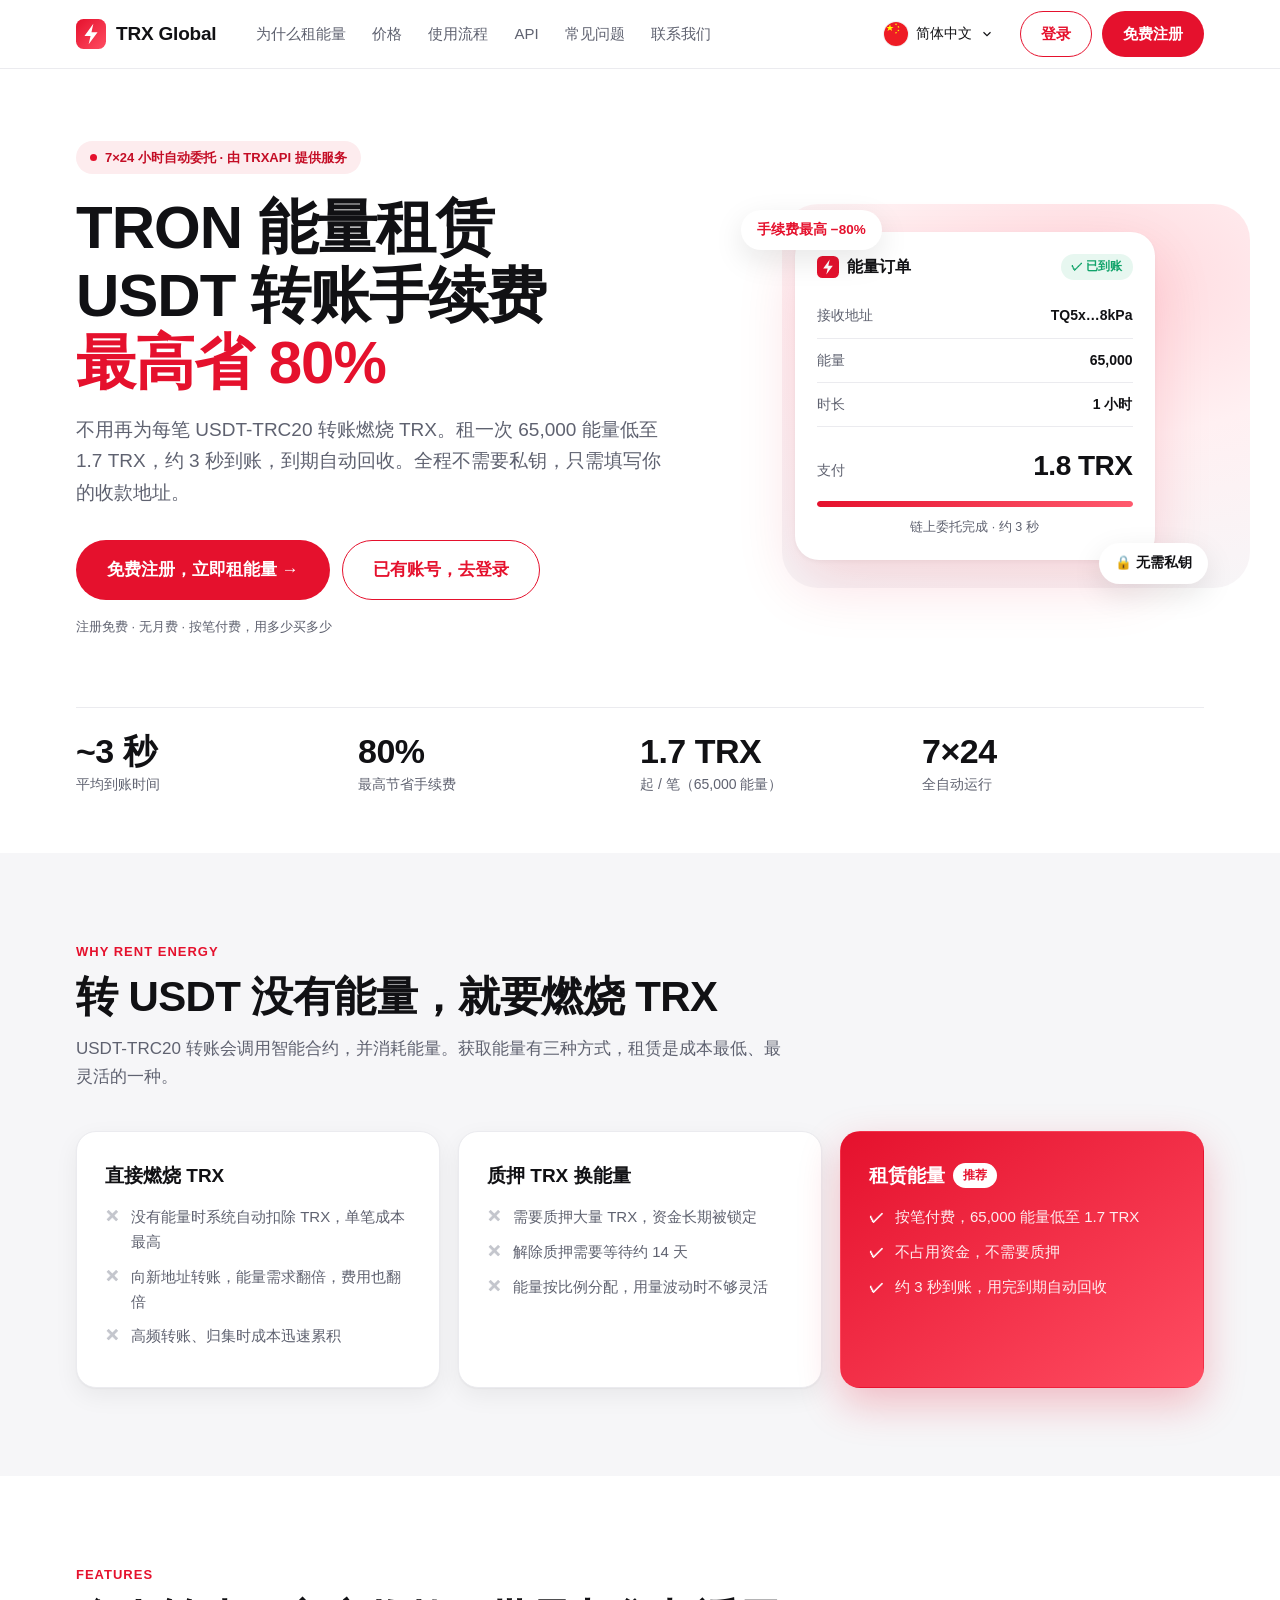
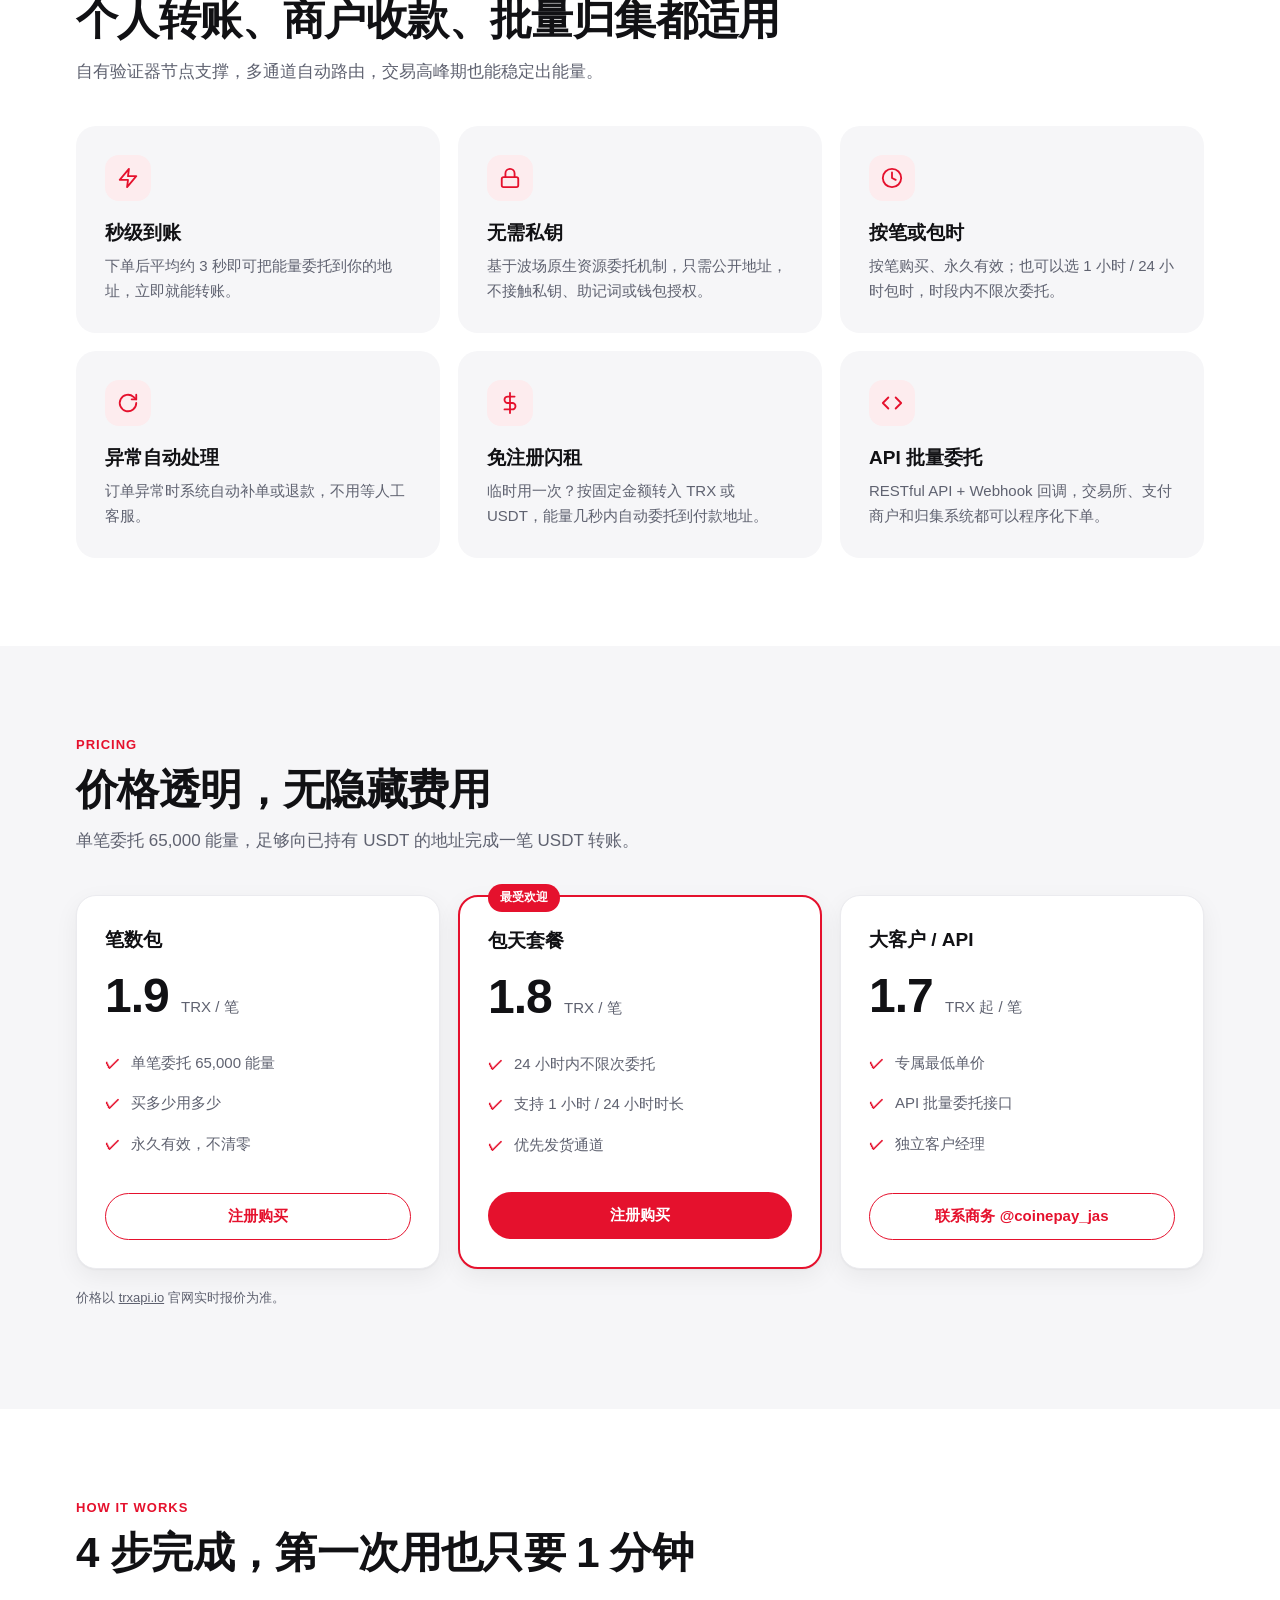
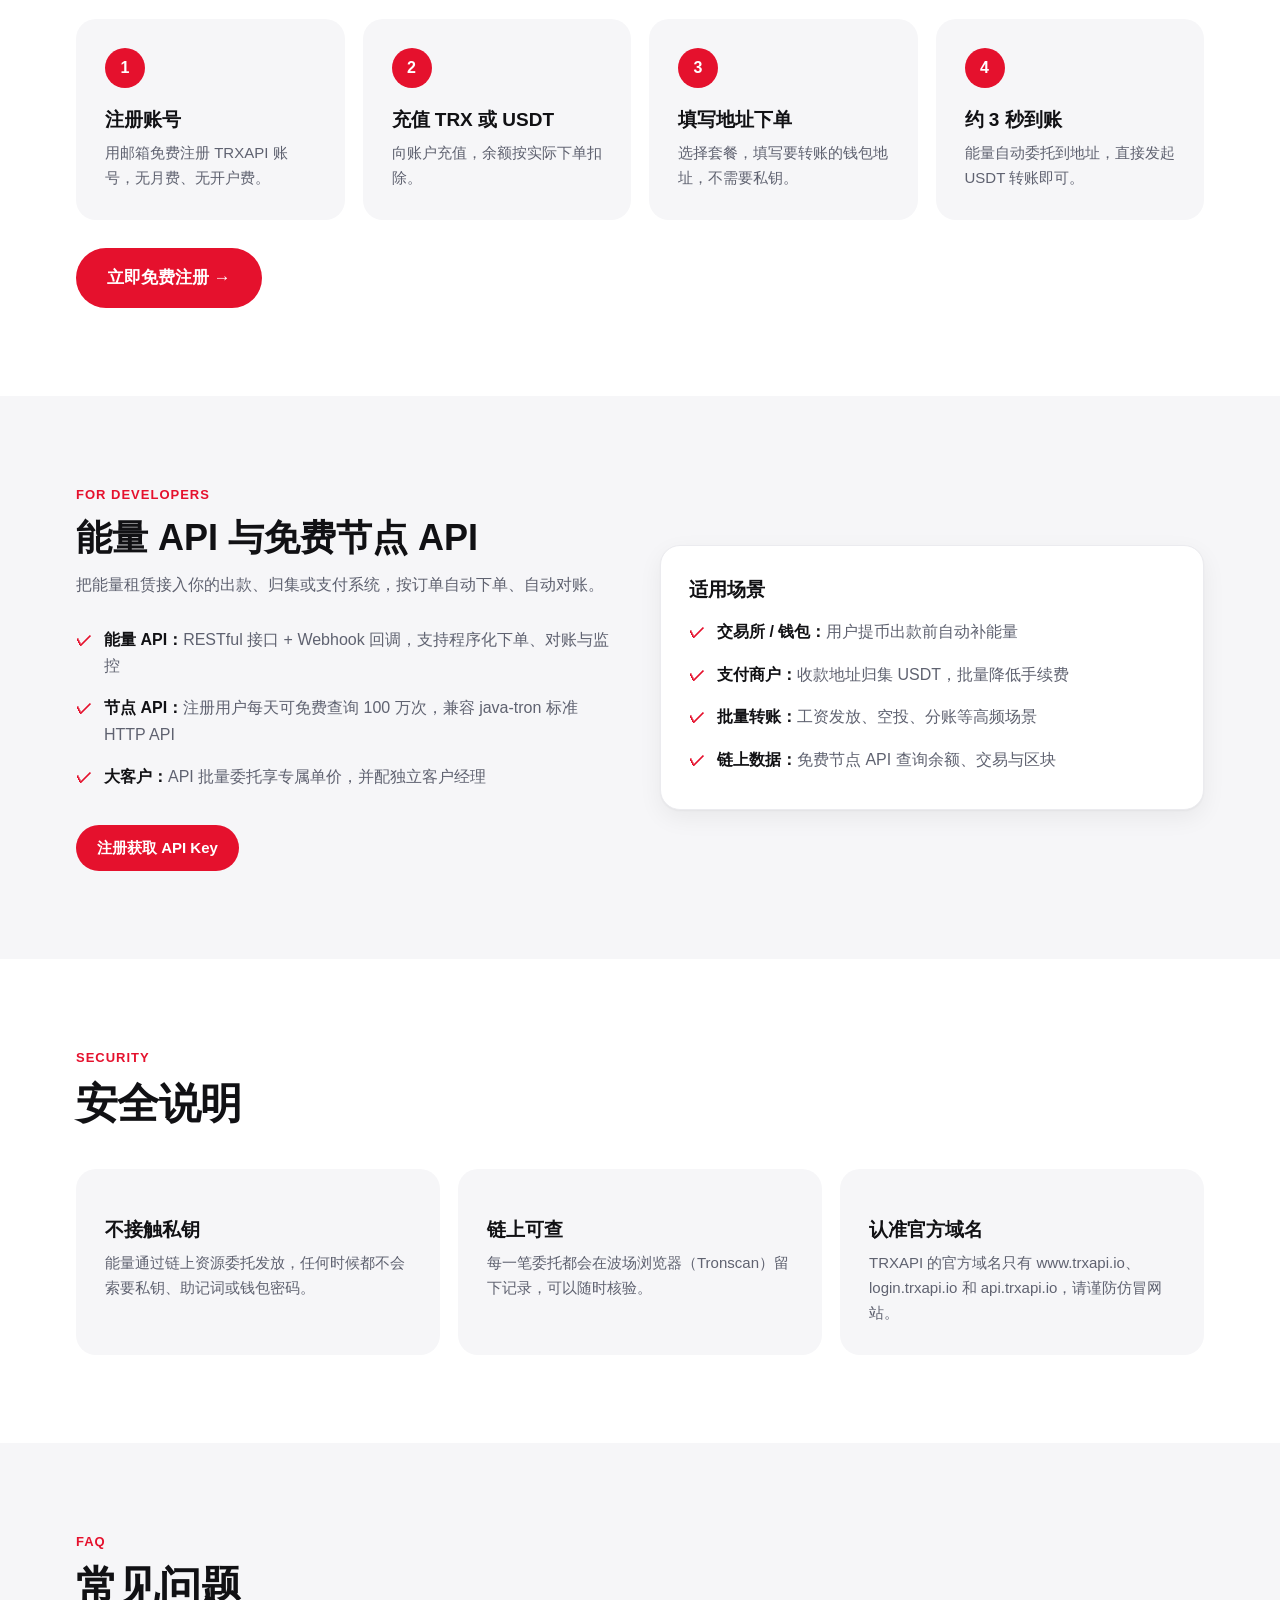
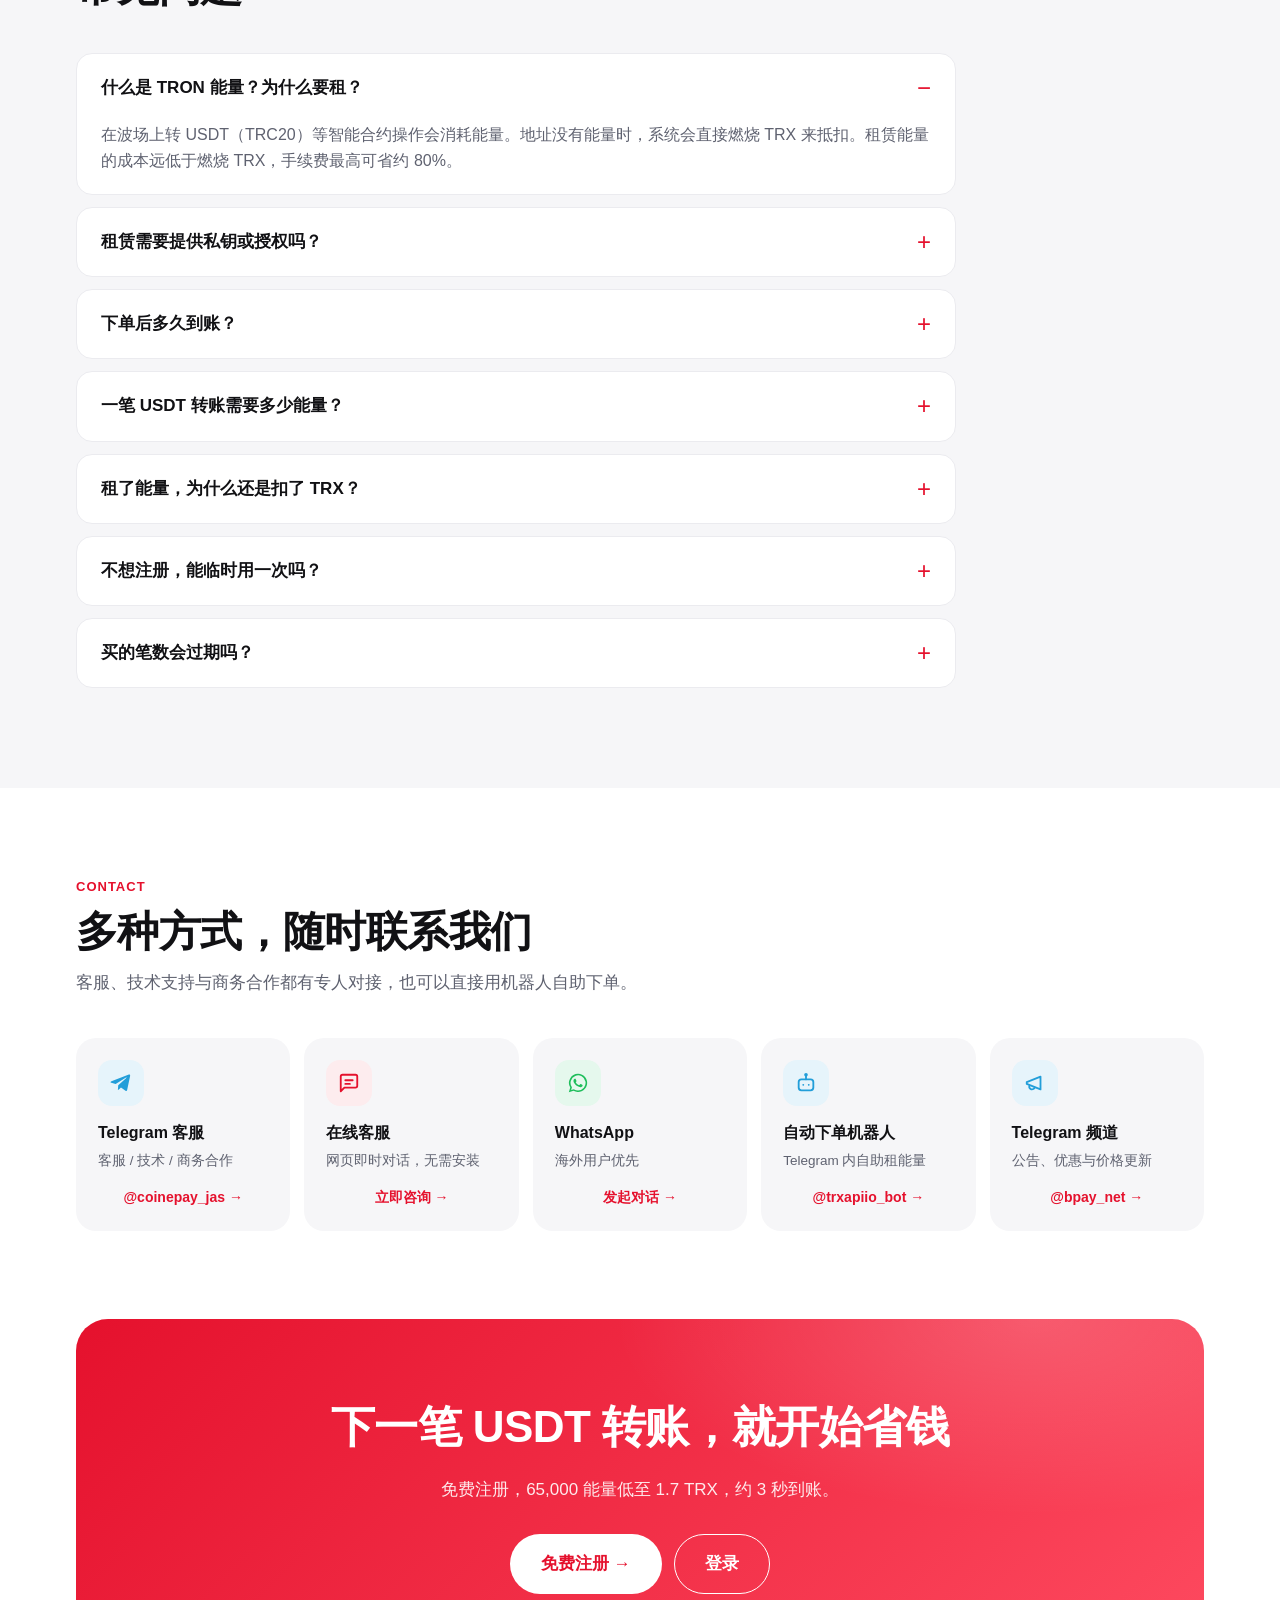
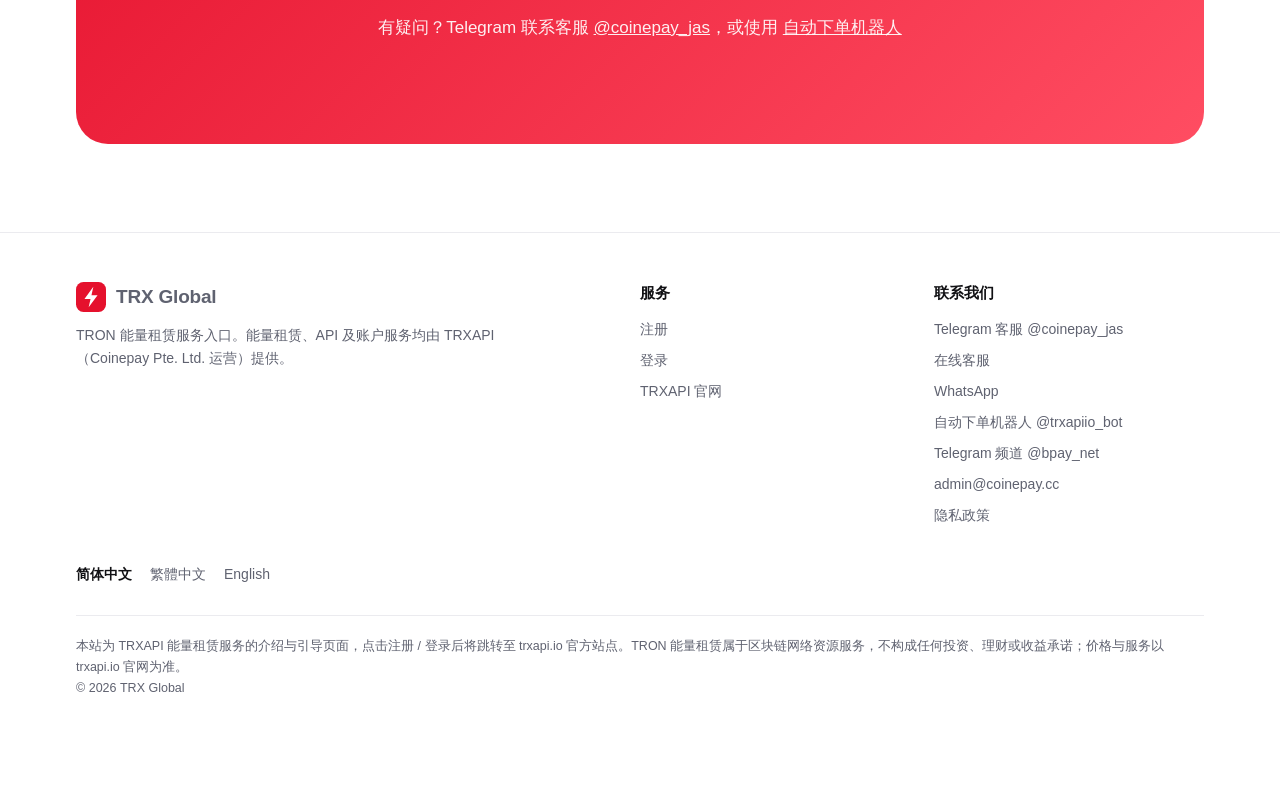
<file: index.html>
<!doctype html>
<html lang="zh-CN">
<head>
<!-- gtag -->
<!-- Google tag (gtag.js) -->
<script async src="https://www.googletagmanager.com/gtag/js?id=AW-18481729310"></script>
<script>
  window.dataLayer = window.dataLayer || [];
  function gtag(){dataLayer.push(arguments);}
  gtag('js', new Date());

  gtag('config', 'AW-18481729310');
</script>
<!-- /gtag -->
<meta charset="utf-8">
<meta name="viewport" content="width=device-width, initial-scale=1">
<title>TRON 能量租赁 · USDT 转账手续费最高省 80% | TRX Global</title>
<meta name="description" content="TRON（波场）能量租赁，65,000 能量低至 1.7 TRX/笔，约 3 秒到账，USDT-TRC20 转账手续费最高省 80%。无需私钥，支持免注册闪租与 API 批量委托。">
<meta name="keywords" content="TRON能量租赁,波场能量,TRX能量,能量租赁,USDT手续费,TRC20手续费,波场手续费,能量API">
<link rel="canonical" href="https://trxglobal.github.io/">
<link rel="alternate" hreflang="zh-CN" href="https://trxglobal.github.io/">
<link rel="alternate" hreflang="zh-Hant" href="https://trxglobal.github.io/zh-hant/">
<link rel="alternate" hreflang="en" href="https://trxglobal.github.io/en/">
<link rel="alternate" hreflang="x-default" href="https://trxglobal.github.io/en/">
<link rel="icon" href="/favicon.svg" type="image/svg+xml">
<meta name="theme-color" content="#ffffff">
<meta property="og:type" content="website">
<meta property="og:title" content="TRON 能量租赁 · USDT 转账手续费最高省 80%">
<meta property="og:description" content="65,000 能量低至 1.7 TRX/笔，约 3 秒到账，无需私钥。">
<meta property="og:url" content="https://trxglobal.github.io/">
<meta property="og:locale" content="zh_CN">
<!-- css --><style>
/* TRX Global 落地页样式：白底 + 红色品牌色，胶囊按钮、大圆角卡片；无外部依赖，保证广告落地页首屏速度 */
:root {
  --bg: #ffffff;
  --bg-2: #f6f6f8;
  --card: #ffffff;
  --line: #ebebef;
  --text: #111114;
  --muted: #5f6270;
  --accent: #e5112d;
  --accent-d: #c40d25;
  --accent-soft: #fdecee;
  --ok: #10a36a;
  --ok-soft: #e7f7f0;
  --bad: #d7263d;
  --shadow: 0 1px 2px rgba(17, 17, 20, .04), 0 8px 24px rgba(17, 17, 20, .06);
  --radius: 20px;
  --max: 1160px;
}
* { box-sizing: border-box; }
html { scroll-behavior: smooth; -webkit-text-size-adjust: 100%; }
body {
  margin: 0;
  background: var(--bg);
  color: var(--text);
  font: 16px/1.65 -apple-system, BlinkMacSystemFont, "Segoe UI", "PingFang SC", "PingFang TC", "Hiragino Sans GB", "Microsoft YaHei", "Microsoft JhengHei", "Noto Sans SC", Roboto, sans-serif;
  -webkit-font-smoothing: antialiased;
}
a { color: inherit; }
img, svg { display: block; }
.wrap { max-width: var(--max); margin: 0 auto; padding: 0 16px; }

/* 顶栏 */
.nav {
  position: sticky; top: 0; z-index: 10;
  background: rgba(255, 255, 255, .9);
  backdrop-filter: saturate(180%) blur(12px);
  -webkit-backdrop-filter: saturate(180%) blur(12px);
  border-bottom: 1px solid var(--line);
}
.nav .wrap { display: flex; align-items: center; gap: 20px; height: 68px; }
.brand { display: flex; align-items: center; gap: 10px; font-weight: 800; text-decoration: none; font-size: 19px; white-space: nowrap; letter-spacing: -.2px; }
.brand svg { width: 30px; height: 30px; }
.nav-links { display: flex; gap: 26px; margin-left: 20px; }
.nav-links a { text-decoration: none; color: var(--muted); font-size: 15px; font-weight: 500; }
.nav-links a:hover { color: var(--text); }
.nav-cta { margin-left: auto; display: flex; gap: 10px; align-items: center; }

/* 语言切换：还原 PhotonPay —— 圆形国旗 + 当前语言，悬停展开，按地区分组列出可选语言 */
.lsw { position: relative; }
.lsw-btn {
  display: flex; align-items: center; height: 44px; padding: 0 16px; border: 0; border-radius: 12px;
  background: transparent; color: var(--text); font: inherit; font-size: 14px; font-weight: 500; cursor: pointer;
  transition: background .2s;
}
.lsw.open .lsw-btn { background: rgba(229, 17, 45, .08); }
.lsw .flag { width: 24px; height: 24px; border-radius: 50%; object-fit: cover; flex: none; box-shadow: 0 0 0 1px rgba(0, 0, 0, .06); }
.lsw-btn .flag { margin-right: 8px; }
.lsw-btn .lbl { margin-right: 8px; white-space: nowrap; }
.lsw-btn svg.c { width: 14px; height: 14px; transition: transform .2s; }
.lsw.open svg.c { transform: rotate(180deg); }
/* 面板与按钮之间留 10px 透明区，鼠标移过去时不会断开悬停 */
.lsw-pop {
  position: absolute; top: 100%; left: 50%; padding-top: 10px; z-index: 30;
  visibility: hidden; opacity: 0; transform: translate(-50%, 4px); transition: opacity .2s, transform .2s, visibility .2s;
}
.lsw.open .lsw-pop { visibility: visible; opacity: 1; transform: translate(-50%, 0); }
/* 有鼠标的设备悬停即展开（同 PhotonPay）；触屏设备靠点击切换 .open */
@media (hover: hover) {
  .lsw:hover .lsw-btn { background: rgba(229, 17, 45, .08); }
  .lsw:hover svg.c { transform: rotate(180deg); }
  .lsw:hover .lsw-pop { visibility: visible; opacity: 1; transform: translate(-50%, 0); }
}
.lsw-pop ul {
  position: relative; width: 276px; margin: 0; padding: 24px; list-style: none;
  display: flex; flex-direction: column; gap: 16px;
  background: #fff; border: 1px solid #ebeef5; border-radius: 12px; box-shadow: 0 0 12px rgba(0, 0, 0, .12);
}
.lsw-pop ul::before {
  content: ""; position: absolute; top: -6px; left: calc(50% - 5px); width: 10px; height: 10px;
  background: #fff; border-left: 1px solid #ebeef5; border-top: 1px solid #ebeef5; transform: rotate(45deg);
}
.lsw-pop li {
  display: flex; align-items: center; min-height: 52px; padding: 4px 0 4px 8px; border-radius: 12px;
  cursor: pointer; transition: background .2s;
}
.lsw-pop li:hover { background: rgba(0, 0, 0, .04); }
.lsw-pop li .flag { margin-right: 8px; }
.lsw-pop .rn { padding-left: 8px; font-size: 14px; font-weight: 500; line-height: 22px; color: var(--text); }
.lsw-pop .rl { display: flex; align-items: center; white-space: nowrap; }
.lsw-pop .rl a {
  padding: 0 8px; font-size: 12px; font-weight: 500; line-height: 18px; text-decoration: none;
  color: rgba(17, 17, 20, .55); transition: color .2s;
}
.lsw-pop .rl a:hover { color: var(--text); }
.lsw-pop .rl a.on { color: var(--accent); }
.lsw-pop .rl i { width: 1px; height: 8px; background: rgba(0, 0, 0, .15); }

/* 按钮：胶囊形 */
.btn {
  display: inline-flex; align-items: center; justify-content: center; gap: 8px;
  padding: 10px 20px; border-radius: 999px; font-weight: 600; font-size: 15px;
  text-decoration: none; border: 1.5px solid transparent; cursor: pointer;
  transition: background .15s ease, border-color .15s ease, transform .15s ease;
  white-space: nowrap;
}
.btn:hover { transform: translateY(-1px); }
.btn-primary { background: var(--accent); color: #fff; }
.btn-primary:hover { background: var(--accent-d); }
.btn-ghost { border-color: var(--accent); color: var(--accent); background: #fff; }
.btn-ghost:hover { background: var(--accent-soft); }
.btn-lg { padding: 15px 30px; font-size: 17px; }

/* 首屏 */
.hero { padding: 72px 0 56px; overflow: hidden; }
.hero-grid { display: grid; grid-template-columns: 1.15fr .85fr; gap: 48px; align-items: center; }
.badge {
  display: inline-flex; align-items: center; gap: 8px; padding: 6px 14px; border-radius: 999px;
  background: var(--accent-soft); color: var(--accent-d); font-size: 13px; font-weight: 600;
}
.badge i { width: 7px; height: 7px; border-radius: 50%; background: var(--accent); }
.hero h1 { font-size: clamp(34px, 5.2vw, 60px); line-height: 1.12; margin: 20px 0 18px; letter-spacing: -1px; font-weight: 800; }
.hero h1 em { font-style: normal; color: var(--accent); }
.hero p.lead { color: var(--muted); font-size: clamp(16px, 1.8vw, 19px); max-width: 600px; margin: 0 0 32px; }
.hero-cta { display: flex; flex-wrap: wrap; gap: 12px; }
.hero-note { color: var(--muted); font-size: 13px; margin-top: 16px; }

/* 首屏插图：能量订单卡片 */
.hero-art { position: relative; padding: 28px 8px; }
.hero-art::before {
  content: ""; position: absolute; inset: 0 -10% 0 8%; border-radius: 36px;
  background: radial-gradient(120% 90% at 70% 20%, #ffd9de 0%, #fff0f2 45%, #f6f6f8 100%);
}
.mock {
  position: relative; max-width: 360px; margin: 0 auto; background: #fff; border-radius: 24px; padding: 22px;
  box-shadow: 0 2px 4px rgba(17, 17, 20, .04), 0 24px 60px rgba(229, 17, 45, .14);
}
.mock-top { display: flex; align-items: center; gap: 8px; font-weight: 700; margin-bottom: 14px; }
.mock-top .ok { margin-left: auto; font-size: 12px; font-weight: 700; color: var(--ok); background: var(--ok-soft); padding: 3px 10px; border-radius: 999px; }
.mock-top svg { width: 22px; height: 22px; }
.mock-row { display: flex; justify-content: space-between; padding: 10px 0; border-bottom: 1px solid var(--line); font-size: 14px; }
.mock-row span { color: var(--muted); }
.mock-row b { font-weight: 600; font-variant-numeric: tabular-nums; }
.mock-price { display: flex; justify-content: space-between; align-items: baseline; padding: 16px 0 12px; }
.mock-price span { color: var(--muted); font-size: 14px; }
.mock-price b { font-size: 28px; font-weight: 800; letter-spacing: -.5px; }
.mock-bar { height: 6px; border-radius: 999px; background: var(--bg-2); overflow: hidden; }
.mock-bar i { display: block; height: 100%; width: 100%; border-radius: inherit; background: linear-gradient(90deg, var(--accent), #ff5a6e); }
.mock-foot { margin-top: 10px; font-size: 12.5px; color: var(--muted); text-align: center; }
.chip {
  position: absolute; background: #fff; border-radius: 999px; padding: 9px 16px; font-size: 13.5px; font-weight: 700;
  box-shadow: 0 10px 30px rgba(17, 17, 20, .1); white-space: nowrap;
}
.chip-a { top: 6px; left: -4px; color: var(--accent); }
.chip-b { bottom: 4px; right: -4px; }

.stats { display: grid; grid-template-columns: repeat(4, 1fr); gap: 0; margin-top: 56px; border-top: 1px solid var(--line); }
.stat { padding: 24px 20px 0 0; }
.stat b { display: block; font-size: 34px; line-height: 1.15; font-weight: 800; letter-spacing: -.5px; }
.stat span { color: var(--muted); font-size: 14px; }

/* 通用区块 */
section { padding: 88px 0; }
section.alt { background: var(--bg-2); }
.sec-head { max-width: 720px; margin-bottom: 40px; }
.sec-head h2 { font-size: clamp(28px, 3.6vw, 42px); line-height: 1.2; margin: 0 0 12px; font-weight: 800; letter-spacing: -.6px; }
.sec-head p { color: var(--muted); margin: 0; font-size: 17px; }
.kicker { color: var(--accent); font-weight: 700; font-size: 13px; letter-spacing: 1px; text-transform: uppercase; margin-bottom: 10px; }

.grid { display: grid; gap: 18px; }
.g3 { grid-template-columns: repeat(3, 1fr); }
.g2 { grid-template-columns: repeat(2, 1fr); }
.card { background: var(--card); border: 1px solid var(--line); border-radius: var(--radius); padding: 28px; box-shadow: var(--shadow); }
section:not(.alt) .card { box-shadow: none; background: var(--bg-2); border-color: transparent; }
.card h3 { margin: 16px 0 6px; font-size: 19px; font-weight: 700; }
.card p { margin: 0; color: var(--muted); font-size: 15px; }
.ico { width: 46px; height: 46px; border-radius: 14px; display: grid; place-items: center; background: var(--accent-soft); color: var(--accent); }
.ico svg { width: 22px; height: 22px; }

/* 对比 */
.compare .card h3 { margin-top: 0; display: flex; align-items: center; gap: 8px; }
.compare ul { list-style: none; padding: 0; margin: 14px 0 0; }
.compare li { position: relative; padding-left: 26px; color: var(--muted); font-size: 15px; margin: 10px 0; }
.compare li::before { position: absolute; left: 0; top: 0; font-weight: 700; }
.compare .bad li::before { content: "✕"; color: #c4c6cd; }
.compare .good { background: linear-gradient(145deg, var(--accent), #ff4d62); color: #fff; border-color: transparent; box-shadow: 0 16px 40px rgba(229, 17, 45, .25); }
.compare .good li { color: rgba(255, 255, 255, .92); }
.compare .good li::before { content: "✓"; color: #fff; }
.compare .good .tag { background: #fff; color: var(--accent); }
.tag { display: inline-block; font-size: 12px; font-weight: 700; padding: 3px 10px; border-radius: 999px; background: var(--accent); color: #fff; }

/* 价格 */
.price { display: flex; flex-direction: column; }
.price.hot { border: 2px solid var(--accent); position: relative; }
.price .ribbon { position: absolute; top: -13px; left: 28px; background: var(--accent); color: #fff; font-size: 12px; font-weight: 700; padding: 4px 12px; border-radius: 999px; }
.price h3 { margin: 0; }
.price .amt { font-size: 48px; font-weight: 800; margin: 14px 0 2px; line-height: 1.1; letter-spacing: -1px; }
.price .amt small { font-size: 15px; color: var(--muted); font-weight: 500; letter-spacing: 0; }
.price ul { list-style: none; padding: 0; margin: 18px 0 26px; flex: 1; }
.price li { padding: 8px 0 8px 26px; position: relative; color: var(--muted); font-size: 15px; }
.price li::before { content: "✓"; position: absolute; left: 0; color: var(--accent); font-weight: 700; }
.price .btn { width: 100%; }
.fine { color: var(--muted); font-size: 13px; margin-top: 18px; }

/* 步骤 */
.steps { counter-reset: s; grid-template-columns: repeat(4, 1fr); }
.step::before {
  counter-increment: s; content: counter(s);
  display: grid; place-items: center; width: 40px; height: 40px; border-radius: 50%;
  background: var(--accent); color: #fff; font-weight: 800;
}

/* 开发者 */
.checks { list-style: none; padding: 0; margin: 0 0 26px; }
.checks li { padding: 8px 0 8px 28px; position: relative; color: var(--muted); }
.checks li::before { content: "✓"; position: absolute; left: 0; color: var(--accent); font-weight: 700; }
.checks b { color: var(--text); }

/* FAQ */
.faq { max-width: 880px; }
.faq details { background: #fff; border: 1px solid var(--line); border-radius: 16px; margin-bottom: 12px; }
.faq summary { cursor: pointer; list-style: none; padding: 20px 56px 20px 24px; font-weight: 600; font-size: 17px; position: relative; }
.faq summary::-webkit-details-marker { display: none; }
.faq summary::after { content: "+"; position: absolute; right: 24px; top: 50%; transform: translateY(-50%); color: var(--accent); font-size: 24px; font-weight: 400; }
.faq details[open] summary::after { content: "−"; }
.faq details p { margin: 0; padding: 0 24px 20px; color: var(--muted); }

/* 底部 CTA：红色块收尾 */
.final { text-align: center; }
.final .box {
  border-radius: 32px; padding: 72px 24px; color: #fff;
  background: radial-gradient(600px 280px at 85% 0%, rgba(255, 255, 255, .18), transparent 70%), linear-gradient(135deg, var(--accent), #ff4d62);
}
.final h2 { font-size: clamp(28px, 4vw, 44px); margin: 0 0 12px; font-weight: 800; letter-spacing: -.6px; }
.final p { color: rgba(255, 255, 255, .9); margin: 0 0 30px; font-size: 17px; }
.final .hero-cta { justify-content: center; }
.final .btn-primary { background: #fff; color: var(--accent); }
.final .btn-primary:hover { background: #fff5f6; }
.final .btn-ghost { border-color: #fff; color: #fff; background: transparent; }
.final .btn-ghost:hover { background: rgba(255, 255, 255, .14); }
.final .hero-note, .final .hero-note a { color: rgba(255, 255, 255, .92) !important; }

/* 页脚 */
footer { border-top: 1px solid var(--line); padding: 48px 0 96px; color: var(--muted); font-size: 14px; }
footer .cols { display: grid; grid-template-columns: 2fr 1fr 1fr; gap: 24px; }
footer h4 { color: var(--text); margin: 0 0 12px; font-size: 15px; }
footer ul { list-style: none; padding: 0; margin: 0; }
footer li { margin: 8px 0; }
footer a { text-decoration: none; }
footer a:hover { color: var(--text); }
footer .legal { margin-top: 28px; padding-top: 20px; border-top: 1px solid var(--line); font-size: 12.5px; line-height: 1.7; }
.flangs { display: flex; flex-wrap: wrap; gap: 6px 18px; margin-top: 28px; }
.flangs a[aria-current] { color: var(--text); font-weight: 600; }

/* 移动端底部常驻按钮 */
.mbar { display: none; }

/* 文档页（隐私政策） */
.doc { max-width: 820px; padding: 56px 16px 40px; }
.doc h1 { font-size: 36px; margin: 0 0 8px; font-weight: 800; letter-spacing: -.5px; }
.doc h2 { font-size: 20px; margin: 32px 0 8px; }
.doc p, .doc li { color: var(--muted); }
.doc a { color: var(--accent); }

@media (max-width: 960px) {
  .hero-grid { grid-template-columns: 1fr; gap: 32px; }
  .hero-art { max-width: 460px; }
  .g3, .steps { grid-template-columns: 1fr 1fr; }
  .stats { grid-template-columns: 1fr 1fr; }
  .nav-links { display: none; }
}
@media (max-width: 640px) {
  .g3, .g2, .steps { grid-template-columns: 1fr; }
  .hero { padding: 40px 0 32px; }
  section { padding: 60px 0; }
  .nav .btn-ghost { display: none; }
  .nav-cta { gap: 4px; }
  .lsw-btn { padding: 0 10px; }
  .lsw-btn .lbl { display: none; }
  .lsw-pop, .lsw.open .lsw-pop, .lsw:hover .lsw-pop { position: fixed; top: 68px; left: 16px; right: 16px; padding-top: 6px; transform: none; }
  .lsw-pop ul { width: auto; }
  .lsw-pop ul::before { display: none; }
  .hero-cta .btn { flex: 1 1 100%; }
  .hero-art::before { inset: 0 -16px; border-radius: 24px; }
  .chip-a { left: 4px; }
  .chip-b { right: 4px; }
  .stats { margin-top: 36px; }
  .final .box { border-radius: 24px; padding: 52px 20px; }
  footer .cols { grid-template-columns: 1fr; }
  .mbar {
    display: flex; gap: 10px; position: fixed; left: 0; right: 0; bottom: 0; z-index: 20;
    padding: 10px 16px calc(10px + env(safe-area-inset-bottom));
    background: rgba(255, 255, 255, .96); border-top: 1px solid var(--line);
  }
  .mbar .btn { flex: 1; }
}
@media (prefers-reduced-motion: reduce) {
  html { scroll-behavior: auto; }
  .btn { transition: none; }
}

/* 联系方式 */
.contacts { display: grid; grid-template-columns: repeat(5, 1fr); gap: 14px; }
.contact {
  display: flex; flex-direction: column; gap: 4px; padding: 22px; border-radius: var(--radius);
  background: var(--bg-2); text-decoration: none; transition: background .15s ease, transform .15s ease, box-shadow .15s ease;
}
.contact:hover { background: #fff; box-shadow: var(--shadow); transform: translateY(-2px); }
.contact .ico { margin-bottom: 10px; }
.contact.tg .ico { background: #e6f4fb; color: #229ed9; }
.contact.wa .ico { background: #e5f8ed; color: #1ebe5b; }
.contact b { font-size: 16px; }
.contact span:not(.ico) { color: var(--muted); font-size: 13.5px; flex: 1; }
.contact em { font-style: normal; font-weight: 600; font-size: 14px; color: var(--accent); margin-top: 10px; word-break: break-all; }
.hero h1 em { white-space: nowrap; }
@media (max-width: 1100px) { .contacts { grid-template-columns: repeat(3, 1fr); } }
@media (max-width: 640px) { .contacts { grid-template-columns: 1fr 1fr; } }

/* 窄屏适配：网格子项允许收缩，长按钮文字可换行，避免撑出横向滚动 */
.grid > * { min-width: 0; }
.price .btn, .contact em { white-space: normal; text-align: center; }
@media (max-width: 640px) {
  .price .amt { font-size: 40px; }
  .card { padding: 22px; }
}
/* 小屏手机（iPhone SE / 小尺寸安卓）：底部常驻栏已有注册按钮，顶栏只保留 logo 与语言切换 */
@media (max-width: 380px) {
  .nav .btn-primary { display: none; }
  .brand { font-size: 17px; gap: 8px; }
  .brand svg { width: 26px; height: 26px; }
  .hero h1 { font-size: 30px; }
  .stat b { font-size: 28px; }
  .contacts { grid-template-columns: 1fr; }
}
</style><!-- /css -->
<script type="application/ld+json">
{
  "@context": "https://schema.org",
  "@type": "FAQPage",
  "mainEntity": [
    {"@type": "Question", "name": "什么是 TRON 能量？为什么要租？", "acceptedAnswer": {"@type": "Answer", "text": "在波场上转 USDT（TRC20）等智能合约操作会消耗能量。地址没有能量时，系统会直接燃烧 TRX 来抵扣。租赁能量的成本远低于燃烧 TRX，手续费最高可省约 80%。"}},
    {"@type": "Question", "name": "租赁需要提供私钥或授权吗？", "acceptedAnswer": {"@type": "Answer", "text": "不需要。能量通过波场原生的资源委托机制发送到你的地址，只需提供公开的收款地址，全程不涉及私钥、助记词或钱包授权。"}},
    {"@type": "Question", "name": "下单后多久到账？", "acceptedAnswer": {"@type": "Answer", "text": "系统 7×24 小时全自动处理，平均约 3 秒完成委托，异常订单会自动补单或退款。"}},
    {"@type": "Question", "name": "一笔 USDT 转账需要多少能量？", "acceptedAnswer": {"@type": "Answer", "text": "向已持有 USDT 的地址转账约需 65,000 能量；向从未持有 USDT 的新地址转账约需 130,000 能量，即两笔的量。"}}
  ]
}
</script>
</head>
<body>

<header class="nav">
  <div class="wrap">
    <a class="brand" href="/" aria-label="TRX Global 首页">
      <svg viewBox="0 0 32 32" aria-hidden="true"><defs><linearGradient id="lg" x1="0" y1="0" x2="1" y2="1"><stop offset="0" stop-color="#e5112d"/><stop offset="1" stop-color="#ff4d62"/></linearGradient></defs><rect width="32" height="32" rx="8" fill="url(#lg)"/><path d="M18.5 5 9 18h6.5L13.5 27 23 14h-6.5z" fill="#fff"/></svg>
      TRX Global
    </a>
    <nav class="nav-links" aria-label="页面导航">
      <a href="#why">为什么租能量</a>
      <a href="#pricing">价格</a>
      <a href="#how">使用流程</a>
      <a href="#api">API</a>
      <a href="#faq">常见问题</a>
      <a href="#contact">联系我们</a>
    </nav>
    <div class="nav-cta">
      <!-- lsw --><div class="lsw" data-lang="zh-CN"><button class="lsw-btn" type="button" aria-haspopup="true" aria-expanded="false" aria-label="切换语言"><img class="flag" src="/assets/flags/cn.svg" alt="" width="24" height="24"><span class="lbl">简体中文</span><svg class="c" viewBox="0 0 24 24" fill="none" stroke="currentColor" stroke-width="2" aria-hidden="true"><path d="m6 9 6 6 6-6"/></svg></button><div class="lsw-pop"><ul><li data-region="hk"><img class="flag" src="/assets/flags/hk.svg" alt="" width="24" height="24"><div><div class="rn">Hong Kong SAR</div><div class="rl"><a href="/en/" hreflang="en" lang="en" data-region="hk">English</a><i></i><a href="/" hreflang="zh-CN" lang="zh-CN" data-region="hk">简体中文</a><i></i><a href="/zh-hant/" hreflang="zh-Hant" lang="zh-Hant" data-region="hk">繁體中文</a></div></div></li><li data-region="us"><img class="flag" src="/assets/flags/us.svg" alt="" width="24" height="24"><div><div class="rn">United States</div><div class="rl"><a href="/en/" hreflang="en" lang="en" data-region="us">English</a></div></div></li><li data-region="cn"><img class="flag" src="/assets/flags/cn.svg" alt="" width="24" height="24"><div><div class="rn">Chinese Mainland</div><div class="rl"><a href="/" hreflang="zh-CN" lang="zh-CN" data-region="cn" class="on" aria-current="page">简体中文</a></div></div></li></ul></div></div><!-- /lsw -->
      <a class="btn btn-ghost" href="https://login.trxapi.io/login" data-out="login">登录</a>
      <a class="btn btn-primary" href="https://login.trxapi.io/register" data-out="register">免费注册</a>
    </div>
  </div>
</header>

<main>
  <section class="hero">
    <div class="wrap">
      <div class="hero-grid">
        <div>
        <span class="badge"><i></i>7×24 小时自动委托 · 由 TRXAPI 提供服务</span>
        <h1>TRON 能量租赁<br>USDT 转账手续费<em>最高省 80%</em></h1>
        <p class="lead">不用再为每笔 USDT-TRC20 转账燃烧 TRX。租一次 65,000 能量低至 1.7 TRX，约 3 秒到账，到期自动回收。全程不需要私钥，只需填写你的收款地址。</p>
        <div class="hero-cta">
          <a class="btn btn-primary btn-lg" href="https://login.trxapi.io/register" data-out="register">免费注册，立即租能量 →</a>
          <a class="btn btn-ghost btn-lg" href="https://login.trxapi.io/login" data-out="login">已有账号，去登录</a>
        </div>
        <p class="hero-note">注册免费 · 无月费 · 按笔付费，用多少买多少</p>
        </div>
      <div class="hero-art" aria-hidden="true">
        <div class="mock">
          <div class="mock-top"><svg viewBox="0 0 32 32"><rect width="32" height="32" rx="8" fill="#e5112d"/><path d="M18.5 5 9 18h6.5L13.5 27 23 14h-6.5z" fill="#fff"/></svg>能量订单<span class="ok">✓ 已到账</span></div>
          <div class="mock-row"><span>接收地址</span><b>TQ5x…8kPa</b></div>
          <div class="mock-row"><span>能量</span><b>65,000</b></div>
          <div class="mock-row"><span>时长</span><b>1 小时</b></div>
          <div class="mock-price"><span>支付</span><b>1.8 TRX</b></div>
          <div class="mock-bar"><i></i></div>
          <div class="mock-foot">链上委托完成 · 约 3 秒</div>
        </div>
        <div class="chip chip-a">手续费最高 −80%</div>
        <div class="chip chip-b">🔒 无需私钥</div>
      </div>
      </div>
      <div class="stats">
        <div class="stat"><b>~3 秒</b><span>平均到账时间</span></div>
        <div class="stat"><b>80%</b><span>最高节省手续费</span></div>
        <div class="stat"><b>1.7 TRX</b><span>起 / 笔（65,000 能量）</span></div>
        <div class="stat"><b>7×24</b><span>全自动运行</span></div>
      </div>
    </div>
  </section>

  <section id="why" class="alt">
    <div class="wrap">
      <div class="sec-head">
        <div class="kicker">Why rent energy</div>
        <h2>转 USDT 没有能量，就要燃烧 TRX</h2>
        <p>USDT-TRC20 转账会调用智能合约，并消耗能量。获取能量有三种方式，租赁是成本最低、最灵活的一种。</p>
      </div>
      <div class="grid g3 compare">
        <div class="card bad">
          <h3>直接燃烧 TRX</h3>
          <ul>
            <li>没有能量时系统自动扣除 TRX，单笔成本最高</li>
            <li>向新地址转账，能量需求翻倍，费用也翻倍</li>
            <li>高频转账、归集时成本迅速累积</li>
          </ul>
        </div>
        <div class="card bad">
          <h3>质押 TRX 换能量</h3>
          <ul>
            <li>需要质押大量 TRX，资金长期被锁定</li>
            <li>解除质押需要等待约 14 天</li>
            <li>能量按比例分配，用量波动时不够灵活</li>
          </ul>
        </div>
        <div class="card good">
          <h3>租赁能量 <span class="tag">推荐</span></h3>
          <ul>
            <li>按笔付费，65,000 能量低至 1.7 TRX</li>
            <li>不占用资金，不需要质押</li>
            <li>约 3 秒到账，用完到期自动回收</li>
          </ul>
        </div>
      </div>
    </div>
  </section>

  <section id="features">
    <div class="wrap">
      <div class="sec-head">
        <div class="kicker">Features</div>
        <h2>个人转账、商户收款、批量归集都适用</h2>
        <p>自有验证器节点支撑，多通道自动路由，交易高峰期也能稳定出能量。</p>
      </div>
      <div class="grid g3">
        <div class="card">
          <div class="ico"><svg viewBox="0 0 24 24" fill="none" stroke="currentColor" stroke-width="2" stroke-linecap="round" stroke-linejoin="round"><path d="M13 2 3 14h9l-1 8 10-12h-9l1-8z"/></svg></div>
          <h3>秒级到账</h3>
          <p>下单后平均约 3 秒即可把能量委托到你的地址，立即就能转账。</p>
        </div>
        <div class="card">
          <div class="ico"><svg viewBox="0 0 24 24" fill="none" stroke="currentColor" stroke-width="2" stroke-linecap="round" stroke-linejoin="round"><rect x="3" y="11" width="18" height="11" rx="2"/><path d="M7 11V7a5 5 0 0 1 10 0v4"/></svg></div>
          <h3>无需私钥</h3>
          <p>基于波场原生资源委托机制，只需公开地址，不接触私钥、助记词或钱包授权。</p>
        </div>
        <div class="card">
          <div class="ico"><svg viewBox="0 0 24 24" fill="none" stroke="currentColor" stroke-width="2" stroke-linecap="round" stroke-linejoin="round"><circle cx="12" cy="12" r="10"/><path d="M12 6v6l4 2"/></svg></div>
          <h3>按笔或包时</h3>
          <p>按笔购买、永久有效；也可以选 1 小时 / 24 小时包时，时段内不限次委托。</p>
        </div>
        <div class="card">
          <div class="ico"><svg viewBox="0 0 24 24" fill="none" stroke="currentColor" stroke-width="2" stroke-linecap="round" stroke-linejoin="round"><path d="M21 12a9 9 0 1 1-3-6.7L21 8"/><path d="M21 3v5h-5"/></svg></div>
          <h3>异常自动处理</h3>
          <p>订单异常时系统自动补单或退款，不用等人工客服。</p>
        </div>
        <div class="card">
          <div class="ico"><svg viewBox="0 0 24 24" fill="none" stroke="currentColor" stroke-width="2" stroke-linecap="round" stroke-linejoin="round"><path d="M12 1v22"/><path d="M17 5H9.5a3.5 3.5 0 0 0 0 7h5a3.5 3.5 0 0 1 0 7H6"/></svg></div>
          <h3>免注册闪租</h3>
          <p>临时用一次？按固定金额转入 TRX 或 USDT，能量几秒内自动委托到付款地址。</p>
        </div>
        <div class="card">
          <div class="ico"><svg viewBox="0 0 24 24" fill="none" stroke="currentColor" stroke-width="2" stroke-linecap="round" stroke-linejoin="round"><path d="m16 18 6-6-6-6"/><path d="m8 6-6 6 6 6"/></svg></div>
          <h3>API 批量委托</h3>
          <p>RESTful API + Webhook 回调，交易所、支付商户和归集系统都可以程序化下单。</p>
        </div>
      </div>
    </div>
  </section>

  <section id="pricing" class="alt">
    <div class="wrap">
      <div class="sec-head">
        <div class="kicker">Pricing</div>
        <h2>价格透明，无隐藏费用</h2>
        <p>单笔委托 65,000 能量，足够向已持有 USDT 的地址完成一笔 USDT 转账。</p>
      </div>
      <div class="grid g3">
        <div class="card price">
          <h3>笔数包</h3>
          <div class="amt">1.9 <small>TRX / 笔</small></div>
          <ul>
            <li>单笔委托 65,000 能量</li>
            <li>买多少用多少</li>
            <li>永久有效，不清零</li>
          </ul>
          <a class="btn btn-ghost" href="https://login.trxapi.io/register" data-out="register">注册购买</a>
        </div>
        <div class="card price hot">
          <span class="ribbon">最受欢迎</span>
          <h3>包天套餐</h3>
          <div class="amt">1.8 <small>TRX / 笔</small></div>
          <ul>
            <li>24 小时内不限次委托</li>
            <li>支持 1 小时 / 24 小时时长</li>
            <li>优先发货通道</li>
          </ul>
          <a class="btn btn-primary" href="https://login.trxapi.io/register" data-out="register">注册购买</a>
        </div>
        <div class="card price">
          <h3>大客户 / API</h3>
          <div class="amt">1.7 <small>TRX 起 / 笔</small></div>
          <ul>
            <li>专属最低单价</li>
            <li>API 批量委托接口</li>
            <li>独立客户经理</li>
          </ul>
          <a class="btn btn-ghost" href="https://t.me/coinepay_jas" rel="noopener" target="_blank">联系商务 @coinepay_jas</a>
        </div>
      </div>
      <p class="fine">价格以 <a href="https://www.trxapi.io/" data-out="home">trxapi.io</a> 官网实时报价为准。</p>
    </div>
  </section>

  <section id="how">
    <div class="wrap">
      <div class="sec-head">
        <div class="kicker">How it works</div>
        <h2>4 步完成，第一次用也只要 1 分钟</h2>
      </div>
      <div class="grid steps">
        <div class="card step">
          <h3>注册账号</h3>
          <p>用邮箱免费注册 TRXAPI 账号，无月费、无开户费。</p>
        </div>
        <div class="card step">
          <h3>充值 TRX 或 USDT</h3>
          <p>向账户充值，余额按实际下单扣除。</p>
        </div>
        <div class="card step">
          <h3>填写地址下单</h3>
          <p>选择套餐，填写要转账的钱包地址，不需要私钥。</p>
        </div>
        <div class="card step">
          <h3>约 3 秒到账</h3>
          <p>能量自动委托到地址，直接发起 USDT 转账即可。</p>
        </div>
      </div>
      <div class="hero-cta" style="margin-top:28px">
        <a class="btn btn-primary btn-lg" href="https://login.trxapi.io/register" data-out="register">立即免费注册 →</a>
      </div>
    </div>
  </section>

  <section id="api" class="alt">
    <div class="wrap grid g2" style="align-items:center;gap:40px">
      <div>
        <div class="kicker">For developers</div>
        <h2 style="font-size:clamp(26px,3.4vw,36px);line-height:1.25;margin:0 0 12px">能量 API 与免费节点 API</h2>
        <p style="color:var(--muted);margin:0 0 20px">把能量租赁接入你的出款、归集或支付系统，按订单自动下单、自动对账。</p>
        <ul class="checks">
          <li><b>能量 API：</b>RESTful 接口 + Webhook 回调，支持程序化下单、对账与监控</li>
          <li><b>节点 API：</b>注册用户每天可免费查询 100 万次，兼容 java-tron 标准 HTTP API</li>
          <li><b>大客户：</b>API 批量委托享专属单价，并配独立客户经理</li>
        </ul>
        <a class="btn btn-primary" href="https://login.trxapi.io/register" data-out="register">注册获取 API Key</a>
      </div>
      <div class="card">
        <h3 style="margin-top:0">适用场景</h3>
        <ul class="checks" style="margin:0">
          <li><b>交易所 / 钱包：</b>用户提币出款前自动补能量</li>
          <li><b>支付商户：</b>收款地址归集 USDT，批量降低手续费</li>
          <li><b>批量转账：</b>工资发放、空投、分账等高频场景</li>
          <li><b>链上数据：</b>免费节点 API 查询余额、交易与区块</li>
        </ul>
      </div>
    </div>
  </section>

  <section id="security">
    <div class="wrap">
      <div class="sec-head">
        <div class="kicker">Security</div>
        <h2>安全说明</h2>
      </div>
      <div class="grid g3">
        <div class="card">
          <h3>不接触私钥</h3>
          <p>能量通过链上资源委托发放，任何时候都不会索要私钥、助记词或钱包密码。</p>
        </div>
        <div class="card">
          <h3>链上可查</h3>
          <p>每一笔委托都会在波场浏览器（Tronscan）留下记录，可以随时核验。</p>
        </div>
        <div class="card">
          <h3>认准官方域名</h3>
          <p>TRXAPI 的官方域名只有 www.trxapi.io、login.trxapi.io 和 api.trxapi.io，请谨防仿冒网站。</p>
        </div>
      </div>
    </div>
  </section>

  <section id="faq" class="alt">
    <div class="wrap">
      <div class="sec-head">
        <div class="kicker">FAQ</div>
        <h2>常见问题</h2>
      </div>
      <div class="faq">
        <details open>
          <summary>什么是 TRON 能量？为什么要租？</summary>
          <p>在波场上转 USDT（TRC20）等智能合约操作会消耗能量。地址没有能量时，系统会直接燃烧 TRX 来抵扣。租赁能量的成本远低于燃烧 TRX，手续费最高可省约 80%。</p>
        </details>
        <details>
          <summary>租赁需要提供私钥或授权吗？</summary>
          <p>不需要。能量通过波场原生的资源委托机制发送到你的地址，只需提供公开的收款地址，全程不涉及私钥、助记词或钱包授权。</p>
        </details>
        <details>
          <summary>下单后多久到账？</summary>
          <p>系统 7×24 小时全自动处理，平均约 3 秒完成委托，异常订单会自动补单或退款。</p>
        </details>
        <details>
          <summary>一笔 USDT 转账需要多少能量？</summary>
          <p>向已持有 USDT 的地址转账约需 65,000 能量（1 笔）；向从未持有 USDT 的新地址转账约需 130,000 能量，即两笔的量。</p>
        </details>
        <details>
          <summary>租了能量，为什么还是扣了 TRX？</summary>
          <p>常见原因有两个：一是收款地址从未持有 USDT，所需能量翻倍，一笔不够；二是带宽不足，每个地址每天有免费带宽，用完后转账会少量燃烧 TRX 支付带宽费用。</p>
        </details>
        <details>
          <summary>不想注册，能临时用一次吗？</summary>
          <p>可以使用免注册闪租：按固定金额转入 TRX 或 USDT（TRC20），能量会在几秒内自动委托到你的付款地址。注册账号后可享受更低单价和订单记录。</p>
        </details>
        <details>
          <summary>买的笔数会过期吗？</summary>
          <p>笔数包永久有效、不清零；包时套餐在所选时长（1 小时或 24 小时）内不限次委托。</p>
        </details>
      </div>
    </div>
  </section>

  <section id="contact">
    <div class="wrap">
      <div class="sec-head">
        <div class="kicker">Contact</div>
        <h2>多种方式，随时联系我们</h2>
        <p>客服、技术支持与商务合作都有专人对接，也可以直接用机器人自助下单。</p>
      </div>
      <div class="contacts">
        <a class="contact tg" href="https://t.me/coinepay_jas" rel="noopener" target="_blank" data-contact="tg">
          <span class="ico"><svg viewBox="0 0 24 24" fill="currentColor"><path d="M21.94 4.3 18.7 19.6c-.24 1.08-.88 1.35-1.78.84l-4.93-3.63-2.38 2.29c-.26.26-.49.49-1 .49l.36-5.02 9.13-8.25c.4-.35-.09-.55-.61-.2L6.2 13.2l-4.86-1.52c-1.06-.33-1.08-1.06.22-1.57L20.55 2.8c.88-.32 1.65.2 1.39 1.5z"/></svg></span>
          <b>Telegram 客服</b>
          <span>客服 / 技术 / 商务合作</span>
          <em>@coinepay_jas →</em>
        </a>
        <a class="contact chat" href="https://chat.ssrchat.com/service/grpect" rel="noopener" target="_blank" data-contact="chat">
          <span class="ico"><svg viewBox="0 0 24 24" fill="none" stroke="currentColor" stroke-width="2" stroke-linecap="round" stroke-linejoin="round"><path d="M21 15a2 2 0 0 1-2 2H7l-4 4V5a2 2 0 0 1 2-2h14a2 2 0 0 1 2 2z"/><path d="M8 9h8M8 13h5"/></svg></span>
          <b>在线客服</b>
          <span>网页即时对话，无需安装</span>
          <em>立即咨询 →</em>
        </a>
        <a class="contact wa" href="https://wa.me/message/2I3GXEELDVMHP1" rel="noopener" target="_blank" data-contact="wa">
          <span class="ico"><svg viewBox="0 0 24 24" fill="currentColor"><path d="M12.04 2a9.9 9.9 0 0 0-8.5 14.98L2 22l5.16-1.5A9.9 9.9 0 1 0 12.04 2zm0 18.1a8.2 8.2 0 0 1-4.18-1.14l-.3-.18-3.06.89.9-2.98-.2-.31a8.2 8.2 0 1 1 6.84 3.72zm4.5-6.14c-.25-.12-1.46-.72-1.69-.8-.23-.08-.39-.12-.55.12-.17.25-.64.8-.78.97-.14.16-.29.18-.53.06-.25-.12-1.04-.38-1.98-1.22-.73-.65-1.23-1.46-1.37-1.7-.14-.25-.02-.38.11-.5.11-.11.25-.29.37-.43.12-.15.16-.25.25-.41.08-.17.04-.31-.02-.43-.06-.13-.55-1.33-.76-1.82-.2-.48-.4-.41-.55-.42h-.47a.9.9 0 0 0-.65.3c-.23.25-.86.84-.86 2.04s.88 2.37 1 2.53c.12.17 1.73 2.64 4.2 3.7.58.25 1.04.4 1.4.52.59.19 1.12.16 1.54.1.47-.07 1.46-.6 1.66-1.17.2-.58.2-1.07.15-1.17-.07-.1-.23-.16-.47-.28z"/></svg></span>
          <b>WhatsApp</b>
          <span>海外用户优先</span>
          <em>发起对话 →</em>
        </a>
        <a class="contact tg" href="https://t.me/trxapiio_bot" rel="noopener" target="_blank" data-contact="bot">
          <span class="ico"><svg viewBox="0 0 24 24" fill="none" stroke="currentColor" stroke-width="2" stroke-linecap="round" stroke-linejoin="round"><rect x="4" y="8" width="16" height="12" rx="3"/><path d="M12 8V4M9 14h.01M15 14h.01"/><circle cx="12" cy="3" r="1"/></svg></span>
          <b>自动下单机器人</b>
          <span>Telegram 内自助租能量</span>
          <em>@trxapiio_bot →</em>
        </a>
        <a class="contact tg" href="https://t.me/bpay_net" rel="noopener" target="_blank" data-contact="ch">
          <span class="ico"><svg viewBox="0 0 24 24" fill="none" stroke="currentColor" stroke-width="2" stroke-linecap="round" stroke-linejoin="round"><path d="m3 11 15-6v14L3 13z"/><path d="M11.6 16.8a3 3 0 1 1-5.8-1.6"/></svg></span>
          <b>Telegram 频道</b>
          <span>公告、优惠与价格更新</span>
          <em>@bpay_net →</em>
        </a>
      </div>
    </div>
  </section>

  <section class="final" style="padding-top:0">
    <div class="wrap">
      <div class="box">
        <h2>下一笔 USDT 转账，就开始省钱</h2>
        <p>免费注册，65,000 能量低至 1.7 TRX，约 3 秒到账。</p>
        <div class="hero-cta">
          <a class="btn btn-primary btn-lg" href="https://login.trxapi.io/register" data-out="register">免费注册 →</a>
          <a class="btn btn-ghost btn-lg" href="https://login.trxapi.io/login" data-out="login">登录</a>
        </div>
        <p class="hero-note" style="color:#9fa1ab;margin-top:20px">有疑问？Telegram 联系客服 <a href="https://t.me/coinepay_jas" rel="noopener" target="_blank" style="color:#fff">@coinepay_jas</a>，或使用 <a href="https://t.me/trxapiio_bot" rel="noopener" target="_blank" style="color:#fff">自动下单机器人</a></p>
      </div>
    </div>
  </section>
</main>

<footer>
  <div class="wrap">
    <div class="cols">
      <div>
        <a class="brand" href="/"><svg viewBox="0 0 32 32" aria-hidden="true"><rect width="32" height="32" rx="8" fill="#e5112d"/><path d="M18.5 5 9 18h6.5L13.5 27 23 14h-6.5z" fill="#fff"/></svg>TRX Global</a>
        <p style="margin:12px 0 0;max-width:420px">TRON 能量租赁服务入口。能量租赁、API 及账户服务均由 TRXAPI（Coinepay Pte. Ltd. 运营）提供。</p>
      </div>
      <div>
        <h4>服务</h4>
        <ul>
          <li><a href="https://login.trxapi.io/register" data-out="register">注册</a></li>
          <li><a href="https://login.trxapi.io/login" data-out="login">登录</a></li>
          <li><a href="https://www.trxapi.io/" data-out="home">TRXAPI 官网</a></li>
        </ul>
      </div>
      <div>
        <h4>联系我们</h4>
        <ul>
          <li><a href="https://t.me/coinepay_jas" rel="noopener" target="_blank">Telegram 客服 @coinepay_jas</a></li>
          <li><a href="https://chat.ssrchat.com/service/grpect" rel="noopener" target="_blank">在线客服</a></li>
          <li><a href="https://wa.me/message/2I3GXEELDVMHP1" rel="noopener" target="_blank">WhatsApp</a></li>
          <li><a href="https://t.me/trxapiio_bot" rel="noopener" target="_blank">自动下单机器人 @trxapiio_bot</a></li>
          <li><a href="https://t.me/bpay_net" rel="noopener" target="_blank">Telegram 频道 @bpay_net</a></li>
          <li><a href="mailto:admin@coinepay.cc">admin@coinepay.cc</a></li>
          <li><a href="/privacy.html">隐私政策</a></li>
        </ul>
      </div>
    </div>
    <div class="flangs"><a href="/" hreflang="zh-CN" lang="zh-CN" aria-current="page">简体中文</a><a href="/zh-hant/" hreflang="zh-Hant" lang="zh-Hant">繁體中文</a><a href="/en/" hreflang="en" lang="en">English</a></div>
    <div class="legal">
      本站为 TRXAPI 能量租赁服务的介绍与引导页面，点击注册 / 登录后将跳转至 trxapi.io 官方站点。TRON 能量租赁属于区块链网络资源服务，不构成任何投资、理财或收益承诺；价格与服务以 trxapi.io 官网为准。<br>
      © 2026 TRX Global
    </div>
  </div>
</footer>

<div class="mbar">
  <a class="btn btn-ghost" href="https://login.trxapi.io/login" data-out="login">登录</a>
  <a class="btn btn-primary" href="https://login.trxapi.io/register" data-out="register">免费注册</a>
</div>

<!-- js --><script>
/*
 * 落地页脚本：
 * 1. 把广告带来的 gclid / utm_* 等参数透传到 trxapi.io 的外链上，方便在目标站做来源归因；
 * 2. 点击注册 / 登录 / 联系渠道时上报 Google Ads 转化（需在下方 CONFIG 填入转化标签）。
 * gtag.js 由 scripts/build.py 写在每个页面 <head> 最前面（ID 见 build.py 的 GTAG_ID），这里只负责上报事件。
 */
(function () {
  var CONFIG = {
    // Google Ads 转化 ID，须与 build.py 的 GTAG_ID 一致
    adsId: "AW-18481729310",
    // 转化标签，在 Google Ads「目标 → 转化」里创建后获得，形如 "AbCdEfGhIjKlMn"
    registerLabel: "",
    loginLabel: "",
    // 点击任一联系渠道（Telegram / WhatsApp / 在线客服等）的转化标签，可留空
    contactLabel: ""
  };

  // 语言切换：点击按钮展开（触屏设备）；点击页面其他位置或按 Esc 收起
  var lsw = document.querySelector(".lsw");
  if (lsw) {
    var btn = lsw.querySelector(".lsw-btn");
    var setOpen = function (open) {
      lsw.classList.toggle("open", open);
      btn.setAttribute("aria-expanded", open ? "true" : "false");
    };
    btn.addEventListener("click", function () { setOpen(!lsw.classList.contains("open")); });
    document.addEventListener("click", function (e) { if (!lsw.contains(e.target)) setOpen(false); });
    document.addEventListener("keydown", function (e) { if (e.key === "Escape") setOpen(false); });

    // 同一语言可能属于多个地区（如 English 对应香港 / 美国 / 英国 / 加拿大），
    // 记住访客选的地区，下次打开时按钮显示对应国旗，并高亮该地区下的当前语言
    var REGION_KEY = "trxg_region";
    var pageLang = lsw.getAttribute("data-lang");
    lsw.addEventListener("click", function (e) {
      var link = e.target.closest("a[data-region]");
      var row = e.target.closest("li[data-region]");
      if (!link && row) link = row.querySelector("a[data-region]"); // 点整行等同于点该地区第一个语言
      if (!link) return;
      try { localStorage.setItem(REGION_KEY, link.getAttribute("data-region")); } catch (err) {}
      if (link !== e.target) location.href = link.href;
    });
    var saved = null;
    try { saved = localStorage.getItem(REGION_KEY); } catch (err) {}
    var match = saved && lsw.querySelector('a[data-region="' + saved + '"][lang="' + pageLang + '"]');
    if (match) {
      var cur = lsw.querySelector(".rl a.on");
      if (cur) { cur.classList.remove("on"); cur.removeAttribute("aria-current"); }
      match.classList.add("on");
      match.setAttribute("aria-current", "page");
      btn.querySelector(".flag").src = "/assets/flags/" + saved + ".svg";
    }
  }

  var PASS_KEYS = ["gclid", "gbraid", "wbraid", "utm_source", "utm_medium", "utm_campaign", "utm_term", "utm_content"];
  var STORE_KEY = "trxg_attr";

  // 读取本次落地参数；没有则沿用本次会话里第一次落地时记下的参数
  var params = {};
  var qs = new URLSearchParams(location.search);
  PASS_KEYS.forEach(function (k) { if (qs.get(k)) params[k] = qs.get(k); });
  try {
    if (Object.keys(params).length) sessionStorage.setItem(STORE_KEY, JSON.stringify(params));
    else params = JSON.parse(sessionStorage.getItem(STORE_KEY) || "{}");
  } catch (e) { /* 隐私模式下 sessionStorage 可能不可用，忽略即可 */ }

  // 未投放广告的自然流量也打上来源，便于在 trxapi.io 后台区分
  if (!params.utm_source) {
    params.utm_source = "trxglobal";
    params.utm_medium = params.gclid ? "cpc" : "referral";
  }

  document.querySelectorAll("a[data-out]").forEach(function (a) {
    var url = new URL(a.href);
    Object.keys(params).forEach(function (k) {
      if (!url.searchParams.has(k)) url.searchParams.set(k, params[k]);
    });
    a.href = url.toString();
  });

  if (!CONFIG.adsId || typeof window.gtag !== "function") return;

  document.addEventListener("click", function (e) {
    var c = e.target.closest && e.target.closest("a[data-contact]");
    if (c) {
      // 联系渠道都在新标签页打开，直接上报即可，不影响跳转
      if (CONFIG.contactLabel) gtag("event", "conversion", { send_to: CONFIG.adsId + "/" + CONFIG.contactLabel });
      return;
    }
    var a = e.target.closest && e.target.closest("a[data-out]");
    if (!a) return;
    var label = a.dataset.out === "register" ? CONFIG.registerLabel : CONFIG.loginLabel;
    if (!label) return;
    // 新标签页打开时不阻塞跳转；同页跳转则等上报完成（最多 800ms）
    var href = a.href;
    var sameTab = a.target !== "_blank" && !e.metaKey && !e.ctrlKey;
    var done = false;
    var go = function () { if (!done) { done = true; if (sameTab) location.href = href; } };
    if (sameTab) e.preventDefault();
    gtag("event", "conversion", { send_to: CONFIG.adsId + "/" + label, event_callback: go });
    if (sameTab) setTimeout(go, 800);
  });
})();
</script><!-- /js -->
</body>
</html>
</file>
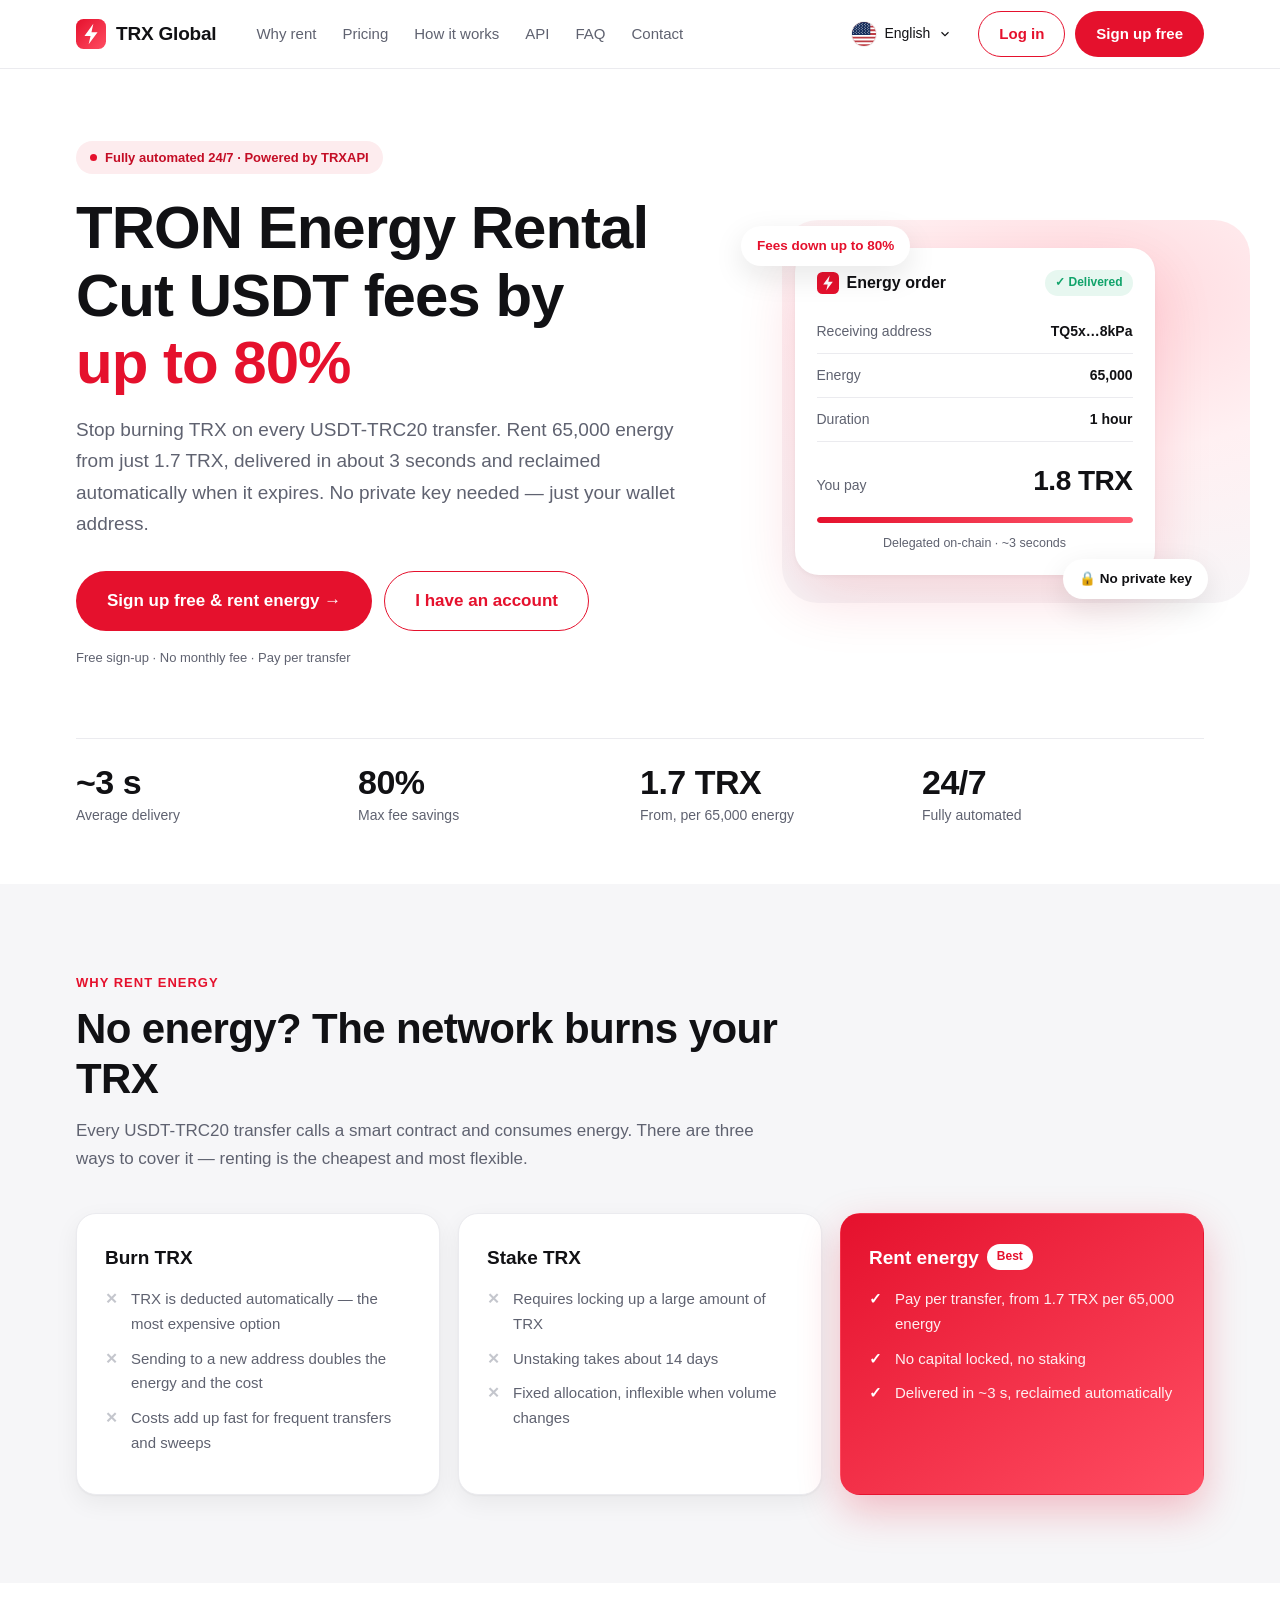
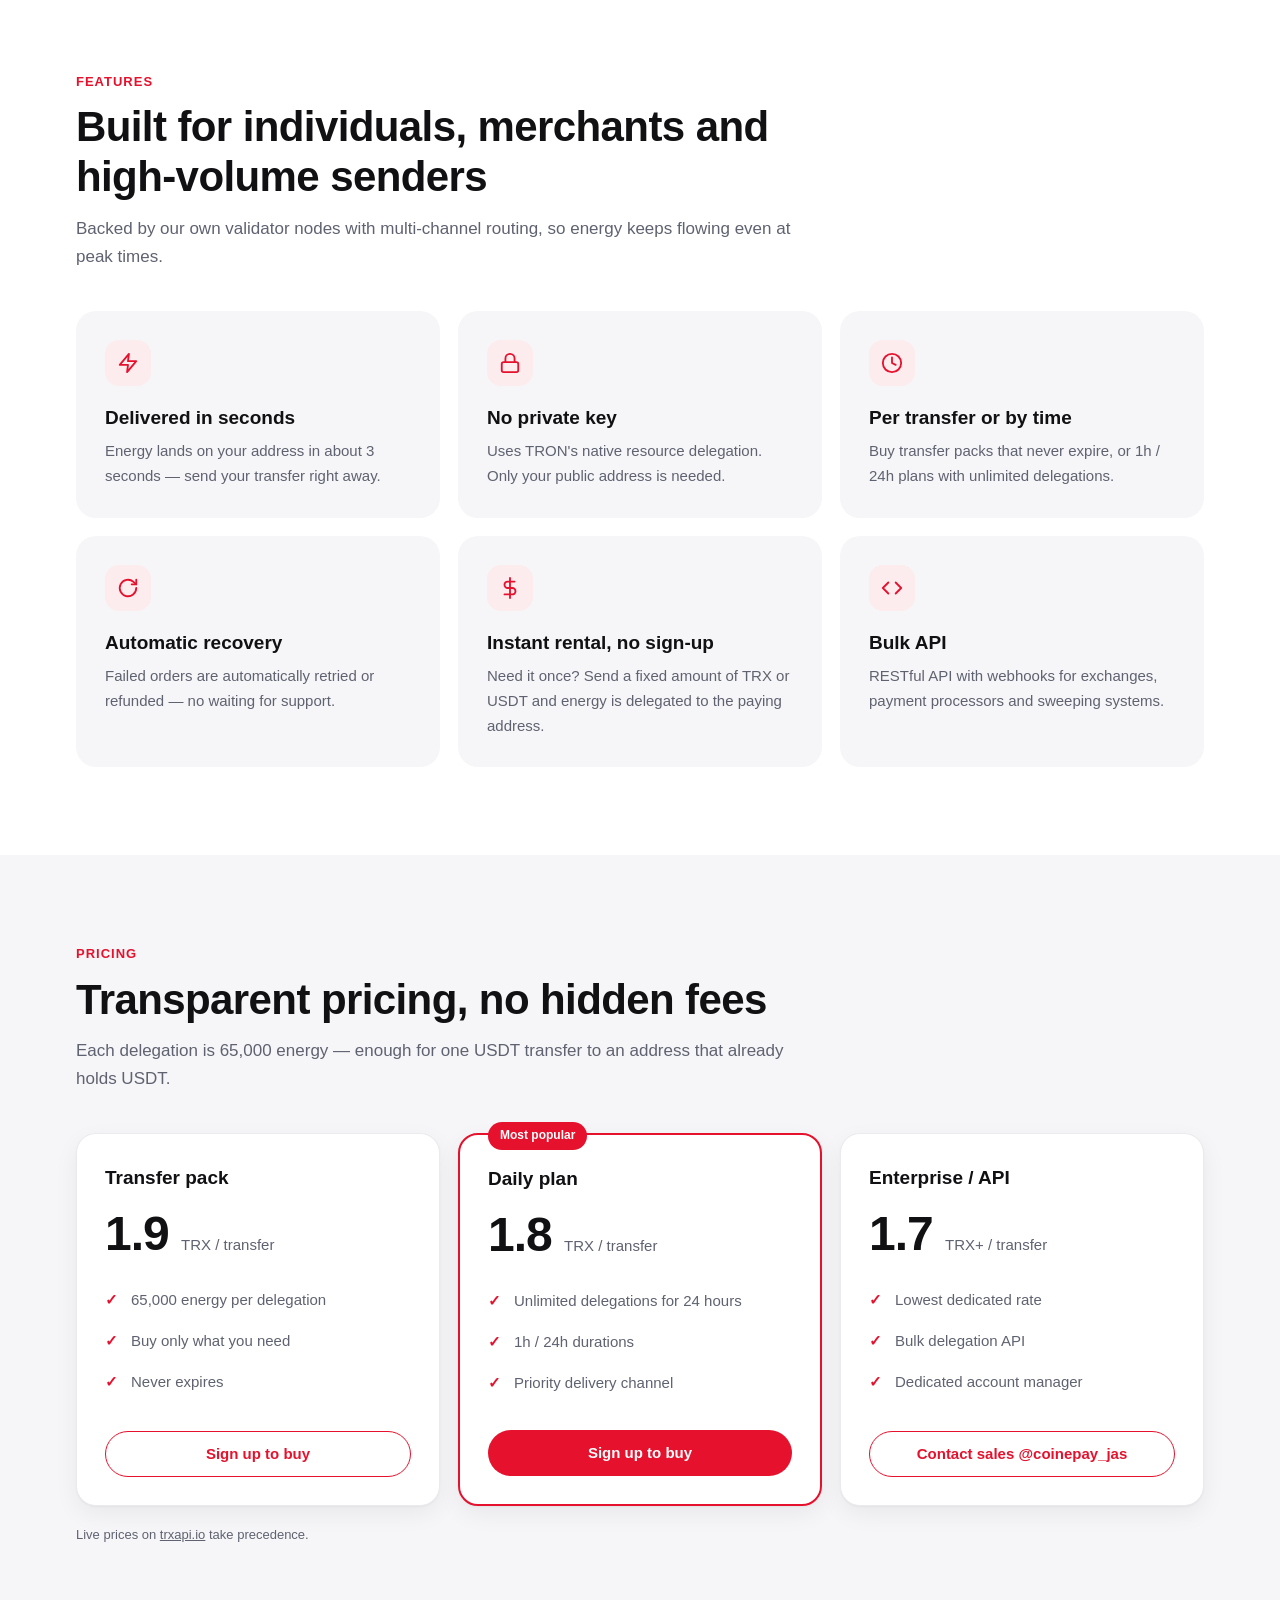
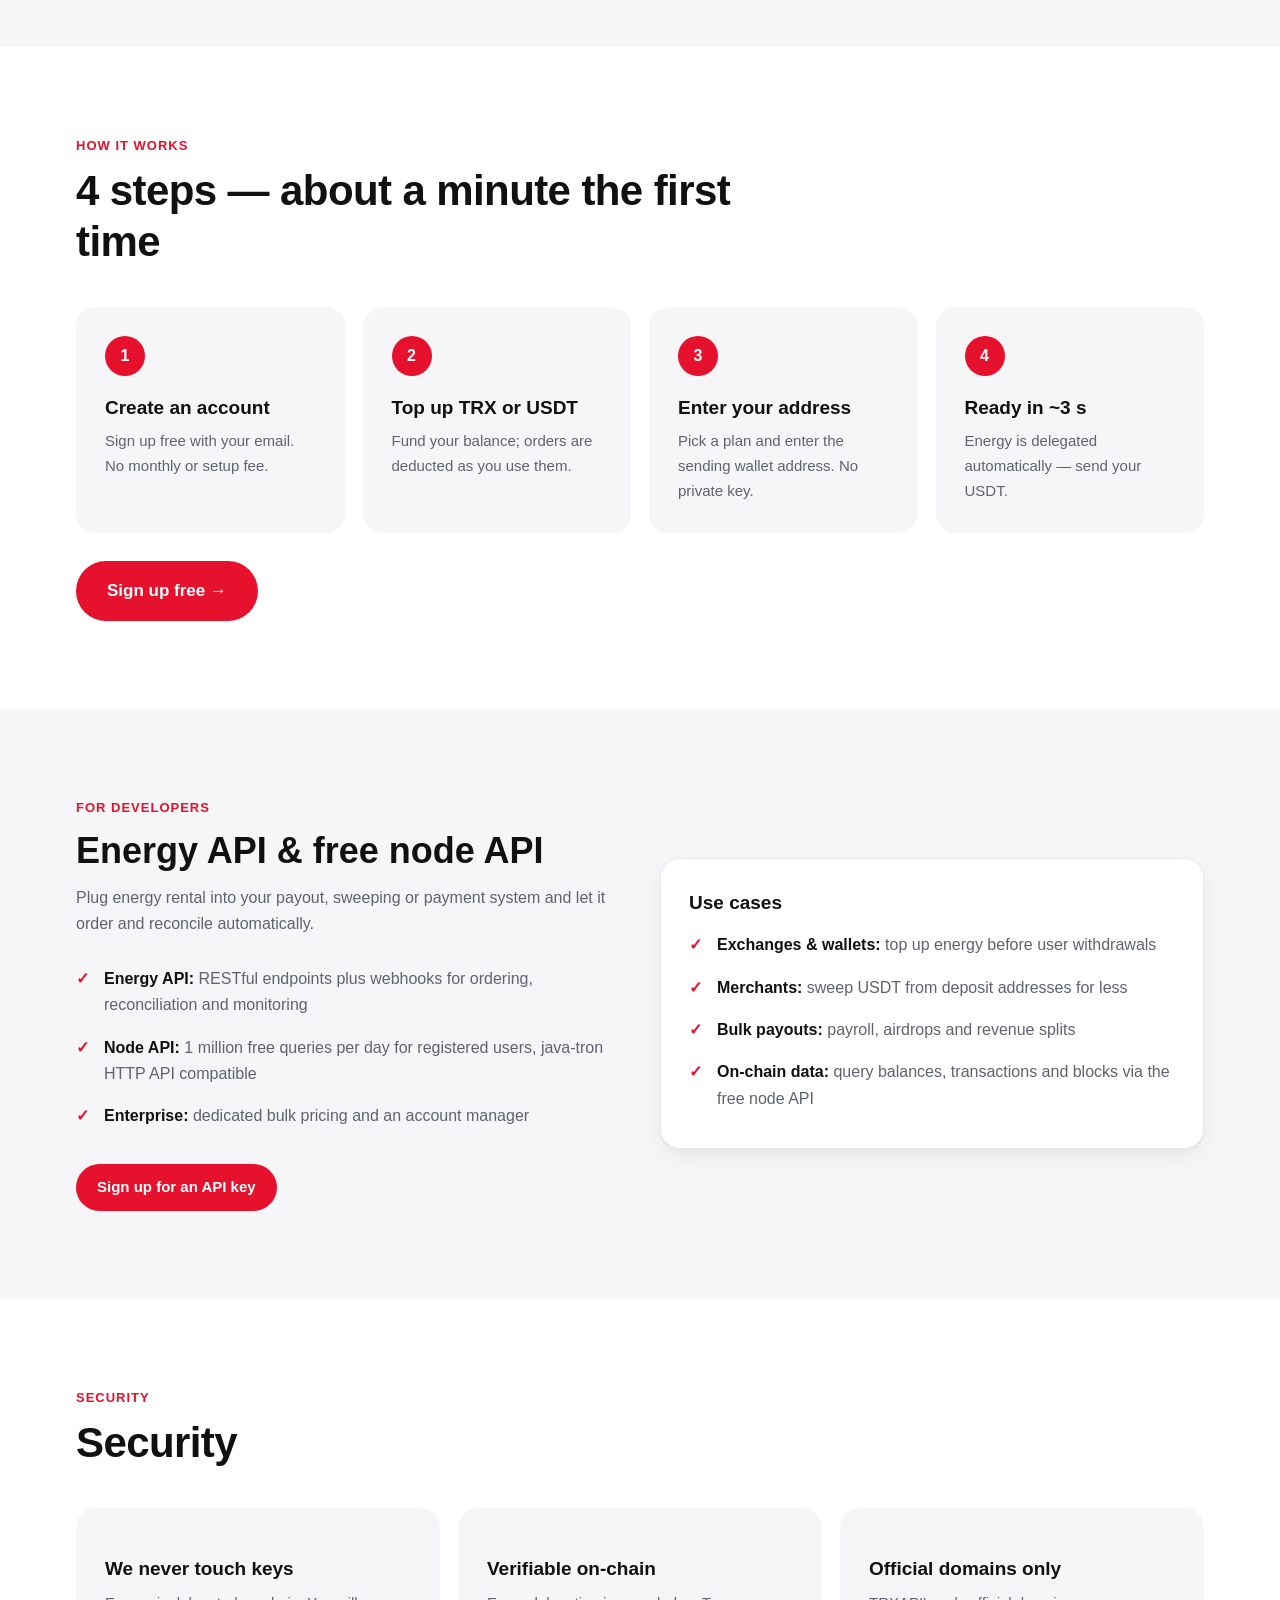
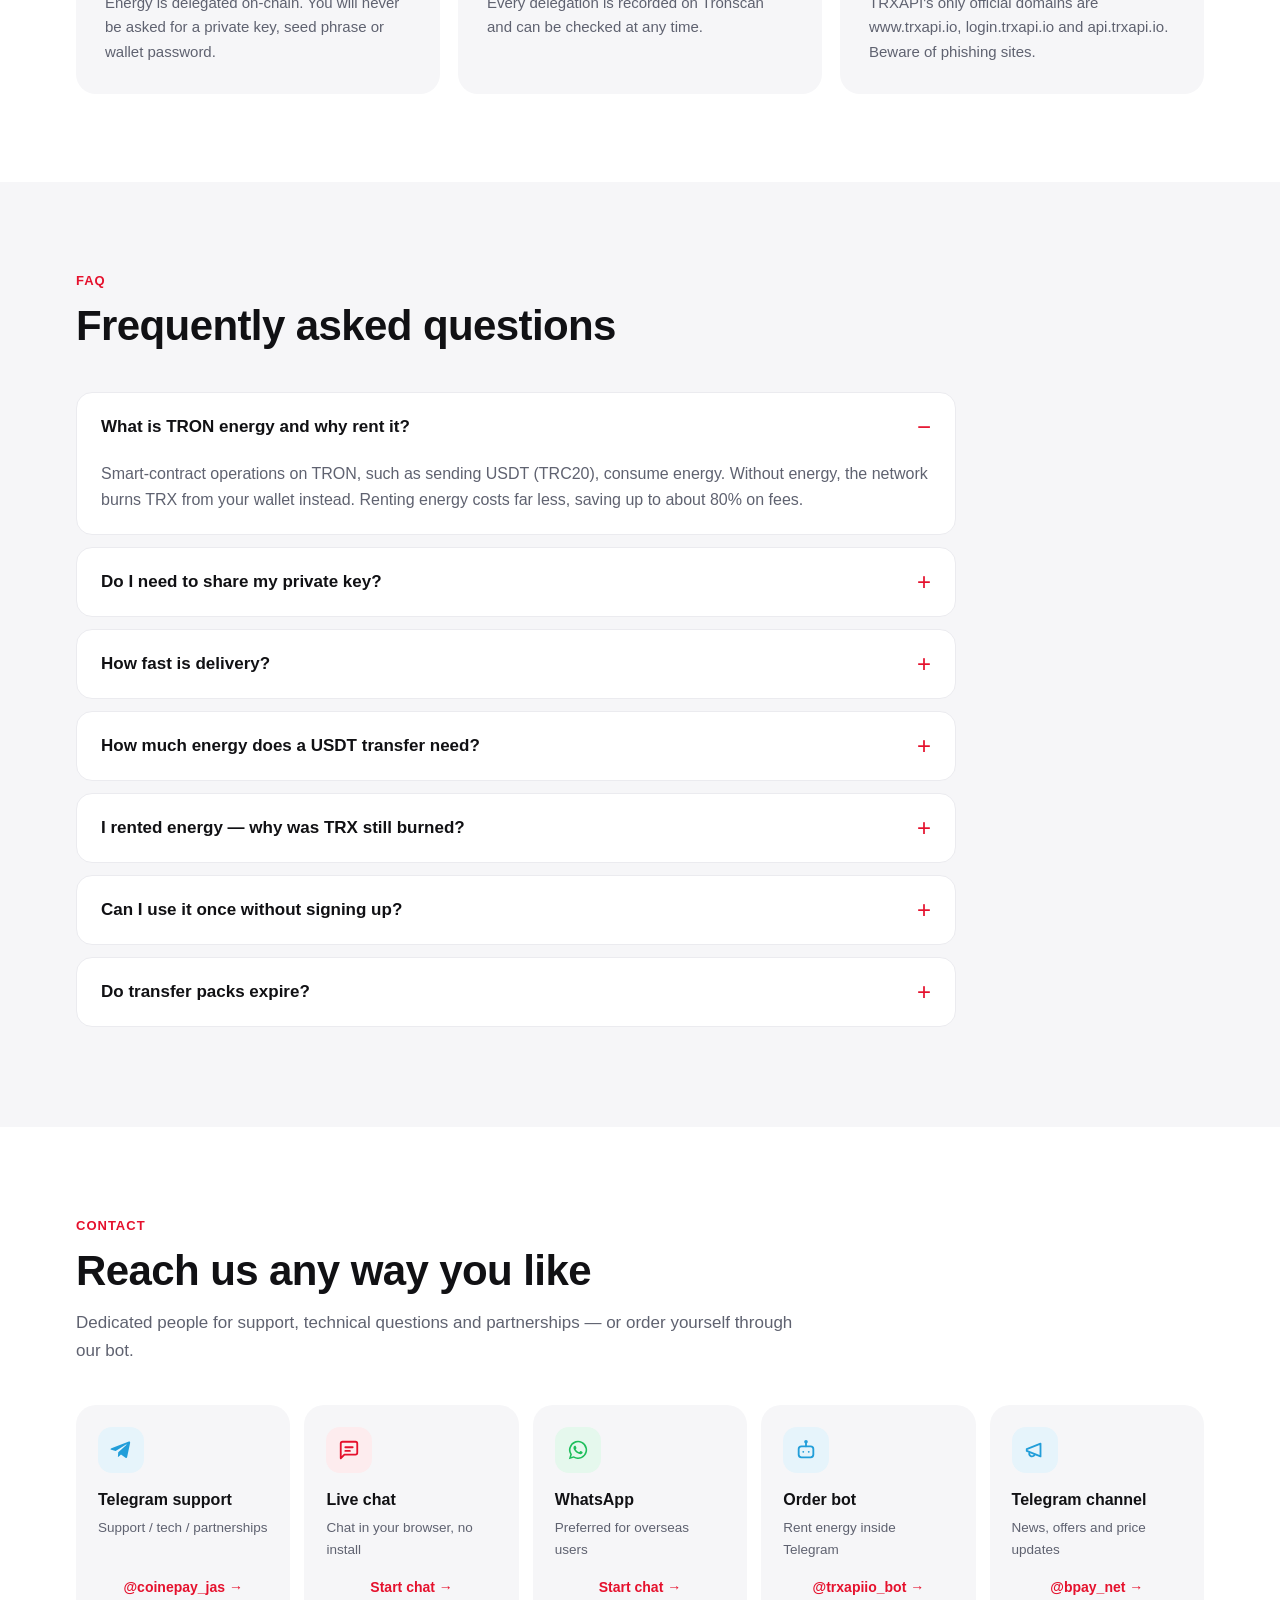
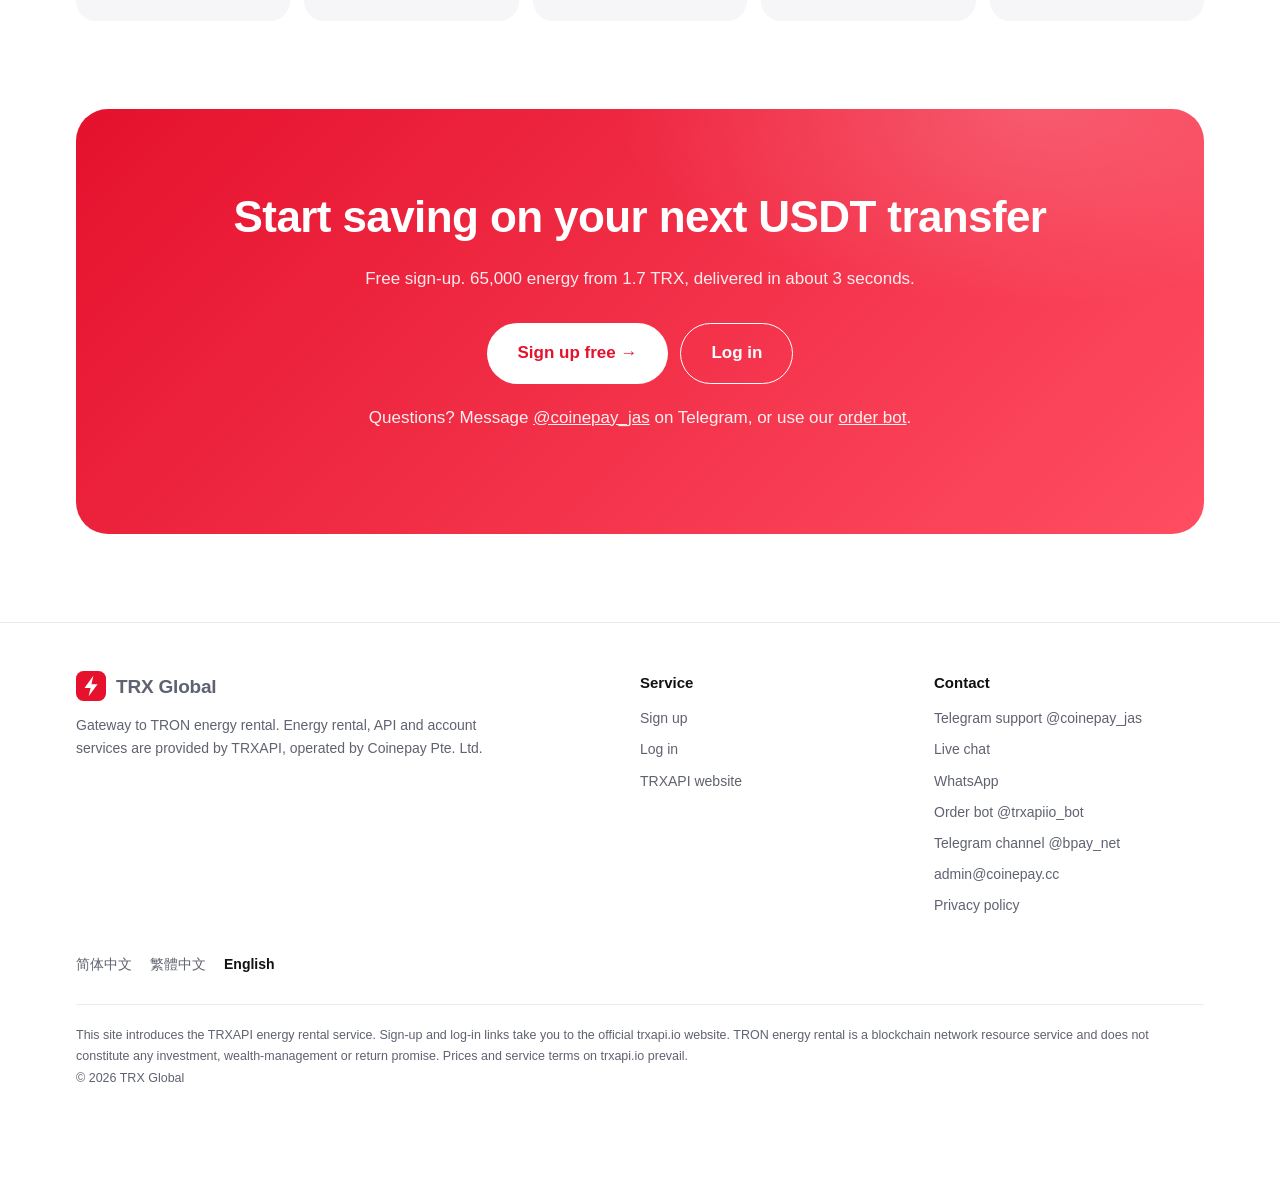
<file: en/index.html>
<!doctype html>
<html lang="en">
<head>
<!-- gtag -->
<!-- Google tag (gtag.js) -->
<script async src="https://www.googletagmanager.com/gtag/js?id=AW-18481729310"></script>
<script>
  window.dataLayer = window.dataLayer || [];
  function gtag(){dataLayer.push(arguments);}
  gtag('js', new Date());

  gtag('config', 'AW-18481729310');
</script>
<!-- /gtag -->
<meta charset="utf-8">
<meta name="viewport" content="width=device-width, initial-scale=1">
<title>TRON Energy Rental · Cut USDT-TRC20 Fees by up to 80% | TRX Global</title>
<meta name="description" content="Rent TRON energy from 1.7 TRX per 65,000 energy. Delivered in ~3 seconds, no private key required. Save up to 80% on USDT-TRC20 transfer fees. Instant rental and API available.">
<link rel="canonical" href="https://trxglobal.github.io/en/">
<link rel="alternate" hreflang="zh-CN" href="https://trxglobal.github.io/">
<link rel="alternate" hreflang="zh-Hant" href="https://trxglobal.github.io/zh-hant/">
<link rel="alternate" hreflang="en" href="https://trxglobal.github.io/en/">
<link rel="alternate" hreflang="x-default" href="https://trxglobal.github.io/en/">
<link rel="icon" href="/favicon.svg" type="image/svg+xml">
<meta name="theme-color" content="#ffffff">
<meta property="og:type" content="website">
<meta property="og:title" content="TRON Energy Rental · Cut USDT-TRC20 Fees by up to 80%">
<meta property="og:description" content="65,000 energy from 1.7 TRX, delivered in ~3 seconds. No private key required.">
<meta property="og:url" content="https://trxglobal.github.io/en/">
<meta property="og:locale" content="en_US">
<!-- css --><style>
/* TRX Global 落地页样式：白底 + 红色品牌色，胶囊按钮、大圆角卡片；无外部依赖，保证广告落地页首屏速度 */
:root {
  --bg: #ffffff;
  --bg-2: #f6f6f8;
  --card: #ffffff;
  --line: #ebebef;
  --text: #111114;
  --muted: #5f6270;
  --accent: #e5112d;
  --accent-d: #c40d25;
  --accent-soft: #fdecee;
  --ok: #10a36a;
  --ok-soft: #e7f7f0;
  --bad: #d7263d;
  --shadow: 0 1px 2px rgba(17, 17, 20, .04), 0 8px 24px rgba(17, 17, 20, .06);
  --radius: 20px;
  --max: 1160px;
}
* { box-sizing: border-box; }
html { scroll-behavior: smooth; -webkit-text-size-adjust: 100%; }
body {
  margin: 0;
  background: var(--bg);
  color: var(--text);
  font: 16px/1.65 -apple-system, BlinkMacSystemFont, "Segoe UI", "PingFang SC", "PingFang TC", "Hiragino Sans GB", "Microsoft YaHei", "Microsoft JhengHei", "Noto Sans SC", Roboto, sans-serif;
  -webkit-font-smoothing: antialiased;
}
a { color: inherit; }
img, svg { display: block; }
.wrap { max-width: var(--max); margin: 0 auto; padding: 0 16px; }

/* 顶栏 */
.nav {
  position: sticky; top: 0; z-index: 10;
  background: rgba(255, 255, 255, .9);
  backdrop-filter: saturate(180%) blur(12px);
  -webkit-backdrop-filter: saturate(180%) blur(12px);
  border-bottom: 1px solid var(--line);
}
.nav .wrap { display: flex; align-items: center; gap: 20px; height: 68px; }
.brand { display: flex; align-items: center; gap: 10px; font-weight: 800; text-decoration: none; font-size: 19px; white-space: nowrap; letter-spacing: -.2px; }
.brand svg { width: 30px; height: 30px; }
.nav-links { display: flex; gap: 26px; margin-left: 20px; }
.nav-links a { text-decoration: none; color: var(--muted); font-size: 15px; font-weight: 500; }
.nav-links a:hover { color: var(--text); }
.nav-cta { margin-left: auto; display: flex; gap: 10px; align-items: center; }

/* 语言切换：还原 PhotonPay —— 圆形国旗 + 当前语言，悬停展开，按地区分组列出可选语言 */
.lsw { position: relative; }
.lsw-btn {
  display: flex; align-items: center; height: 44px; padding: 0 16px; border: 0; border-radius: 12px;
  background: transparent; color: var(--text); font: inherit; font-size: 14px; font-weight: 500; cursor: pointer;
  transition: background .2s;
}
.lsw.open .lsw-btn { background: rgba(229, 17, 45, .08); }
.lsw .flag { width: 24px; height: 24px; border-radius: 50%; object-fit: cover; flex: none; box-shadow: 0 0 0 1px rgba(0, 0, 0, .06); }
.lsw-btn .flag { margin-right: 8px; }
.lsw-btn .lbl { margin-right: 8px; white-space: nowrap; }
.lsw-btn svg.c { width: 14px; height: 14px; transition: transform .2s; }
.lsw.open svg.c { transform: rotate(180deg); }
/* 面板与按钮之间留 10px 透明区，鼠标移过去时不会断开悬停 */
.lsw-pop {
  position: absolute; top: 100%; left: 50%; padding-top: 10px; z-index: 30;
  visibility: hidden; opacity: 0; transform: translate(-50%, 4px); transition: opacity .2s, transform .2s, visibility .2s;
}
.lsw.open .lsw-pop { visibility: visible; opacity: 1; transform: translate(-50%, 0); }
/* 有鼠标的设备悬停即展开（同 PhotonPay）；触屏设备靠点击切换 .open */
@media (hover: hover) {
  .lsw:hover .lsw-btn { background: rgba(229, 17, 45, .08); }
  .lsw:hover svg.c { transform: rotate(180deg); }
  .lsw:hover .lsw-pop { visibility: visible; opacity: 1; transform: translate(-50%, 0); }
}
.lsw-pop ul {
  position: relative; width: 276px; margin: 0; padding: 24px; list-style: none;
  display: flex; flex-direction: column; gap: 16px;
  background: #fff; border: 1px solid #ebeef5; border-radius: 12px; box-shadow: 0 0 12px rgba(0, 0, 0, .12);
}
.lsw-pop ul::before {
  content: ""; position: absolute; top: -6px; left: calc(50% - 5px); width: 10px; height: 10px;
  background: #fff; border-left: 1px solid #ebeef5; border-top: 1px solid #ebeef5; transform: rotate(45deg);
}
.lsw-pop li {
  display: flex; align-items: center; min-height: 52px; padding: 4px 0 4px 8px; border-radius: 12px;
  cursor: pointer; transition: background .2s;
}
.lsw-pop li:hover { background: rgba(0, 0, 0, .04); }
.lsw-pop li .flag { margin-right: 8px; }
.lsw-pop .rn { padding-left: 8px; font-size: 14px; font-weight: 500; line-height: 22px; color: var(--text); }
.lsw-pop .rl { display: flex; align-items: center; white-space: nowrap; }
.lsw-pop .rl a {
  padding: 0 8px; font-size: 12px; font-weight: 500; line-height: 18px; text-decoration: none;
  color: rgba(17, 17, 20, .55); transition: color .2s;
}
.lsw-pop .rl a:hover { color: var(--text); }
.lsw-pop .rl a.on { color: var(--accent); }
.lsw-pop .rl i { width: 1px; height: 8px; background: rgba(0, 0, 0, .15); }

/* 按钮：胶囊形 */
.btn {
  display: inline-flex; align-items: center; justify-content: center; gap: 8px;
  padding: 10px 20px; border-radius: 999px; font-weight: 600; font-size: 15px;
  text-decoration: none; border: 1.5px solid transparent; cursor: pointer;
  transition: background .15s ease, border-color .15s ease, transform .15s ease;
  white-space: nowrap;
}
.btn:hover { transform: translateY(-1px); }
.btn-primary { background: var(--accent); color: #fff; }
.btn-primary:hover { background: var(--accent-d); }
.btn-ghost { border-color: var(--accent); color: var(--accent); background: #fff; }
.btn-ghost:hover { background: var(--accent-soft); }
.btn-lg { padding: 15px 30px; font-size: 17px; }

/* 首屏 */
.hero { padding: 72px 0 56px; overflow: hidden; }
.hero-grid { display: grid; grid-template-columns: 1.15fr .85fr; gap: 48px; align-items: center; }
.badge {
  display: inline-flex; align-items: center; gap: 8px; padding: 6px 14px; border-radius: 999px;
  background: var(--accent-soft); color: var(--accent-d); font-size: 13px; font-weight: 600;
}
.badge i { width: 7px; height: 7px; border-radius: 50%; background: var(--accent); }
.hero h1 { font-size: clamp(34px, 5.2vw, 60px); line-height: 1.12; margin: 20px 0 18px; letter-spacing: -1px; font-weight: 800; }
.hero h1 em { font-style: normal; color: var(--accent); }
.hero p.lead { color: var(--muted); font-size: clamp(16px, 1.8vw, 19px); max-width: 600px; margin: 0 0 32px; }
.hero-cta { display: flex; flex-wrap: wrap; gap: 12px; }
.hero-note { color: var(--muted); font-size: 13px; margin-top: 16px; }

/* 首屏插图：能量订单卡片 */
.hero-art { position: relative; padding: 28px 8px; }
.hero-art::before {
  content: ""; position: absolute; inset: 0 -10% 0 8%; border-radius: 36px;
  background: radial-gradient(120% 90% at 70% 20%, #ffd9de 0%, #fff0f2 45%, #f6f6f8 100%);
}
.mock {
  position: relative; max-width: 360px; margin: 0 auto; background: #fff; border-radius: 24px; padding: 22px;
  box-shadow: 0 2px 4px rgba(17, 17, 20, .04), 0 24px 60px rgba(229, 17, 45, .14);
}
.mock-top { display: flex; align-items: center; gap: 8px; font-weight: 700; margin-bottom: 14px; }
.mock-top .ok { margin-left: auto; font-size: 12px; font-weight: 700; color: var(--ok); background: var(--ok-soft); padding: 3px 10px; border-radius: 999px; }
.mock-top svg { width: 22px; height: 22px; }
.mock-row { display: flex; justify-content: space-between; padding: 10px 0; border-bottom: 1px solid var(--line); font-size: 14px; }
.mock-row span { color: var(--muted); }
.mock-row b { font-weight: 600; font-variant-numeric: tabular-nums; }
.mock-price { display: flex; justify-content: space-between; align-items: baseline; padding: 16px 0 12px; }
.mock-price span { color: var(--muted); font-size: 14px; }
.mock-price b { font-size: 28px; font-weight: 800; letter-spacing: -.5px; }
.mock-bar { height: 6px; border-radius: 999px; background: var(--bg-2); overflow: hidden; }
.mock-bar i { display: block; height: 100%; width: 100%; border-radius: inherit; background: linear-gradient(90deg, var(--accent), #ff5a6e); }
.mock-foot { margin-top: 10px; font-size: 12.5px; color: var(--muted); text-align: center; }
.chip {
  position: absolute; background: #fff; border-radius: 999px; padding: 9px 16px; font-size: 13.5px; font-weight: 700;
  box-shadow: 0 10px 30px rgba(17, 17, 20, .1); white-space: nowrap;
}
.chip-a { top: 6px; left: -4px; color: var(--accent); }
.chip-b { bottom: 4px; right: -4px; }

.stats { display: grid; grid-template-columns: repeat(4, 1fr); gap: 0; margin-top: 56px; border-top: 1px solid var(--line); }
.stat { padding: 24px 20px 0 0; }
.stat b { display: block; font-size: 34px; line-height: 1.15; font-weight: 800; letter-spacing: -.5px; }
.stat span { color: var(--muted); font-size: 14px; }

/* 通用区块 */
section { padding: 88px 0; }
section.alt { background: var(--bg-2); }
.sec-head { max-width: 720px; margin-bottom: 40px; }
.sec-head h2 { font-size: clamp(28px, 3.6vw, 42px); line-height: 1.2; margin: 0 0 12px; font-weight: 800; letter-spacing: -.6px; }
.sec-head p { color: var(--muted); margin: 0; font-size: 17px; }
.kicker { color: var(--accent); font-weight: 700; font-size: 13px; letter-spacing: 1px; text-transform: uppercase; margin-bottom: 10px; }

.grid { display: grid; gap: 18px; }
.g3 { grid-template-columns: repeat(3, 1fr); }
.g2 { grid-template-columns: repeat(2, 1fr); }
.card { background: var(--card); border: 1px solid var(--line); border-radius: var(--radius); padding: 28px; box-shadow: var(--shadow); }
section:not(.alt) .card { box-shadow: none; background: var(--bg-2); border-color: transparent; }
.card h3 { margin: 16px 0 6px; font-size: 19px; font-weight: 700; }
.card p { margin: 0; color: var(--muted); font-size: 15px; }
.ico { width: 46px; height: 46px; border-radius: 14px; display: grid; place-items: center; background: var(--accent-soft); color: var(--accent); }
.ico svg { width: 22px; height: 22px; }

/* 对比 */
.compare .card h3 { margin-top: 0; display: flex; align-items: center; gap: 8px; }
.compare ul { list-style: none; padding: 0; margin: 14px 0 0; }
.compare li { position: relative; padding-left: 26px; color: var(--muted); font-size: 15px; margin: 10px 0; }
.compare li::before { position: absolute; left: 0; top: 0; font-weight: 700; }
.compare .bad li::before { content: "✕"; color: #c4c6cd; }
.compare .good { background: linear-gradient(145deg, var(--accent), #ff4d62); color: #fff; border-color: transparent; box-shadow: 0 16px 40px rgba(229, 17, 45, .25); }
.compare .good li { color: rgba(255, 255, 255, .92); }
.compare .good li::before { content: "✓"; color: #fff; }
.compare .good .tag { background: #fff; color: var(--accent); }
.tag { display: inline-block; font-size: 12px; font-weight: 700; padding: 3px 10px; border-radius: 999px; background: var(--accent); color: #fff; }

/* 价格 */
.price { display: flex; flex-direction: column; }
.price.hot { border: 2px solid var(--accent); position: relative; }
.price .ribbon { position: absolute; top: -13px; left: 28px; background: var(--accent); color: #fff; font-size: 12px; font-weight: 700; padding: 4px 12px; border-radius: 999px; }
.price h3 { margin: 0; }
.price .amt { font-size: 48px; font-weight: 800; margin: 14px 0 2px; line-height: 1.1; letter-spacing: -1px; }
.price .amt small { font-size: 15px; color: var(--muted); font-weight: 500; letter-spacing: 0; }
.price ul { list-style: none; padding: 0; margin: 18px 0 26px; flex: 1; }
.price li { padding: 8px 0 8px 26px; position: relative; color: var(--muted); font-size: 15px; }
.price li::before { content: "✓"; position: absolute; left: 0; color: var(--accent); font-weight: 700; }
.price .btn { width: 100%; }
.fine { color: var(--muted); font-size: 13px; margin-top: 18px; }

/* 步骤 */
.steps { counter-reset: s; grid-template-columns: repeat(4, 1fr); }
.step::before {
  counter-increment: s; content: counter(s);
  display: grid; place-items: center; width: 40px; height: 40px; border-radius: 50%;
  background: var(--accent); color: #fff; font-weight: 800;
}

/* 开发者 */
.checks { list-style: none; padding: 0; margin: 0 0 26px; }
.checks li { padding: 8px 0 8px 28px; position: relative; color: var(--muted); }
.checks li::before { content: "✓"; position: absolute; left: 0; color: var(--accent); font-weight: 700; }
.checks b { color: var(--text); }

/* FAQ */
.faq { max-width: 880px; }
.faq details { background: #fff; border: 1px solid var(--line); border-radius: 16px; margin-bottom: 12px; }
.faq summary { cursor: pointer; list-style: none; padding: 20px 56px 20px 24px; font-weight: 600; font-size: 17px; position: relative; }
.faq summary::-webkit-details-marker { display: none; }
.faq summary::after { content: "+"; position: absolute; right: 24px; top: 50%; transform: translateY(-50%); color: var(--accent); font-size: 24px; font-weight: 400; }
.faq details[open] summary::after { content: "−"; }
.faq details p { margin: 0; padding: 0 24px 20px; color: var(--muted); }

/* 底部 CTA：红色块收尾 */
.final { text-align: center; }
.final .box {
  border-radius: 32px; padding: 72px 24px; color: #fff;
  background: radial-gradient(600px 280px at 85% 0%, rgba(255, 255, 255, .18), transparent 70%), linear-gradient(135deg, var(--accent), #ff4d62);
}
.final h2 { font-size: clamp(28px, 4vw, 44px); margin: 0 0 12px; font-weight: 800; letter-spacing: -.6px; }
.final p { color: rgba(255, 255, 255, .9); margin: 0 0 30px; font-size: 17px; }
.final .hero-cta { justify-content: center; }
.final .btn-primary { background: #fff; color: var(--accent); }
.final .btn-primary:hover { background: #fff5f6; }
.final .btn-ghost { border-color: #fff; color: #fff; background: transparent; }
.final .btn-ghost:hover { background: rgba(255, 255, 255, .14); }
.final .hero-note, .final .hero-note a { color: rgba(255, 255, 255, .92) !important; }

/* 页脚 */
footer { border-top: 1px solid var(--line); padding: 48px 0 96px; color: var(--muted); font-size: 14px; }
footer .cols { display: grid; grid-template-columns: 2fr 1fr 1fr; gap: 24px; }
footer h4 { color: var(--text); margin: 0 0 12px; font-size: 15px; }
footer ul { list-style: none; padding: 0; margin: 0; }
footer li { margin: 8px 0; }
footer a { text-decoration: none; }
footer a:hover { color: var(--text); }
footer .legal { margin-top: 28px; padding-top: 20px; border-top: 1px solid var(--line); font-size: 12.5px; line-height: 1.7; }
.flangs { display: flex; flex-wrap: wrap; gap: 6px 18px; margin-top: 28px; }
.flangs a[aria-current] { color: var(--text); font-weight: 600; }

/* 移动端底部常驻按钮 */
.mbar { display: none; }

/* 文档页（隐私政策） */
.doc { max-width: 820px; padding: 56px 16px 40px; }
.doc h1 { font-size: 36px; margin: 0 0 8px; font-weight: 800; letter-spacing: -.5px; }
.doc h2 { font-size: 20px; margin: 32px 0 8px; }
.doc p, .doc li { color: var(--muted); }
.doc a { color: var(--accent); }

@media (max-width: 960px) {
  .hero-grid { grid-template-columns: 1fr; gap: 32px; }
  .hero-art { max-width: 460px; }
  .g3, .steps { grid-template-columns: 1fr 1fr; }
  .stats { grid-template-columns: 1fr 1fr; }
  .nav-links { display: none; }
}
@media (max-width: 640px) {
  .g3, .g2, .steps { grid-template-columns: 1fr; }
  .hero { padding: 40px 0 32px; }
  section { padding: 60px 0; }
  .nav .btn-ghost { display: none; }
  .nav-cta { gap: 4px; }
  .lsw-btn { padding: 0 10px; }
  .lsw-btn .lbl { display: none; }
  .lsw-pop, .lsw.open .lsw-pop, .lsw:hover .lsw-pop { position: fixed; top: 68px; left: 16px; right: 16px; padding-top: 6px; transform: none; }
  .lsw-pop ul { width: auto; }
  .lsw-pop ul::before { display: none; }
  .hero-cta .btn { flex: 1 1 100%; }
  .hero-art::before { inset: 0 -16px; border-radius: 24px; }
  .chip-a { left: 4px; }
  .chip-b { right: 4px; }
  .stats { margin-top: 36px; }
  .final .box { border-radius: 24px; padding: 52px 20px; }
  footer .cols { grid-template-columns: 1fr; }
  .mbar {
    display: flex; gap: 10px; position: fixed; left: 0; right: 0; bottom: 0; z-index: 20;
    padding: 10px 16px calc(10px + env(safe-area-inset-bottom));
    background: rgba(255, 255, 255, .96); border-top: 1px solid var(--line);
  }
  .mbar .btn { flex: 1; }
}
@media (prefers-reduced-motion: reduce) {
  html { scroll-behavior: auto; }
  .btn { transition: none; }
}

/* 联系方式 */
.contacts { display: grid; grid-template-columns: repeat(5, 1fr); gap: 14px; }
.contact {
  display: flex; flex-direction: column; gap: 4px; padding: 22px; border-radius: var(--radius);
  background: var(--bg-2); text-decoration: none; transition: background .15s ease, transform .15s ease, box-shadow .15s ease;
}
.contact:hover { background: #fff; box-shadow: var(--shadow); transform: translateY(-2px); }
.contact .ico { margin-bottom: 10px; }
.contact.tg .ico { background: #e6f4fb; color: #229ed9; }
.contact.wa .ico { background: #e5f8ed; color: #1ebe5b; }
.contact b { font-size: 16px; }
.contact span:not(.ico) { color: var(--muted); font-size: 13.5px; flex: 1; }
.contact em { font-style: normal; font-weight: 600; font-size: 14px; color: var(--accent); margin-top: 10px; word-break: break-all; }
.hero h1 em { white-space: nowrap; }
@media (max-width: 1100px) { .contacts { grid-template-columns: repeat(3, 1fr); } }
@media (max-width: 640px) { .contacts { grid-template-columns: 1fr 1fr; } }

/* 窄屏适配：网格子项允许收缩，长按钮文字可换行，避免撑出横向滚动 */
.grid > * { min-width: 0; }
.price .btn, .contact em { white-space: normal; text-align: center; }
@media (max-width: 640px) {
  .price .amt { font-size: 40px; }
  .card { padding: 22px; }
}
/* 小屏手机（iPhone SE / 小尺寸安卓）：底部常驻栏已有注册按钮，顶栏只保留 logo 与语言切换 */
@media (max-width: 380px) {
  .nav .btn-primary { display: none; }
  .brand { font-size: 17px; gap: 8px; }
  .brand svg { width: 26px; height: 26px; }
  .hero h1 { font-size: 30px; }
  .stat b { font-size: 28px; }
  .contacts { grid-template-columns: 1fr; }
}
</style><!-- /css -->
<script type="application/ld+json">
{
  "@context": "https://schema.org",
  "@type": "FAQPage",
  "mainEntity": [
    {"@type": "Question", "name": "What is TRON energy and why rent it?", "acceptedAnswer": {"@type": "Answer", "text": "Smart-contract operations on TRON, such as sending USDT (TRC20), consume energy. Without energy, the network burns TRX from your wallet instead. Renting energy costs far less, saving up to about 80% on fees."}},
    {"@type": "Question", "name": "Do I need to share my private key?", "acceptedAnswer": {"@type": "Answer", "text": "No. Energy is delegated to your address through TRON's native resource delegation. Only your public address is needed — never a private key, seed phrase or wallet approval."}},
    {"@type": "Question", "name": "How fast is delivery?", "acceptedAnswer": {"@type": "Answer", "text": "Orders are processed automatically 24/7 and delegated in about 3 seconds on average. Failed orders are automatically retried or refunded."}},
    {"@type": "Question", "name": "How much energy does a USDT transfer need?", "acceptedAnswer": {"@type": "Answer", "text": "About 65,000 energy to an address that already holds USDT, and about 130,000 energy (two units) to an address that has never held USDT."}}
  ]
}
</script>
</head>
<body>

<header class="nav">
  <div class="wrap">
    <a class="brand" href="/en/" aria-label="TRX Global home">
      <svg viewBox="0 0 32 32" aria-hidden="true"><defs><linearGradient id="lg" x1="0" y1="0" x2="1" y2="1"><stop offset="0" stop-color="#e5112d"/><stop offset="1" stop-color="#ff4d62"/></linearGradient></defs><rect width="32" height="32" rx="8" fill="url(#lg)"/><path d="M18.5 5 9 18h6.5L13.5 27 23 14h-6.5z" fill="#fff"/></svg>
      TRX Global
    </a>
    <nav class="nav-links" aria-label="Page navigation">
      <a href="#why">Why rent</a>
      <a href="#pricing">Pricing</a>
      <a href="#how">How it works</a>
      <a href="#api">API</a>
      <a href="#faq">FAQ</a>
      <a href="#contact">Contact</a>
    </nav>
    <div class="nav-cta">
      <!-- lsw --><div class="lsw" data-lang="en"><button class="lsw-btn" type="button" aria-haspopup="true" aria-expanded="false" aria-label="Change language"><img class="flag" src="/assets/flags/us.svg" alt="" width="24" height="24"><span class="lbl">English</span><svg class="c" viewBox="0 0 24 24" fill="none" stroke="currentColor" stroke-width="2" aria-hidden="true"><path d="m6 9 6 6 6-6"/></svg></button><div class="lsw-pop"><ul><li data-region="hk"><img class="flag" src="/assets/flags/hk.svg" alt="" width="24" height="24"><div><div class="rn">Hong Kong SAR</div><div class="rl"><a href="/en/" hreflang="en" lang="en" data-region="hk">English</a><i></i><a href="/" hreflang="zh-CN" lang="zh-CN" data-region="hk">简体中文</a><i></i><a href="/zh-hant/" hreflang="zh-Hant" lang="zh-Hant" data-region="hk">繁體中文</a></div></div></li><li data-region="us"><img class="flag" src="/assets/flags/us.svg" alt="" width="24" height="24"><div><div class="rn">United States</div><div class="rl"><a href="/en/" hreflang="en" lang="en" data-region="us" class="on" aria-current="page">English</a></div></div></li><li data-region="cn"><img class="flag" src="/assets/flags/cn.svg" alt="" width="24" height="24"><div><div class="rn">Chinese Mainland</div><div class="rl"><a href="/" hreflang="zh-CN" lang="zh-CN" data-region="cn">简体中文</a></div></div></li></ul></div></div><!-- /lsw -->
      <a class="btn btn-ghost" href="https://login.trxapi.io/login" data-out="login">Log in</a>
      <a class="btn btn-primary" href="https://login.trxapi.io/register" data-out="register">Sign up free</a>
    </div>
  </div>
</header>

<main>
  <section class="hero">
    <div class="wrap">
      <div class="hero-grid">
        <div>
        <span class="badge"><i></i>Fully automated 24/7 · Powered by TRXAPI</span>
        <h1>TRON Energy Rental<br>Cut USDT fees by <em>up to 80%</em></h1>
        <p class="lead">Stop burning TRX on every USDT-TRC20 transfer. Rent 65,000 energy from just 1.7 TRX, delivered in about 3 seconds and reclaimed automatically when it expires. No private key needed — just your wallet address.</p>
        <div class="hero-cta">
          <a class="btn btn-primary btn-lg" href="https://login.trxapi.io/register" data-out="register">Sign up free &amp; rent energy →</a>
          <a class="btn btn-ghost btn-lg" href="https://login.trxapi.io/login" data-out="login">I have an account</a>
        </div>
        <p class="hero-note">Free sign-up · No monthly fee · Pay per transfer</p>
        </div>
      <div class="hero-art" aria-hidden="true">
        <div class="mock">
          <div class="mock-top"><svg viewBox="0 0 32 32"><rect width="32" height="32" rx="8" fill="#e5112d"/><path d="M18.5 5 9 18h6.5L13.5 27 23 14h-6.5z" fill="#fff"/></svg>Energy order<span class="ok">✓ Delivered</span></div>
          <div class="mock-row"><span>Receiving address</span><b>TQ5x…8kPa</b></div>
          <div class="mock-row"><span>Energy</span><b>65,000</b></div>
          <div class="mock-row"><span>Duration</span><b>1 hour</b></div>
          <div class="mock-price"><span>You pay</span><b>1.8 TRX</b></div>
          <div class="mock-bar"><i></i></div>
          <div class="mock-foot">Delegated on-chain · ~3 seconds</div>
        </div>
        <div class="chip chip-a">Fees down up to 80%</div>
        <div class="chip chip-b">🔒 No private key</div>
      </div>
      </div>
      <div class="stats">
        <div class="stat"><b>~3 s</b><span>Average delivery</span></div>
        <div class="stat"><b>80%</b><span>Max fee savings</span></div>
        <div class="stat"><b>1.7 TRX</b><span>From, per 65,000 energy</span></div>
        <div class="stat"><b>24/7</b><span>Fully automated</span></div>
      </div>
    </div>
  </section>

  <section id="why" class="alt">
    <div class="wrap">
      <div class="sec-head">
        <div class="kicker">Why rent energy</div>
        <h2>No energy? The network burns your TRX</h2>
        <p>Every USDT-TRC20 transfer calls a smart contract and consumes energy. There are three ways to cover it — renting is the cheapest and most flexible.</p>
      </div>
      <div class="grid g3 compare">
        <div class="card bad">
          <h3>Burn TRX</h3>
          <ul>
            <li>TRX is deducted automatically — the most expensive option</li>
            <li>Sending to a new address doubles the energy and the cost</li>
            <li>Costs add up fast for frequent transfers and sweeps</li>
          </ul>
        </div>
        <div class="card bad">
          <h3>Stake TRX</h3>
          <ul>
            <li>Requires locking up a large amount of TRX</li>
            <li>Unstaking takes about 14 days</li>
            <li>Fixed allocation, inflexible when volume changes</li>
          </ul>
        </div>
        <div class="card good">
          <h3>Rent energy <span class="tag">Best</span></h3>
          <ul>
            <li>Pay per transfer, from 1.7 TRX per 65,000 energy</li>
            <li>No capital locked, no staking</li>
            <li>Delivered in ~3 s, reclaimed automatically</li>
          </ul>
        </div>
      </div>
    </div>
  </section>

  <section id="features">
    <div class="wrap">
      <div class="sec-head">
        <div class="kicker">Features</div>
        <h2>Built for individuals, merchants and high-volume senders</h2>
        <p>Backed by our own validator nodes with multi-channel routing, so energy keeps flowing even at peak times.</p>
      </div>
      <div class="grid g3">
        <div class="card">
          <div class="ico"><svg viewBox="0 0 24 24" fill="none" stroke="currentColor" stroke-width="2" stroke-linecap="round" stroke-linejoin="round"><path d="M13 2 3 14h9l-1 8 10-12h-9l1-8z"/></svg></div>
          <h3>Delivered in seconds</h3>
          <p>Energy lands on your address in about 3 seconds — send your transfer right away.</p>
        </div>
        <div class="card">
          <div class="ico"><svg viewBox="0 0 24 24" fill="none" stroke="currentColor" stroke-width="2" stroke-linecap="round" stroke-linejoin="round"><rect x="3" y="11" width="18" height="11" rx="2"/><path d="M7 11V7a5 5 0 0 1 10 0v4"/></svg></div>
          <h3>No private key</h3>
          <p>Uses TRON's native resource delegation. Only your public address is needed.</p>
        </div>
        <div class="card">
          <div class="ico"><svg viewBox="0 0 24 24" fill="none" stroke="currentColor" stroke-width="2" stroke-linecap="round" stroke-linejoin="round"><circle cx="12" cy="12" r="10"/><path d="M12 6v6l4 2"/></svg></div>
          <h3>Per transfer or by time</h3>
          <p>Buy transfer packs that never expire, or 1h / 24h plans with unlimited delegations.</p>
        </div>
        <div class="card">
          <div class="ico"><svg viewBox="0 0 24 24" fill="none" stroke="currentColor" stroke-width="2" stroke-linecap="round" stroke-linejoin="round"><path d="M21 12a9 9 0 1 1-3-6.7L21 8"/><path d="M21 3v5h-5"/></svg></div>
          <h3>Automatic recovery</h3>
          <p>Failed orders are automatically retried or refunded — no waiting for support.</p>
        </div>
        <div class="card">
          <div class="ico"><svg viewBox="0 0 24 24" fill="none" stroke="currentColor" stroke-width="2" stroke-linecap="round" stroke-linejoin="round"><path d="M12 1v22"/><path d="M17 5H9.5a3.5 3.5 0 0 0 0 7h5a3.5 3.5 0 0 1 0 7H6"/></svg></div>
          <h3>Instant rental, no sign-up</h3>
          <p>Need it once? Send a fixed amount of TRX or USDT and energy is delegated to the paying address.</p>
        </div>
        <div class="card">
          <div class="ico"><svg viewBox="0 0 24 24" fill="none" stroke="currentColor" stroke-width="2" stroke-linecap="round" stroke-linejoin="round"><path d="m16 18 6-6-6-6"/><path d="m8 6-6 6 6 6"/></svg></div>
          <h3>Bulk API</h3>
          <p>RESTful API with webhooks for exchanges, payment processors and sweeping systems.</p>
        </div>
      </div>
    </div>
  </section>

  <section id="pricing" class="alt">
    <div class="wrap">
      <div class="sec-head">
        <div class="kicker">Pricing</div>
        <h2>Transparent pricing, no hidden fees</h2>
        <p>Each delegation is 65,000 energy — enough for one USDT transfer to an address that already holds USDT.</p>
      </div>
      <div class="grid g3">
        <div class="card price">
          <h3>Transfer pack</h3>
          <div class="amt">1.9 <small>TRX / transfer</small></div>
          <ul>
            <li>65,000 energy per delegation</li>
            <li>Buy only what you need</li>
            <li>Never expires</li>
          </ul>
          <a class="btn btn-ghost" href="https://login.trxapi.io/register" data-out="register">Sign up to buy</a>
        </div>
        <div class="card price hot">
          <span class="ribbon">Most popular</span>
          <h3>Daily plan</h3>
          <div class="amt">1.8 <small>TRX / transfer</small></div>
          <ul>
            <li>Unlimited delegations for 24 hours</li>
            <li>1h / 24h durations</li>
            <li>Priority delivery channel</li>
          </ul>
          <a class="btn btn-primary" href="https://login.trxapi.io/register" data-out="register">Sign up to buy</a>
        </div>
        <div class="card price">
          <h3>Enterprise / API</h3>
          <div class="amt">1.7 <small>TRX+ / transfer</small></div>
          <ul>
            <li>Lowest dedicated rate</li>
            <li>Bulk delegation API</li>
            <li>Dedicated account manager</li>
          </ul>
          <a class="btn btn-ghost" href="https://t.me/coinepay_jas" rel="noopener" target="_blank">Contact sales @coinepay_jas</a>
        </div>
      </div>
      <p class="fine">Live prices on <a href="https://www.trxapi.io/" data-out="home">trxapi.io</a> take precedence.</p>
    </div>
  </section>

  <section id="how">
    <div class="wrap">
      <div class="sec-head">
        <div class="kicker">How it works</div>
        <h2>4 steps — about a minute the first time</h2>
      </div>
      <div class="grid steps">
        <div class="card step">
          <h3>Create an account</h3>
          <p>Sign up free with your email. No monthly or setup fee.</p>
        </div>
        <div class="card step">
          <h3>Top up TRX or USDT</h3>
          <p>Fund your balance; orders are deducted as you use them.</p>
        </div>
        <div class="card step">
          <h3>Enter your address</h3>
          <p>Pick a plan and enter the sending wallet address. No private key.</p>
        </div>
        <div class="card step">
          <h3>Ready in ~3 s</h3>
          <p>Energy is delegated automatically — send your USDT.</p>
        </div>
      </div>
      <div class="hero-cta" style="margin-top:28px">
        <a class="btn btn-primary btn-lg" href="https://login.trxapi.io/register" data-out="register">Sign up free →</a>
      </div>
    </div>
  </section>

  <section id="api" class="alt">
    <div class="wrap grid g2" style="align-items:center;gap:40px">
      <div>
        <div class="kicker">For developers</div>
        <h2 style="font-size:clamp(26px,3.4vw,36px);line-height:1.25;margin:0 0 12px">Energy API &amp; free node API</h2>
        <p style="color:var(--muted);margin:0 0 20px">Plug energy rental into your payout, sweeping or payment system and let it order and reconcile automatically.</p>
        <ul class="checks">
          <li><b>Energy API:</b> RESTful endpoints plus webhooks for ordering, reconciliation and monitoring</li>
          <li><b>Node API:</b> 1 million free queries per day for registered users, java-tron HTTP API compatible</li>
          <li><b>Enterprise:</b> dedicated bulk pricing and an account manager</li>
        </ul>
        <a class="btn btn-primary" href="https://login.trxapi.io/register" data-out="register">Sign up for an API key</a>
      </div>
      <div class="card">
        <h3 style="margin-top:0">Use cases</h3>
        <ul class="checks" style="margin:0">
          <li><b>Exchanges &amp; wallets:</b> top up energy before user withdrawals</li>
          <li><b>Merchants:</b> sweep USDT from deposit addresses for less</li>
          <li><b>Bulk payouts:</b> payroll, airdrops and revenue splits</li>
          <li><b>On-chain data:</b> query balances, transactions and blocks via the free node API</li>
        </ul>
      </div>
    </div>
  </section>

  <section id="security">
    <div class="wrap">
      <div class="sec-head">
        <div class="kicker">Security</div>
        <h2>Security</h2>
      </div>
      <div class="grid g3">
        <div class="card">
          <h3>We never touch keys</h3>
          <p>Energy is delegated on-chain. You will never be asked for a private key, seed phrase or wallet password.</p>
        </div>
        <div class="card">
          <h3>Verifiable on-chain</h3>
          <p>Every delegation is recorded on Tronscan and can be checked at any time.</p>
        </div>
        <div class="card">
          <h3>Official domains only</h3>
          <p>TRXAPI's only official domains are www.trxapi.io, login.trxapi.io and api.trxapi.io. Beware of phishing sites.</p>
        </div>
      </div>
    </div>
  </section>

  <section id="faq" class="alt">
    <div class="wrap">
      <div class="sec-head">
        <div class="kicker">FAQ</div>
        <h2>Frequently asked questions</h2>
      </div>
      <div class="faq">
        <details open>
          <summary>What is TRON energy and why rent it?</summary>
          <p>Smart-contract operations on TRON, such as sending USDT (TRC20), consume energy. Without energy, the network burns TRX from your wallet instead. Renting energy costs far less, saving up to about 80% on fees.</p>
        </details>
        <details>
          <summary>Do I need to share my private key?</summary>
          <p>No. Energy is delegated to your address through TRON's native resource delegation. Only your public address is needed — never a private key, seed phrase or wallet approval.</p>
        </details>
        <details>
          <summary>How fast is delivery?</summary>
          <p>Orders are processed automatically 24/7 and delegated in about 3 seconds on average. Failed orders are automatically retried or refunded.</p>
        </details>
        <details>
          <summary>How much energy does a USDT transfer need?</summary>
          <p>About 65,000 energy (one unit) to an address that already holds USDT, and about 130,000 energy (two units) to an address that has never held USDT.</p>
        </details>
        <details>
          <summary>I rented energy — why was TRX still burned?</summary>
          <p>Usually one of two reasons: the recipient has never held USDT, so the transfer needed twice the energy; or your address ran out of bandwidth. Each address gets free daily bandwidth, and once it is used up a small amount of TRX is burned for bandwidth.</p>
        </details>
        <details>
          <summary>Can I use it once without signing up?</summary>
          <p>Yes. With instant rental, send a fixed amount of TRX or USDT (TRC20) and energy is delegated to the paying address within seconds. A free account gets lower prices and order history.</p>
        </details>
        <details>
          <summary>Do transfer packs expire?</summary>
          <p>Transfer packs never expire. Time-based plans allow unlimited delegations during the chosen period (1 hour or 24 hours).</p>
        </details>
      </div>
    </div>
  </section>

  <section id="contact">
    <div class="wrap">
      <div class="sec-head">
        <div class="kicker">Contact</div>
        <h2>Reach us any way you like</h2>
        <p>Dedicated people for support, technical questions and partnerships — or order yourself through our bot.</p>
      </div>
      <div class="contacts">
        <a class="contact tg" href="https://t.me/coinepay_jas" rel="noopener" target="_blank" data-contact="tg">
          <span class="ico"><svg viewBox="0 0 24 24" fill="currentColor"><path d="M21.94 4.3 18.7 19.6c-.24 1.08-.88 1.35-1.78.84l-4.93-3.63-2.38 2.29c-.26.26-.49.49-1 .49l.36-5.02 9.13-8.25c.4-.35-.09-.55-.61-.2L6.2 13.2l-4.86-1.52c-1.06-.33-1.08-1.06.22-1.57L20.55 2.8c.88-.32 1.65.2 1.39 1.5z"/></svg></span>
          <b>Telegram support</b>
          <span>Support / tech / partnerships</span>
          <em>@coinepay_jas →</em>
        </a>
        <a class="contact chat" href="https://chat.ssrchat.com/service/grpect" rel="noopener" target="_blank" data-contact="chat">
          <span class="ico"><svg viewBox="0 0 24 24" fill="none" stroke="currentColor" stroke-width="2" stroke-linecap="round" stroke-linejoin="round"><path d="M21 15a2 2 0 0 1-2 2H7l-4 4V5a2 2 0 0 1 2-2h14a2 2 0 0 1 2 2z"/><path d="M8 9h8M8 13h5"/></svg></span>
          <b>Live chat</b>
          <span>Chat in your browser, no install</span>
          <em>Start chat →</em>
        </a>
        <a class="contact wa" href="https://wa.me/message/2I3GXEELDVMHP1" rel="noopener" target="_blank" data-contact="wa">
          <span class="ico"><svg viewBox="0 0 24 24" fill="currentColor"><path d="M12.04 2a9.9 9.9 0 0 0-8.5 14.98L2 22l5.16-1.5A9.9 9.9 0 1 0 12.04 2zm0 18.1a8.2 8.2 0 0 1-4.18-1.14l-.3-.18-3.06.89.9-2.98-.2-.31a8.2 8.2 0 1 1 6.84 3.72zm4.5-6.14c-.25-.12-1.46-.72-1.69-.8-.23-.08-.39-.12-.55.12-.17.25-.64.8-.78.97-.14.16-.29.18-.53.06-.25-.12-1.04-.38-1.98-1.22-.73-.65-1.23-1.46-1.37-1.7-.14-.25-.02-.38.11-.5.11-.11.25-.29.37-.43.12-.15.16-.25.25-.41.08-.17.04-.31-.02-.43-.06-.13-.55-1.33-.76-1.82-.2-.48-.4-.41-.55-.42h-.47a.9.9 0 0 0-.65.3c-.23.25-.86.84-.86 2.04s.88 2.37 1 2.53c.12.17 1.73 2.64 4.2 3.7.58.25 1.04.4 1.4.52.59.19 1.12.16 1.54.1.47-.07 1.46-.6 1.66-1.17.2-.58.2-1.07.15-1.17-.07-.1-.23-.16-.47-.28z"/></svg></span>
          <b>WhatsApp</b>
          <span>Preferred for overseas users</span>
          <em>Start chat →</em>
        </a>
        <a class="contact tg" href="https://t.me/trxapiio_bot" rel="noopener" target="_blank" data-contact="bot">
          <span class="ico"><svg viewBox="0 0 24 24" fill="none" stroke="currentColor" stroke-width="2" stroke-linecap="round" stroke-linejoin="round"><rect x="4" y="8" width="16" height="12" rx="3"/><path d="M12 8V4M9 14h.01M15 14h.01"/><circle cx="12" cy="3" r="1"/></svg></span>
          <b>Order bot</b>
          <span>Rent energy inside Telegram</span>
          <em>@trxapiio_bot →</em>
        </a>
        <a class="contact tg" href="https://t.me/bpay_net" rel="noopener" target="_blank" data-contact="ch">
          <span class="ico"><svg viewBox="0 0 24 24" fill="none" stroke="currentColor" stroke-width="2" stroke-linecap="round" stroke-linejoin="round"><path d="m3 11 15-6v14L3 13z"/><path d="M11.6 16.8a3 3 0 1 1-5.8-1.6"/></svg></span>
          <b>Telegram channel</b>
          <span>News, offers and price updates</span>
          <em>@bpay_net →</em>
        </a>
      </div>
    </div>
  </section>

  <section class="final" style="padding-top:0">
    <div class="wrap">
      <div class="box">
        <h2>Start saving on your next USDT transfer</h2>
        <p>Free sign-up. 65,000 energy from 1.7 TRX, delivered in about 3 seconds.</p>
        <div class="hero-cta">
          <a class="btn btn-primary btn-lg" href="https://login.trxapi.io/register" data-out="register">Sign up free →</a>
          <a class="btn btn-ghost btn-lg" href="https://login.trxapi.io/login" data-out="login">Log in</a>
        </div>
        <p class="hero-note" style="color:#9fa1ab;margin-top:20px">Questions? Message <a href="https://t.me/coinepay_jas" rel="noopener" target="_blank" style="color:#fff">@coinepay_jas</a> on Telegram, or use our <a href="https://t.me/trxapiio_bot" rel="noopener" target="_blank" style="color:#fff">order bot</a>.</p>
      </div>
    </div>
  </section>
</main>

<footer>
  <div class="wrap">
    <div class="cols">
      <div>
        <a class="brand" href="/en/"><svg viewBox="0 0 32 32" aria-hidden="true"><rect width="32" height="32" rx="8" fill="#e5112d"/><path d="M18.5 5 9 18h6.5L13.5 27 23 14h-6.5z" fill="#fff"/></svg>TRX Global</a>
        <p style="margin:12px 0 0;max-width:420px">Gateway to TRON energy rental. Energy rental, API and account services are provided by TRXAPI, operated by Coinepay Pte. Ltd.</p>
      </div>
      <div>
        <h4>Service</h4>
        <ul>
          <li><a href="https://login.trxapi.io/register" data-out="register">Sign up</a></li>
          <li><a href="https://login.trxapi.io/login" data-out="login">Log in</a></li>
          <li><a href="https://www.trxapi.io/" data-out="home">TRXAPI website</a></li>
        </ul>
      </div>
      <div>
        <h4>Contact</h4>
        <ul>
          <li><a href="https://t.me/coinepay_jas" rel="noopener" target="_blank">Telegram support @coinepay_jas</a></li>
          <li><a href="https://chat.ssrchat.com/service/grpect" rel="noopener" target="_blank">Live chat</a></li>
          <li><a href="https://wa.me/message/2I3GXEELDVMHP1" rel="noopener" target="_blank">WhatsApp</a></li>
          <li><a href="https://t.me/trxapiio_bot" rel="noopener" target="_blank">Order bot @trxapiio_bot</a></li>
          <li><a href="https://t.me/bpay_net" rel="noopener" target="_blank">Telegram channel @bpay_net</a></li>
          <li><a href="mailto:admin@coinepay.cc">admin@coinepay.cc</a></li>
          <li><a href="/en/privacy.html">Privacy policy</a></li>
        </ul>
      </div>
    </div>
    <div class="flangs"><a href="/" hreflang="zh-CN" lang="zh-CN">简体中文</a><a href="/zh-hant/" hreflang="zh-Hant" lang="zh-Hant">繁體中文</a><a href="/en/" hreflang="en" lang="en" aria-current="page">English</a></div>
    <div class="legal">
      This site introduces the TRXAPI energy rental service. Sign-up and log-in links take you to the official trxapi.io website. TRON energy rental is a blockchain network resource service and does not constitute any investment, wealth-management or return promise. Prices and service terms on trxapi.io prevail.<br>
      © 2026 TRX Global
    </div>
  </div>
</footer>

<div class="mbar">
  <a class="btn btn-ghost" href="https://login.trxapi.io/login" data-out="login">Log in</a>
  <a class="btn btn-primary" href="https://login.trxapi.io/register" data-out="register">Sign up free</a>
</div>

<!-- js --><script>
/*
 * 落地页脚本：
 * 1. 把广告带来的 gclid / utm_* 等参数透传到 trxapi.io 的外链上，方便在目标站做来源归因；
 * 2. 点击注册 / 登录 / 联系渠道时上报 Google Ads 转化（需在下方 CONFIG 填入转化标签）。
 * gtag.js 由 scripts/build.py 写在每个页面 <head> 最前面（ID 见 build.py 的 GTAG_ID），这里只负责上报事件。
 */
(function () {
  var CONFIG = {
    // Google Ads 转化 ID，须与 build.py 的 GTAG_ID 一致
    adsId: "AW-18481729310",
    // 转化标签，在 Google Ads「目标 → 转化」里创建后获得，形如 "AbCdEfGhIjKlMn"
    registerLabel: "",
    loginLabel: "",
    // 点击任一联系渠道（Telegram / WhatsApp / 在线客服等）的转化标签，可留空
    contactLabel: ""
  };

  // 语言切换：点击按钮展开（触屏设备）；点击页面其他位置或按 Esc 收起
  var lsw = document.querySelector(".lsw");
  if (lsw) {
    var btn = lsw.querySelector(".lsw-btn");
    var setOpen = function (open) {
      lsw.classList.toggle("open", open);
      btn.setAttribute("aria-expanded", open ? "true" : "false");
    };
    btn.addEventListener("click", function () { setOpen(!lsw.classList.contains("open")); });
    document.addEventListener("click", function (e) { if (!lsw.contains(e.target)) setOpen(false); });
    document.addEventListener("keydown", function (e) { if (e.key === "Escape") setOpen(false); });

    // 同一语言可能属于多个地区（如 English 对应香港 / 美国 / 英国 / 加拿大），
    // 记住访客选的地区，下次打开时按钮显示对应国旗，并高亮该地区下的当前语言
    var REGION_KEY = "trxg_region";
    var pageLang = lsw.getAttribute("data-lang");
    lsw.addEventListener("click", function (e) {
      var link = e.target.closest("a[data-region]");
      var row = e.target.closest("li[data-region]");
      if (!link && row) link = row.querySelector("a[data-region]"); // 点整行等同于点该地区第一个语言
      if (!link) return;
      try { localStorage.setItem(REGION_KEY, link.getAttribute("data-region")); } catch (err) {}
      if (link !== e.target) location.href = link.href;
    });
    var saved = null;
    try { saved = localStorage.getItem(REGION_KEY); } catch (err) {}
    var match = saved && lsw.querySelector('a[data-region="' + saved + '"][lang="' + pageLang + '"]');
    if (match) {
      var cur = lsw.querySelector(".rl a.on");
      if (cur) { cur.classList.remove("on"); cur.removeAttribute("aria-current"); }
      match.classList.add("on");
      match.setAttribute("aria-current", "page");
      btn.querySelector(".flag").src = "/assets/flags/" + saved + ".svg";
    }
  }

  var PASS_KEYS = ["gclid", "gbraid", "wbraid", "utm_source", "utm_medium", "utm_campaign", "utm_term", "utm_content"];
  var STORE_KEY = "trxg_attr";

  // 读取本次落地参数；没有则沿用本次会话里第一次落地时记下的参数
  var params = {};
  var qs = new URLSearchParams(location.search);
  PASS_KEYS.forEach(function (k) { if (qs.get(k)) params[k] = qs.get(k); });
  try {
    if (Object.keys(params).length) sessionStorage.setItem(STORE_KEY, JSON.stringify(params));
    else params = JSON.parse(sessionStorage.getItem(STORE_KEY) || "{}");
  } catch (e) { /* 隐私模式下 sessionStorage 可能不可用，忽略即可 */ }

  // 未投放广告的自然流量也打上来源，便于在 trxapi.io 后台区分
  if (!params.utm_source) {
    params.utm_source = "trxglobal";
    params.utm_medium = params.gclid ? "cpc" : "referral";
  }

  document.querySelectorAll("a[data-out]").forEach(function (a) {
    var url = new URL(a.href);
    Object.keys(params).forEach(function (k) {
      if (!url.searchParams.has(k)) url.searchParams.set(k, params[k]);
    });
    a.href = url.toString();
  });

  if (!CONFIG.adsId || typeof window.gtag !== "function") return;

  document.addEventListener("click", function (e) {
    var c = e.target.closest && e.target.closest("a[data-contact]");
    if (c) {
      // 联系渠道都在新标签页打开，直接上报即可，不影响跳转
      if (CONFIG.contactLabel) gtag("event", "conversion", { send_to: CONFIG.adsId + "/" + CONFIG.contactLabel });
      return;
    }
    var a = e.target.closest && e.target.closest("a[data-out]");
    if (!a) return;
    var label = a.dataset.out === "register" ? CONFIG.registerLabel : CONFIG.loginLabel;
    if (!label) return;
    // 新标签页打开时不阻塞跳转；同页跳转则等上报完成（最多 800ms）
    var href = a.href;
    var sameTab = a.target !== "_blank" && !e.metaKey && !e.ctrlKey;
    var done = false;
    var go = function () { if (!done) { done = true; if (sameTab) location.href = href; } };
    if (sameTab) e.preventDefault();
    gtag("event", "conversion", { send_to: CONFIG.adsId + "/" + label, event_callback: go });
    if (sameTab) setTimeout(go, 800);
  });
})();
</script><!-- /js -->
</body>
</html>
</file>
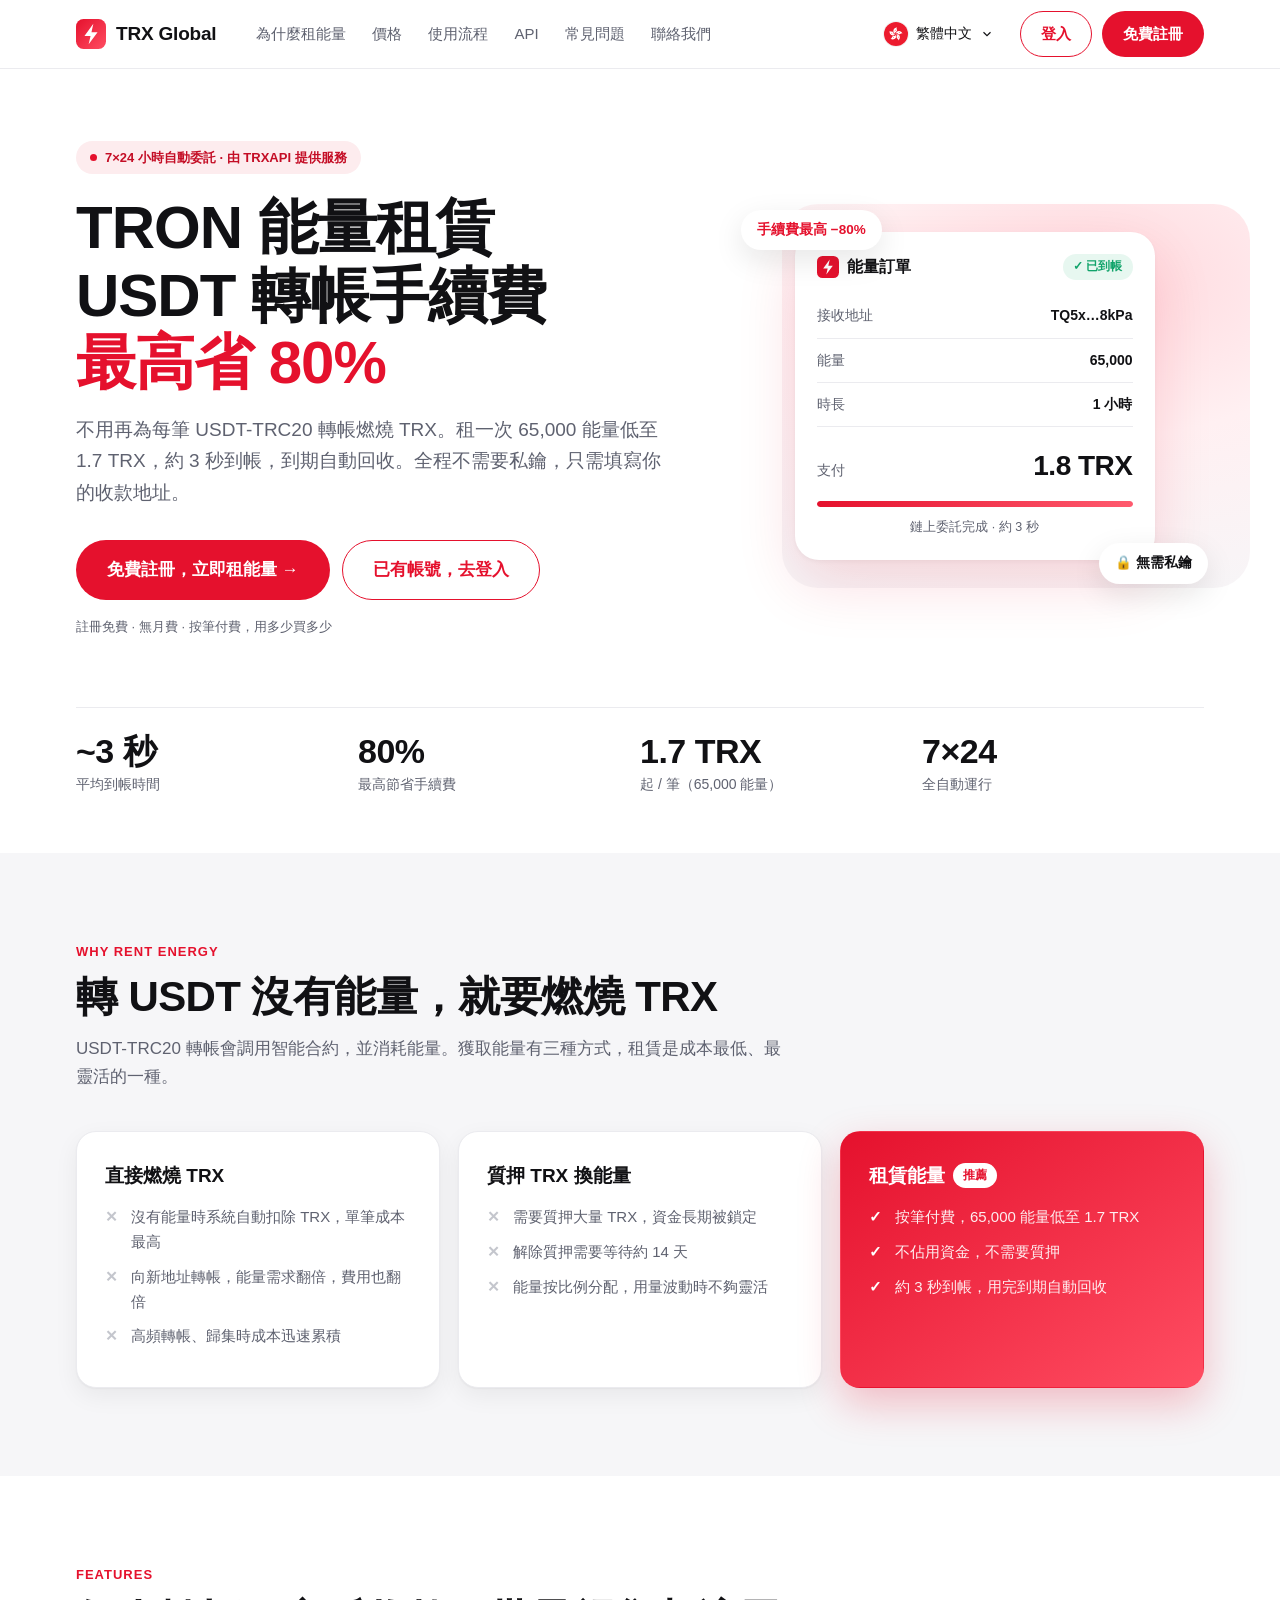
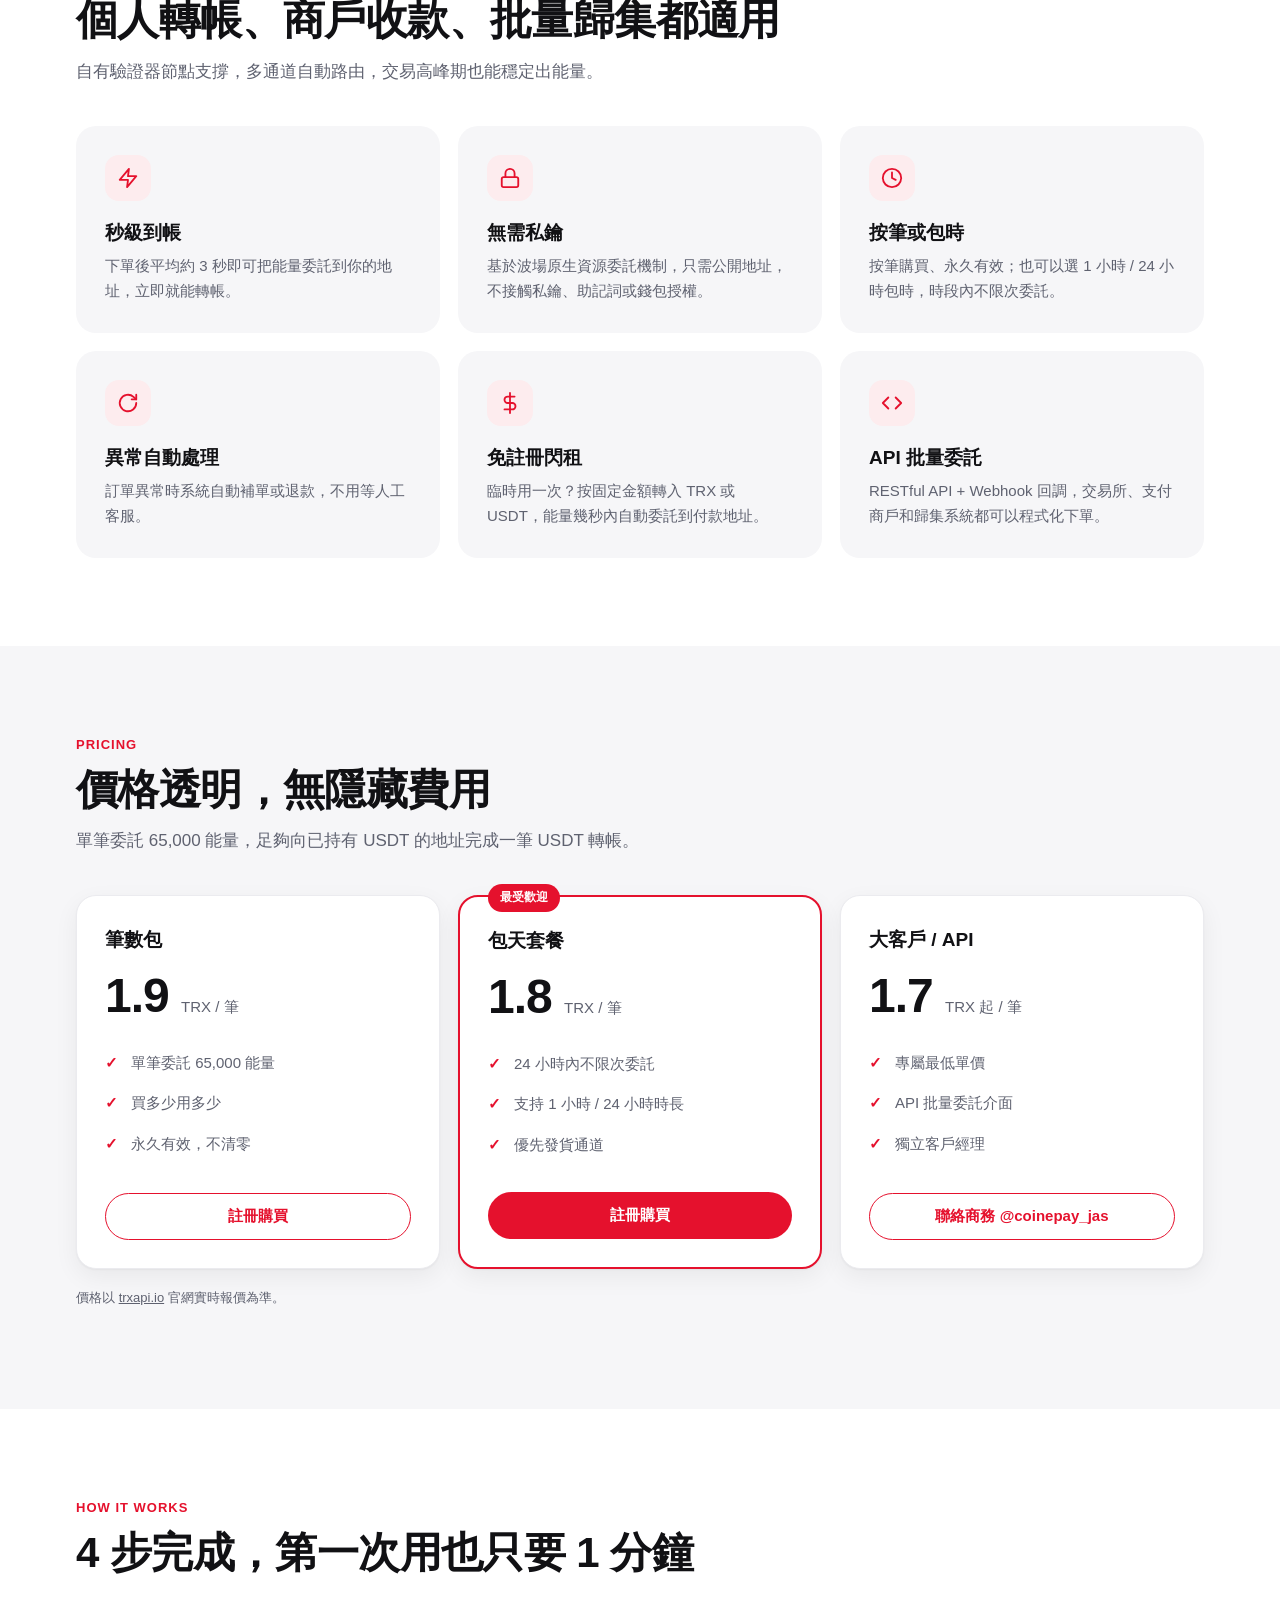
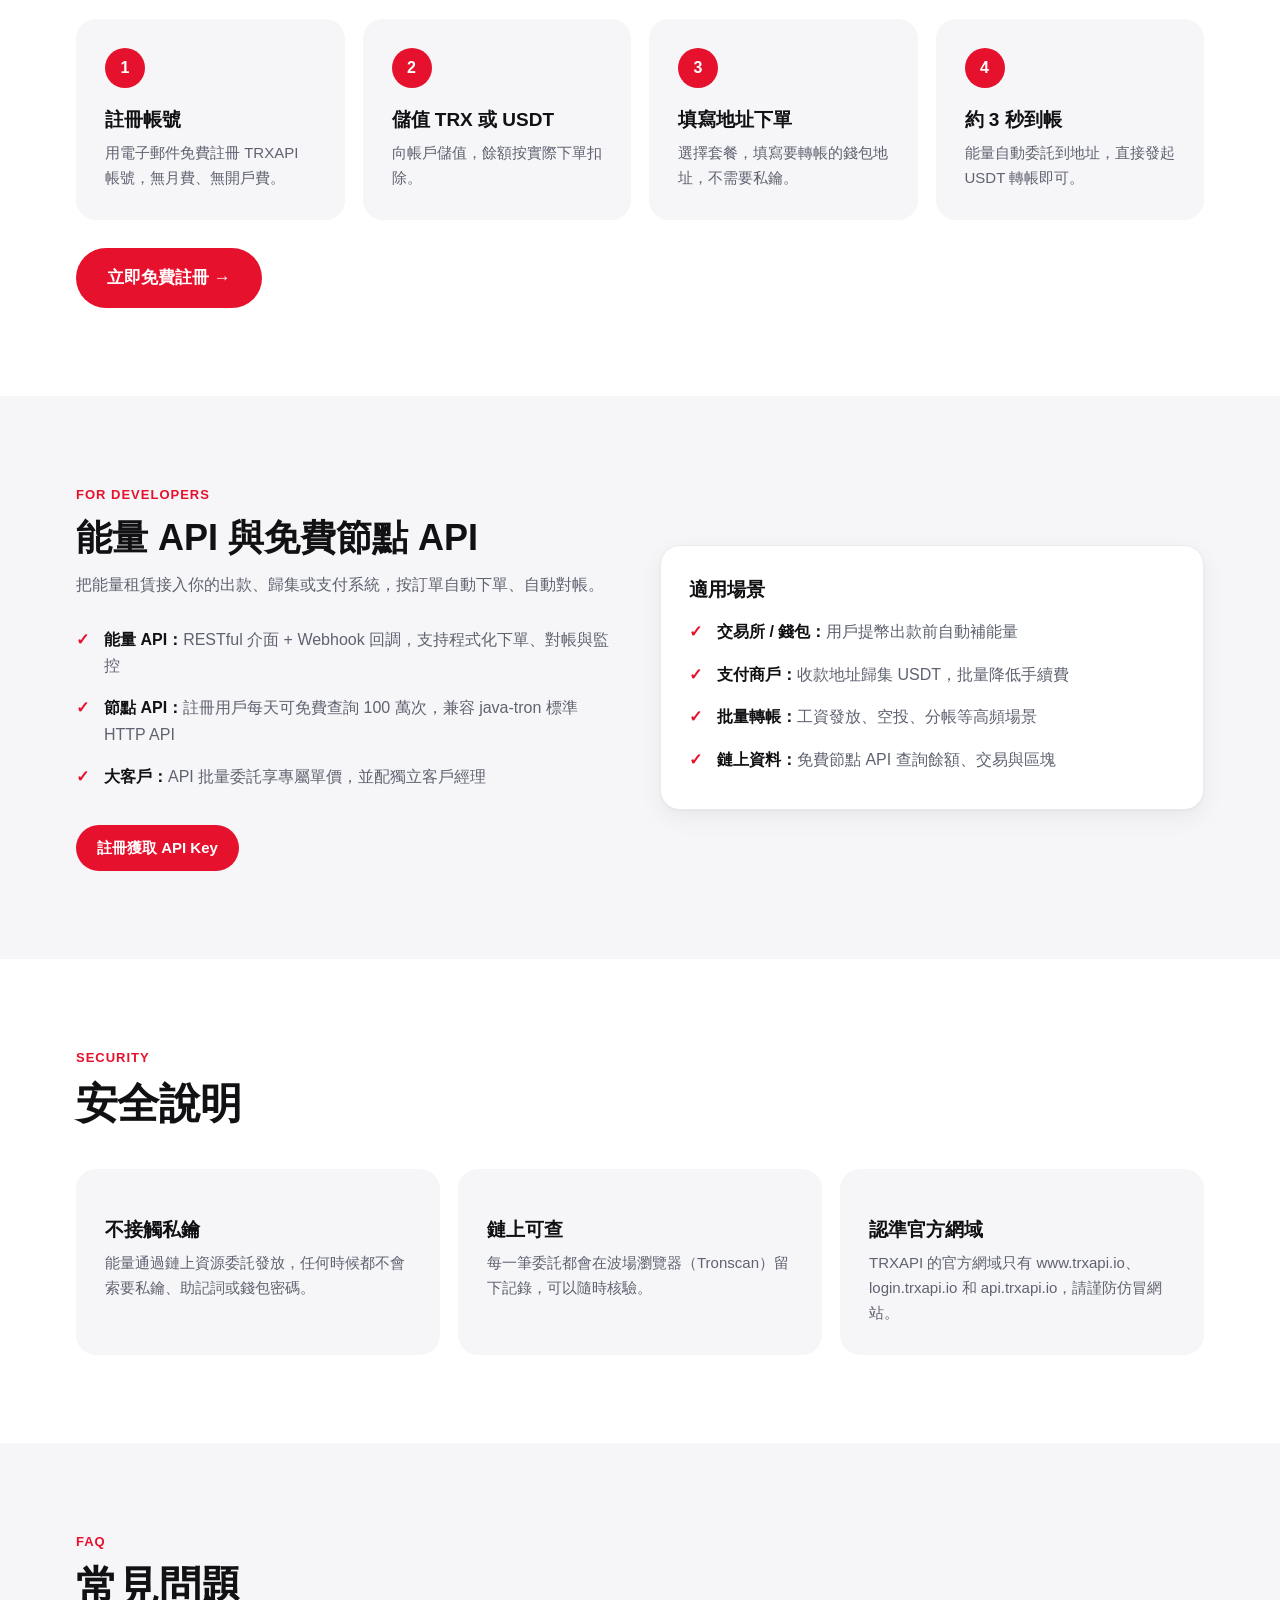
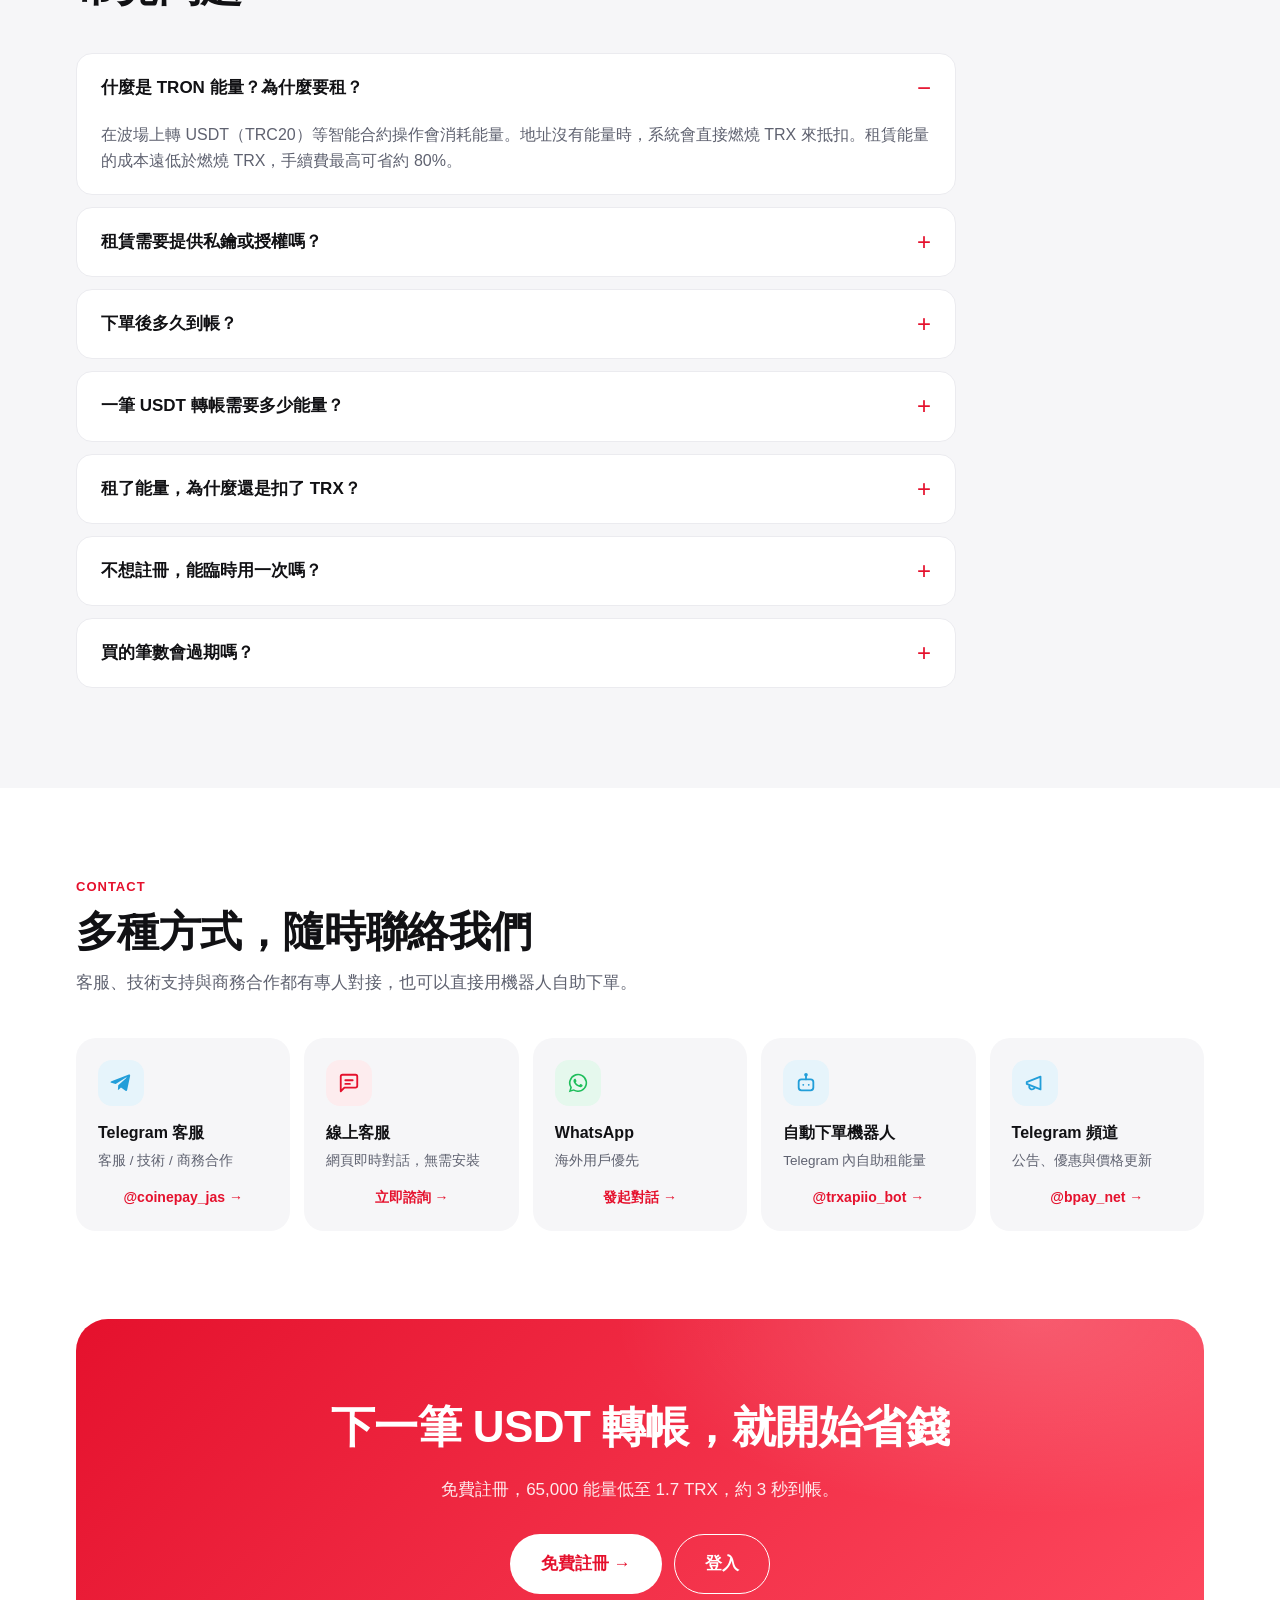
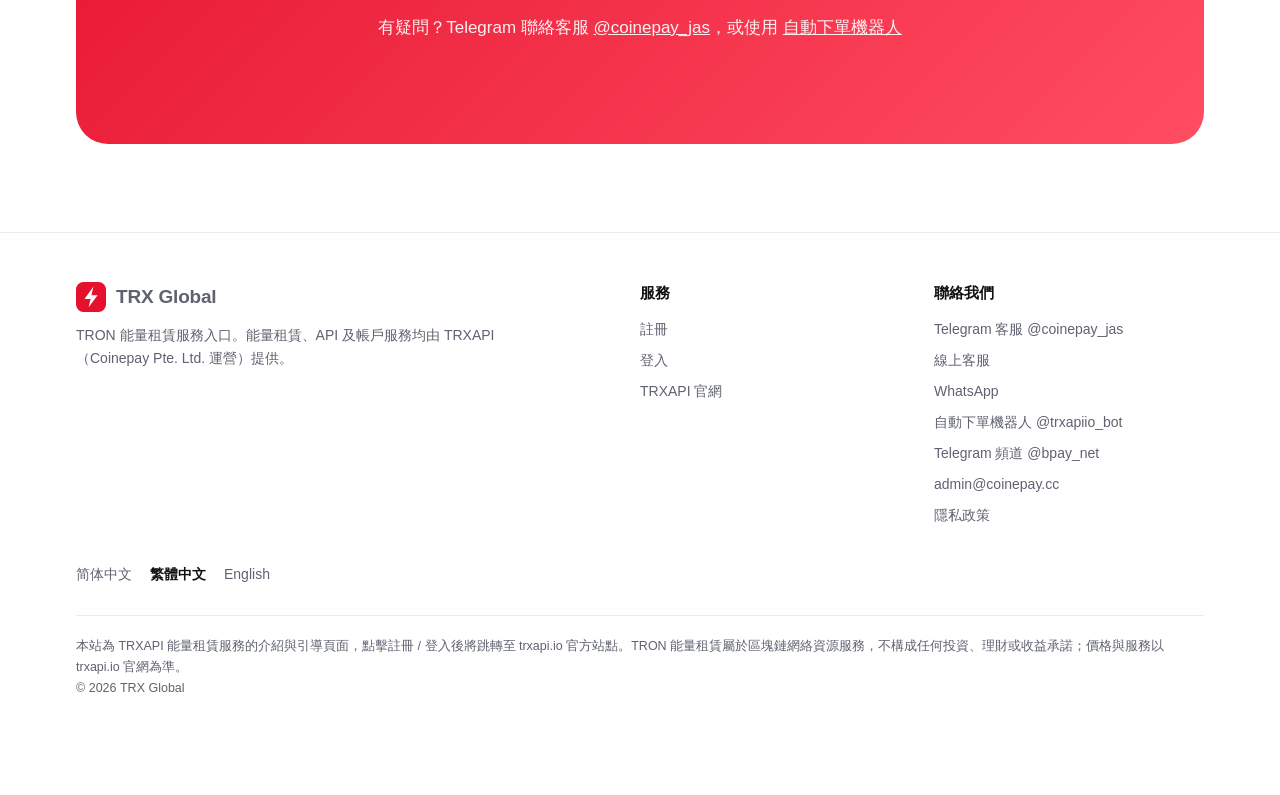
<file: zh-hant/index.html>
<!doctype html>
<html lang="zh-Hant">
<head>
<!-- gtag -->
<!-- Google tag (gtag.js) -->
<script async src="https://www.googletagmanager.com/gtag/js?id=AW-18481729310"></script>
<script>
  window.dataLayer = window.dataLayer || [];
  function gtag(){dataLayer.push(arguments);}
  gtag('js', new Date());

  gtag('config', 'AW-18481729310');
</script>
<!-- /gtag -->
<meta charset="utf-8">
<meta name="viewport" content="width=device-width, initial-scale=1">
<title>TRON 能量租賃 · USDT 轉帳手續費最高省 80% | TRX Global</title>
<meta name="description" content="TRON（波場）能量租賃，65,000 能量低至 1.7 TRX/筆，約 3 秒到帳，USDT-TRC20 轉帳手續費最高省 80%。無需私鑰，支持免註冊閃租與 API 批量委託。">
<meta name="keywords" content="TRON能量租賃,波場能量,TRX能量,能量租賃,USDT手續費,TRC20手續費,波場手續費,能量API">
<link rel="canonical" href="https://trxglobal.github.io/zh-hant/">
<link rel="alternate" hreflang="zh-CN" href="https://trxglobal.github.io/">
<link rel="alternate" hreflang="zh-Hant" href="https://trxglobal.github.io/zh-hant/">
<link rel="alternate" hreflang="en" href="https://trxglobal.github.io/en/">
<link rel="alternate" hreflang="x-default" href="https://trxglobal.github.io/en/">
<link rel="icon" href="/favicon.svg" type="image/svg+xml">
<meta name="theme-color" content="#ffffff">
<meta property="og:type" content="website">
<meta property="og:title" content="TRON 能量租賃 · USDT 轉帳手續費最高省 80%">
<meta property="og:description" content="65,000 能量低至 1.7 TRX/筆，約 3 秒到帳，無需私鑰。">
<meta property="og:url" content="https://trxglobal.github.io/zh-hant/">
<meta property="og:locale" content="zh_TW">
<!-- css --><style>
/* TRX Global 落地页样式：白底 + 红色品牌色，胶囊按钮、大圆角卡片；无外部依赖，保证广告落地页首屏速度 */
:root {
  --bg: #ffffff;
  --bg-2: #f6f6f8;
  --card: #ffffff;
  --line: #ebebef;
  --text: #111114;
  --muted: #5f6270;
  --accent: #e5112d;
  --accent-d: #c40d25;
  --accent-soft: #fdecee;
  --ok: #10a36a;
  --ok-soft: #e7f7f0;
  --bad: #d7263d;
  --shadow: 0 1px 2px rgba(17, 17, 20, .04), 0 8px 24px rgba(17, 17, 20, .06);
  --radius: 20px;
  --max: 1160px;
}
* { box-sizing: border-box; }
html { scroll-behavior: smooth; -webkit-text-size-adjust: 100%; }
body {
  margin: 0;
  background: var(--bg);
  color: var(--text);
  font: 16px/1.65 -apple-system, BlinkMacSystemFont, "Segoe UI", "PingFang SC", "PingFang TC", "Hiragino Sans GB", "Microsoft YaHei", "Microsoft JhengHei", "Noto Sans SC", Roboto, sans-serif;
  -webkit-font-smoothing: antialiased;
}
a { color: inherit; }
img, svg { display: block; }
.wrap { max-width: var(--max); margin: 0 auto; padding: 0 16px; }

/* 顶栏 */
.nav {
  position: sticky; top: 0; z-index: 10;
  background: rgba(255, 255, 255, .9);
  backdrop-filter: saturate(180%) blur(12px);
  -webkit-backdrop-filter: saturate(180%) blur(12px);
  border-bottom: 1px solid var(--line);
}
.nav .wrap { display: flex; align-items: center; gap: 20px; height: 68px; }
.brand { display: flex; align-items: center; gap: 10px; font-weight: 800; text-decoration: none; font-size: 19px; white-space: nowrap; letter-spacing: -.2px; }
.brand svg { width: 30px; height: 30px; }
.nav-links { display: flex; gap: 26px; margin-left: 20px; }
.nav-links a { text-decoration: none; color: var(--muted); font-size: 15px; font-weight: 500; }
.nav-links a:hover { color: var(--text); }
.nav-cta { margin-left: auto; display: flex; gap: 10px; align-items: center; }

/* 语言切换：还原 PhotonPay —— 圆形国旗 + 当前语言，悬停展开，按地区分组列出可选语言 */
.lsw { position: relative; }
.lsw-btn {
  display: flex; align-items: center; height: 44px; padding: 0 16px; border: 0; border-radius: 12px;
  background: transparent; color: var(--text); font: inherit; font-size: 14px; font-weight: 500; cursor: pointer;
  transition: background .2s;
}
.lsw.open .lsw-btn { background: rgba(229, 17, 45, .08); }
.lsw .flag { width: 24px; height: 24px; border-radius: 50%; object-fit: cover; flex: none; box-shadow: 0 0 0 1px rgba(0, 0, 0, .06); }
.lsw-btn .flag { margin-right: 8px; }
.lsw-btn .lbl { margin-right: 8px; white-space: nowrap; }
.lsw-btn svg.c { width: 14px; height: 14px; transition: transform .2s; }
.lsw.open svg.c { transform: rotate(180deg); }
/* 面板与按钮之间留 10px 透明区，鼠标移过去时不会断开悬停 */
.lsw-pop {
  position: absolute; top: 100%; left: 50%; padding-top: 10px; z-index: 30;
  visibility: hidden; opacity: 0; transform: translate(-50%, 4px); transition: opacity .2s, transform .2s, visibility .2s;
}
.lsw.open .lsw-pop { visibility: visible; opacity: 1; transform: translate(-50%, 0); }
/* 有鼠标的设备悬停即展开（同 PhotonPay）；触屏设备靠点击切换 .open */
@media (hover: hover) {
  .lsw:hover .lsw-btn { background: rgba(229, 17, 45, .08); }
  .lsw:hover svg.c { transform: rotate(180deg); }
  .lsw:hover .lsw-pop { visibility: visible; opacity: 1; transform: translate(-50%, 0); }
}
.lsw-pop ul {
  position: relative; width: 276px; margin: 0; padding: 24px; list-style: none;
  display: flex; flex-direction: column; gap: 16px;
  background: #fff; border: 1px solid #ebeef5; border-radius: 12px; box-shadow: 0 0 12px rgba(0, 0, 0, .12);
}
.lsw-pop ul::before {
  content: ""; position: absolute; top: -6px; left: calc(50% - 5px); width: 10px; height: 10px;
  background: #fff; border-left: 1px solid #ebeef5; border-top: 1px solid #ebeef5; transform: rotate(45deg);
}
.lsw-pop li {
  display: flex; align-items: center; min-height: 52px; padding: 4px 0 4px 8px; border-radius: 12px;
  cursor: pointer; transition: background .2s;
}
.lsw-pop li:hover { background: rgba(0, 0, 0, .04); }
.lsw-pop li .flag { margin-right: 8px; }
.lsw-pop .rn { padding-left: 8px; font-size: 14px; font-weight: 500; line-height: 22px; color: var(--text); }
.lsw-pop .rl { display: flex; align-items: center; white-space: nowrap; }
.lsw-pop .rl a {
  padding: 0 8px; font-size: 12px; font-weight: 500; line-height: 18px; text-decoration: none;
  color: rgba(17, 17, 20, .55); transition: color .2s;
}
.lsw-pop .rl a:hover { color: var(--text); }
.lsw-pop .rl a.on { color: var(--accent); }
.lsw-pop .rl i { width: 1px; height: 8px; background: rgba(0, 0, 0, .15); }

/* 按钮：胶囊形 */
.btn {
  display: inline-flex; align-items: center; justify-content: center; gap: 8px;
  padding: 10px 20px; border-radius: 999px; font-weight: 600; font-size: 15px;
  text-decoration: none; border: 1.5px solid transparent; cursor: pointer;
  transition: background .15s ease, border-color .15s ease, transform .15s ease;
  white-space: nowrap;
}
.btn:hover { transform: translateY(-1px); }
.btn-primary { background: var(--accent); color: #fff; }
.btn-primary:hover { background: var(--accent-d); }
.btn-ghost { border-color: var(--accent); color: var(--accent); background: #fff; }
.btn-ghost:hover { background: var(--accent-soft); }
.btn-lg { padding: 15px 30px; font-size: 17px; }

/* 首屏 */
.hero { padding: 72px 0 56px; overflow: hidden; }
.hero-grid { display: grid; grid-template-columns: 1.15fr .85fr; gap: 48px; align-items: center; }
.badge {
  display: inline-flex; align-items: center; gap: 8px; padding: 6px 14px; border-radius: 999px;
  background: var(--accent-soft); color: var(--accent-d); font-size: 13px; font-weight: 600;
}
.badge i { width: 7px; height: 7px; border-radius: 50%; background: var(--accent); }
.hero h1 { font-size: clamp(34px, 5.2vw, 60px); line-height: 1.12; margin: 20px 0 18px; letter-spacing: -1px; font-weight: 800; }
.hero h1 em { font-style: normal; color: var(--accent); }
.hero p.lead { color: var(--muted); font-size: clamp(16px, 1.8vw, 19px); max-width: 600px; margin: 0 0 32px; }
.hero-cta { display: flex; flex-wrap: wrap; gap: 12px; }
.hero-note { color: var(--muted); font-size: 13px; margin-top: 16px; }

/* 首屏插图：能量订单卡片 */
.hero-art { position: relative; padding: 28px 8px; }
.hero-art::before {
  content: ""; position: absolute; inset: 0 -10% 0 8%; border-radius: 36px;
  background: radial-gradient(120% 90% at 70% 20%, #ffd9de 0%, #fff0f2 45%, #f6f6f8 100%);
}
.mock {
  position: relative; max-width: 360px; margin: 0 auto; background: #fff; border-radius: 24px; padding: 22px;
  box-shadow: 0 2px 4px rgba(17, 17, 20, .04), 0 24px 60px rgba(229, 17, 45, .14);
}
.mock-top { display: flex; align-items: center; gap: 8px; font-weight: 700; margin-bottom: 14px; }
.mock-top .ok { margin-left: auto; font-size: 12px; font-weight: 700; color: var(--ok); background: var(--ok-soft); padding: 3px 10px; border-radius: 999px; }
.mock-top svg { width: 22px; height: 22px; }
.mock-row { display: flex; justify-content: space-between; padding: 10px 0; border-bottom: 1px solid var(--line); font-size: 14px; }
.mock-row span { color: var(--muted); }
.mock-row b { font-weight: 600; font-variant-numeric: tabular-nums; }
.mock-price { display: flex; justify-content: space-between; align-items: baseline; padding: 16px 0 12px; }
.mock-price span { color: var(--muted); font-size: 14px; }
.mock-price b { font-size: 28px; font-weight: 800; letter-spacing: -.5px; }
.mock-bar { height: 6px; border-radius: 999px; background: var(--bg-2); overflow: hidden; }
.mock-bar i { display: block; height: 100%; width: 100%; border-radius: inherit; background: linear-gradient(90deg, var(--accent), #ff5a6e); }
.mock-foot { margin-top: 10px; font-size: 12.5px; color: var(--muted); text-align: center; }
.chip {
  position: absolute; background: #fff; border-radius: 999px; padding: 9px 16px; font-size: 13.5px; font-weight: 700;
  box-shadow: 0 10px 30px rgba(17, 17, 20, .1); white-space: nowrap;
}
.chip-a { top: 6px; left: -4px; color: var(--accent); }
.chip-b { bottom: 4px; right: -4px; }

.stats { display: grid; grid-template-columns: repeat(4, 1fr); gap: 0; margin-top: 56px; border-top: 1px solid var(--line); }
.stat { padding: 24px 20px 0 0; }
.stat b { display: block; font-size: 34px; line-height: 1.15; font-weight: 800; letter-spacing: -.5px; }
.stat span { color: var(--muted); font-size: 14px; }

/* 通用区块 */
section { padding: 88px 0; }
section.alt { background: var(--bg-2); }
.sec-head { max-width: 720px; margin-bottom: 40px; }
.sec-head h2 { font-size: clamp(28px, 3.6vw, 42px); line-height: 1.2; margin: 0 0 12px; font-weight: 800; letter-spacing: -.6px; }
.sec-head p { color: var(--muted); margin: 0; font-size: 17px; }
.kicker { color: var(--accent); font-weight: 700; font-size: 13px; letter-spacing: 1px; text-transform: uppercase; margin-bottom: 10px; }

.grid { display: grid; gap: 18px; }
.g3 { grid-template-columns: repeat(3, 1fr); }
.g2 { grid-template-columns: repeat(2, 1fr); }
.card { background: var(--card); border: 1px solid var(--line); border-radius: var(--radius); padding: 28px; box-shadow: var(--shadow); }
section:not(.alt) .card { box-shadow: none; background: var(--bg-2); border-color: transparent; }
.card h3 { margin: 16px 0 6px; font-size: 19px; font-weight: 700; }
.card p { margin: 0; color: var(--muted); font-size: 15px; }
.ico { width: 46px; height: 46px; border-radius: 14px; display: grid; place-items: center; background: var(--accent-soft); color: var(--accent); }
.ico svg { width: 22px; height: 22px; }

/* 对比 */
.compare .card h3 { margin-top: 0; display: flex; align-items: center; gap: 8px; }
.compare ul { list-style: none; padding: 0; margin: 14px 0 0; }
.compare li { position: relative; padding-left: 26px; color: var(--muted); font-size: 15px; margin: 10px 0; }
.compare li::before { position: absolute; left: 0; top: 0; font-weight: 700; }
.compare .bad li::before { content: "✕"; color: #c4c6cd; }
.compare .good { background: linear-gradient(145deg, var(--accent), #ff4d62); color: #fff; border-color: transparent; box-shadow: 0 16px 40px rgba(229, 17, 45, .25); }
.compare .good li { color: rgba(255, 255, 255, .92); }
.compare .good li::before { content: "✓"; color: #fff; }
.compare .good .tag { background: #fff; color: var(--accent); }
.tag { display: inline-block; font-size: 12px; font-weight: 700; padding: 3px 10px; border-radius: 999px; background: var(--accent); color: #fff; }

/* 价格 */
.price { display: flex; flex-direction: column; }
.price.hot { border: 2px solid var(--accent); position: relative; }
.price .ribbon { position: absolute; top: -13px; left: 28px; background: var(--accent); color: #fff; font-size: 12px; font-weight: 700; padding: 4px 12px; border-radius: 999px; }
.price h3 { margin: 0; }
.price .amt { font-size: 48px; font-weight: 800; margin: 14px 0 2px; line-height: 1.1; letter-spacing: -1px; }
.price .amt small { font-size: 15px; color: var(--muted); font-weight: 500; letter-spacing: 0; }
.price ul { list-style: none; padding: 0; margin: 18px 0 26px; flex: 1; }
.price li { padding: 8px 0 8px 26px; position: relative; color: var(--muted); font-size: 15px; }
.price li::before { content: "✓"; position: absolute; left: 0; color: var(--accent); font-weight: 700; }
.price .btn { width: 100%; }
.fine { color: var(--muted); font-size: 13px; margin-top: 18px; }

/* 步骤 */
.steps { counter-reset: s; grid-template-columns: repeat(4, 1fr); }
.step::before {
  counter-increment: s; content: counter(s);
  display: grid; place-items: center; width: 40px; height: 40px; border-radius: 50%;
  background: var(--accent); color: #fff; font-weight: 800;
}

/* 开发者 */
.checks { list-style: none; padding: 0; margin: 0 0 26px; }
.checks li { padding: 8px 0 8px 28px; position: relative; color: var(--muted); }
.checks li::before { content: "✓"; position: absolute; left: 0; color: var(--accent); font-weight: 700; }
.checks b { color: var(--text); }

/* FAQ */
.faq { max-width: 880px; }
.faq details { background: #fff; border: 1px solid var(--line); border-radius: 16px; margin-bottom: 12px; }
.faq summary { cursor: pointer; list-style: none; padding: 20px 56px 20px 24px; font-weight: 600; font-size: 17px; position: relative; }
.faq summary::-webkit-details-marker { display: none; }
.faq summary::after { content: "+"; position: absolute; right: 24px; top: 50%; transform: translateY(-50%); color: var(--accent); font-size: 24px; font-weight: 400; }
.faq details[open] summary::after { content: "−"; }
.faq details p { margin: 0; padding: 0 24px 20px; color: var(--muted); }

/* 底部 CTA：红色块收尾 */
.final { text-align: center; }
.final .box {
  border-radius: 32px; padding: 72px 24px; color: #fff;
  background: radial-gradient(600px 280px at 85% 0%, rgba(255, 255, 255, .18), transparent 70%), linear-gradient(135deg, var(--accent), #ff4d62);
}
.final h2 { font-size: clamp(28px, 4vw, 44px); margin: 0 0 12px; font-weight: 800; letter-spacing: -.6px; }
.final p { color: rgba(255, 255, 255, .9); margin: 0 0 30px; font-size: 17px; }
.final .hero-cta { justify-content: center; }
.final .btn-primary { background: #fff; color: var(--accent); }
.final .btn-primary:hover { background: #fff5f6; }
.final .btn-ghost { border-color: #fff; color: #fff; background: transparent; }
.final .btn-ghost:hover { background: rgba(255, 255, 255, .14); }
.final .hero-note, .final .hero-note a { color: rgba(255, 255, 255, .92) !important; }

/* 页脚 */
footer { border-top: 1px solid var(--line); padding: 48px 0 96px; color: var(--muted); font-size: 14px; }
footer .cols { display: grid; grid-template-columns: 2fr 1fr 1fr; gap: 24px; }
footer h4 { color: var(--text); margin: 0 0 12px; font-size: 15px; }
footer ul { list-style: none; padding: 0; margin: 0; }
footer li { margin: 8px 0; }
footer a { text-decoration: none; }
footer a:hover { color: var(--text); }
footer .legal { margin-top: 28px; padding-top: 20px; border-top: 1px solid var(--line); font-size: 12.5px; line-height: 1.7; }
.flangs { display: flex; flex-wrap: wrap; gap: 6px 18px; margin-top: 28px; }
.flangs a[aria-current] { color: var(--text); font-weight: 600; }

/* 移动端底部常驻按钮 */
.mbar { display: none; }

/* 文档页（隐私政策） */
.doc { max-width: 820px; padding: 56px 16px 40px; }
.doc h1 { font-size: 36px; margin: 0 0 8px; font-weight: 800; letter-spacing: -.5px; }
.doc h2 { font-size: 20px; margin: 32px 0 8px; }
.doc p, .doc li { color: var(--muted); }
.doc a { color: var(--accent); }

@media (max-width: 960px) {
  .hero-grid { grid-template-columns: 1fr; gap: 32px; }
  .hero-art { max-width: 460px; }
  .g3, .steps { grid-template-columns: 1fr 1fr; }
  .stats { grid-template-columns: 1fr 1fr; }
  .nav-links { display: none; }
}
@media (max-width: 640px) {
  .g3, .g2, .steps { grid-template-columns: 1fr; }
  .hero { padding: 40px 0 32px; }
  section { padding: 60px 0; }
  .nav .btn-ghost { display: none; }
  .nav-cta { gap: 4px; }
  .lsw-btn { padding: 0 10px; }
  .lsw-btn .lbl { display: none; }
  .lsw-pop, .lsw.open .lsw-pop, .lsw:hover .lsw-pop { position: fixed; top: 68px; left: 16px; right: 16px; padding-top: 6px; transform: none; }
  .lsw-pop ul { width: auto; }
  .lsw-pop ul::before { display: none; }
  .hero-cta .btn { flex: 1 1 100%; }
  .hero-art::before { inset: 0 -16px; border-radius: 24px; }
  .chip-a { left: 4px; }
  .chip-b { right: 4px; }
  .stats { margin-top: 36px; }
  .final .box { border-radius: 24px; padding: 52px 20px; }
  footer .cols { grid-template-columns: 1fr; }
  .mbar {
    display: flex; gap: 10px; position: fixed; left: 0; right: 0; bottom: 0; z-index: 20;
    padding: 10px 16px calc(10px + env(safe-area-inset-bottom));
    background: rgba(255, 255, 255, .96); border-top: 1px solid var(--line);
  }
  .mbar .btn { flex: 1; }
}
@media (prefers-reduced-motion: reduce) {
  html { scroll-behavior: auto; }
  .btn { transition: none; }
}

/* 联系方式 */
.contacts { display: grid; grid-template-columns: repeat(5, 1fr); gap: 14px; }
.contact {
  display: flex; flex-direction: column; gap: 4px; padding: 22px; border-radius: var(--radius);
  background: var(--bg-2); text-decoration: none; transition: background .15s ease, transform .15s ease, box-shadow .15s ease;
}
.contact:hover { background: #fff; box-shadow: var(--shadow); transform: translateY(-2px); }
.contact .ico { margin-bottom: 10px; }
.contact.tg .ico { background: #e6f4fb; color: #229ed9; }
.contact.wa .ico { background: #e5f8ed; color: #1ebe5b; }
.contact b { font-size: 16px; }
.contact span:not(.ico) { color: var(--muted); font-size: 13.5px; flex: 1; }
.contact em { font-style: normal; font-weight: 600; font-size: 14px; color: var(--accent); margin-top: 10px; word-break: break-all; }
.hero h1 em { white-space: nowrap; }
@media (max-width: 1100px) { .contacts { grid-template-columns: repeat(3, 1fr); } }
@media (max-width: 640px) { .contacts { grid-template-columns: 1fr 1fr; } }

/* 窄屏适配：网格子项允许收缩，长按钮文字可换行，避免撑出横向滚动 */
.grid > * { min-width: 0; }
.price .btn, .contact em { white-space: normal; text-align: center; }
@media (max-width: 640px) {
  .price .amt { font-size: 40px; }
  .card { padding: 22px; }
}
/* 小屏手机（iPhone SE / 小尺寸安卓）：底部常驻栏已有注册按钮，顶栏只保留 logo 与语言切换 */
@media (max-width: 380px) {
  .nav .btn-primary { display: none; }
  .brand { font-size: 17px; gap: 8px; }
  .brand svg { width: 26px; height: 26px; }
  .hero h1 { font-size: 30px; }
  .stat b { font-size: 28px; }
  .contacts { grid-template-columns: 1fr; }
}
</style><!-- /css -->
<script type="application/ld+json">
{
  "@context": "https://schema.org",
  "@type": "FAQPage",
  "mainEntity": [
    {"@type": "Question", "name": "什麼是 TRON 能量？為什麼要租？", "acceptedAnswer": {"@type": "Answer", "text": "在波場上轉 USDT（TRC20）等智能合約操作會消耗能量。地址沒有能量時，系統會直接燃燒 TRX 來抵扣。租賃能量的成本遠低於燃燒 TRX，手續費最高可省約 80%。"}},
    {"@type": "Question", "name": "租賃需要提供私鑰或授權嗎？", "acceptedAnswer": {"@type": "Answer", "text": "不需要。能量通過波場原生的資源委託機制發送到你的地址，只需提供公開的收款地址，全程不涉及私鑰、助記詞或錢包授權。"}},
    {"@type": "Question", "name": "下單後多久到帳？", "acceptedAnswer": {"@type": "Answer", "text": "系統 7×24 小時全自動處理，平均約 3 秒完成委託，異常訂單會自動補單或退款。"}},
    {"@type": "Question", "name": "一筆 USDT 轉帳需要多少能量？", "acceptedAnswer": {"@type": "Answer", "text": "向已持有 USDT 的地址轉帳約需 65,000 能量；向從未持有 USDT 的新地址轉帳約需 130,000 能量，即兩筆的量。"}}
  ]
}
</script>
</head>
<body>

<header class="nav">
  <div class="wrap">
    <a class="brand" href="/zh-hant/" aria-label="TRX Global 首頁">
      <svg viewBox="0 0 32 32" aria-hidden="true"><defs><linearGradient id="lg" x1="0" y1="0" x2="1" y2="1"><stop offset="0" stop-color="#e5112d"/><stop offset="1" stop-color="#ff4d62"/></linearGradient></defs><rect width="32" height="32" rx="8" fill="url(#lg)"/><path d="M18.5 5 9 18h6.5L13.5 27 23 14h-6.5z" fill="#fff"/></svg>
      TRX Global
    </a>
    <nav class="nav-links" aria-label="頁面導航">
      <a href="#why">為什麼租能量</a>
      <a href="#pricing">價格</a>
      <a href="#how">使用流程</a>
      <a href="#api">API</a>
      <a href="#faq">常見問題</a>
      <a href="#contact">聯絡我們</a>
    </nav>
    <div class="nav-cta">
      <!-- lsw --><div class="lsw" data-lang="zh-Hant"><button class="lsw-btn" type="button" aria-haspopup="true" aria-expanded="false" aria-label="切換語言"><img class="flag" src="/assets/flags/hk.svg" alt="" width="24" height="24"><span class="lbl">繁體中文</span><svg class="c" viewBox="0 0 24 24" fill="none" stroke="currentColor" stroke-width="2" aria-hidden="true"><path d="m6 9 6 6 6-6"/></svg></button><div class="lsw-pop"><ul><li data-region="hk"><img class="flag" src="/assets/flags/hk.svg" alt="" width="24" height="24"><div><div class="rn">Hong Kong SAR</div><div class="rl"><a href="/en/" hreflang="en" lang="en" data-region="hk">English</a><i></i><a href="/" hreflang="zh-CN" lang="zh-CN" data-region="hk">简体中文</a><i></i><a href="/zh-hant/" hreflang="zh-Hant" lang="zh-Hant" data-region="hk" class="on" aria-current="page">繁體中文</a></div></div></li><li data-region="us"><img class="flag" src="/assets/flags/us.svg" alt="" width="24" height="24"><div><div class="rn">United States</div><div class="rl"><a href="/en/" hreflang="en" lang="en" data-region="us">English</a></div></div></li><li data-region="cn"><img class="flag" src="/assets/flags/cn.svg" alt="" width="24" height="24"><div><div class="rn">Chinese Mainland</div><div class="rl"><a href="/" hreflang="zh-CN" lang="zh-CN" data-region="cn">简体中文</a></div></div></li></ul></div></div><!-- /lsw -->
      <a class="btn btn-ghost" href="https://login.trxapi.io/login" data-out="login">登入</a>
      <a class="btn btn-primary" href="https://login.trxapi.io/register" data-out="register">免費註冊</a>
    </div>
  </div>
</header>

<main>
  <section class="hero">
    <div class="wrap">
      <div class="hero-grid">
        <div>
        <span class="badge"><i></i>7×24 小時自動委託 · 由 TRXAPI 提供服務</span>
        <h1>TRON 能量租賃<br>USDT 轉帳手續費<em>最高省 80%</em></h1>
        <p class="lead">不用再為每筆 USDT-TRC20 轉帳燃燒 TRX。租一次 65,000 能量低至 1.7 TRX，約 3 秒到帳，到期自動回收。全程不需要私鑰，只需填寫你的收款地址。</p>
        <div class="hero-cta">
          <a class="btn btn-primary btn-lg" href="https://login.trxapi.io/register" data-out="register">免費註冊，立即租能量 →</a>
          <a class="btn btn-ghost btn-lg" href="https://login.trxapi.io/login" data-out="login">已有帳號，去登入</a>
        </div>
        <p class="hero-note">註冊免費 · 無月費 · 按筆付費，用多少買多少</p>
        </div>
      <div class="hero-art" aria-hidden="true">
        <div class="mock">
          <div class="mock-top"><svg viewBox="0 0 32 32"><rect width="32" height="32" rx="8" fill="#e5112d"/><path d="M18.5 5 9 18h6.5L13.5 27 23 14h-6.5z" fill="#fff"/></svg>能量訂單<span class="ok">✓ 已到帳</span></div>
          <div class="mock-row"><span>接收地址</span><b>TQ5x…8kPa</b></div>
          <div class="mock-row"><span>能量</span><b>65,000</b></div>
          <div class="mock-row"><span>時長</span><b>1 小時</b></div>
          <div class="mock-price"><span>支付</span><b>1.8 TRX</b></div>
          <div class="mock-bar"><i></i></div>
          <div class="mock-foot">鏈上委託完成 · 約 3 秒</div>
        </div>
        <div class="chip chip-a">手續費最高 −80%</div>
        <div class="chip chip-b">🔒 無需私鑰</div>
      </div>
      </div>
      <div class="stats">
        <div class="stat"><b>~3 秒</b><span>平均到帳時間</span></div>
        <div class="stat"><b>80%</b><span>最高節省手續費</span></div>
        <div class="stat"><b>1.7 TRX</b><span>起 / 筆（65,000 能量）</span></div>
        <div class="stat"><b>7×24</b><span>全自動運行</span></div>
      </div>
    </div>
  </section>

  <section id="why" class="alt">
    <div class="wrap">
      <div class="sec-head">
        <div class="kicker">Why rent energy</div>
        <h2>轉 USDT 沒有能量，就要燃燒 TRX</h2>
        <p>USDT-TRC20 轉帳會調用智能合約，並消耗能量。獲取能量有三種方式，租賃是成本最低、最靈活的一種。</p>
      </div>
      <div class="grid g3 compare">
        <div class="card bad">
          <h3>直接燃燒 TRX</h3>
          <ul>
            <li>沒有能量時系統自動扣除 TRX，單筆成本最高</li>
            <li>向新地址轉帳，能量需求翻倍，費用也翻倍</li>
            <li>高頻轉帳、歸集時成本迅速累積</li>
          </ul>
        </div>
        <div class="card bad">
          <h3>質押 TRX 換能量</h3>
          <ul>
            <li>需要質押大量 TRX，資金長期被鎖定</li>
            <li>解除質押需要等待約 14 天</li>
            <li>能量按比例分配，用量波動時不夠靈活</li>
          </ul>
        </div>
        <div class="card good">
          <h3>租賃能量 <span class="tag">推薦</span></h3>
          <ul>
            <li>按筆付費，65,000 能量低至 1.7 TRX</li>
            <li>不佔用資金，不需要質押</li>
            <li>約 3 秒到帳，用完到期自動回收</li>
          </ul>
        </div>
      </div>
    </div>
  </section>

  <section id="features">
    <div class="wrap">
      <div class="sec-head">
        <div class="kicker">Features</div>
        <h2>個人轉帳、商戶收款、批量歸集都適用</h2>
        <p>自有驗證器節點支撐，多通道自動路由，交易高峰期也能穩定出能量。</p>
      </div>
      <div class="grid g3">
        <div class="card">
          <div class="ico"><svg viewBox="0 0 24 24" fill="none" stroke="currentColor" stroke-width="2" stroke-linecap="round" stroke-linejoin="round"><path d="M13 2 3 14h9l-1 8 10-12h-9l1-8z"/></svg></div>
          <h3>秒級到帳</h3>
          <p>下單後平均約 3 秒即可把能量委託到你的地址，立即就能轉帳。</p>
        </div>
        <div class="card">
          <div class="ico"><svg viewBox="0 0 24 24" fill="none" stroke="currentColor" stroke-width="2" stroke-linecap="round" stroke-linejoin="round"><rect x="3" y="11" width="18" height="11" rx="2"/><path d="M7 11V7a5 5 0 0 1 10 0v4"/></svg></div>
          <h3>無需私鑰</h3>
          <p>基於波場原生資源委託機制，只需公開地址，不接觸私鑰、助記詞或錢包授權。</p>
        </div>
        <div class="card">
          <div class="ico"><svg viewBox="0 0 24 24" fill="none" stroke="currentColor" stroke-width="2" stroke-linecap="round" stroke-linejoin="round"><circle cx="12" cy="12" r="10"/><path d="M12 6v6l4 2"/></svg></div>
          <h3>按筆或包時</h3>
          <p>按筆購買、永久有效；也可以選 1 小時 / 24 小時包時，時段內不限次委託。</p>
        </div>
        <div class="card">
          <div class="ico"><svg viewBox="0 0 24 24" fill="none" stroke="currentColor" stroke-width="2" stroke-linecap="round" stroke-linejoin="round"><path d="M21 12a9 9 0 1 1-3-6.7L21 8"/><path d="M21 3v5h-5"/></svg></div>
          <h3>異常自動處理</h3>
          <p>訂單異常時系統自動補單或退款，不用等人工客服。</p>
        </div>
        <div class="card">
          <div class="ico"><svg viewBox="0 0 24 24" fill="none" stroke="currentColor" stroke-width="2" stroke-linecap="round" stroke-linejoin="round"><path d="M12 1v22"/><path d="M17 5H9.5a3.5 3.5 0 0 0 0 7h5a3.5 3.5 0 0 1 0 7H6"/></svg></div>
          <h3>免註冊閃租</h3>
          <p>臨時用一次？按固定金額轉入 TRX 或 USDT，能量幾秒內自動委託到付款地址。</p>
        </div>
        <div class="card">
          <div class="ico"><svg viewBox="0 0 24 24" fill="none" stroke="currentColor" stroke-width="2" stroke-linecap="round" stroke-linejoin="round"><path d="m16 18 6-6-6-6"/><path d="m8 6-6 6 6 6"/></svg></div>
          <h3>API 批量委託</h3>
          <p>RESTful API + Webhook 回調，交易所、支付商戶和歸集系統都可以程式化下單。</p>
        </div>
      </div>
    </div>
  </section>

  <section id="pricing" class="alt">
    <div class="wrap">
      <div class="sec-head">
        <div class="kicker">Pricing</div>
        <h2>價格透明，無隱藏費用</h2>
        <p>單筆委託 65,000 能量，足夠向已持有 USDT 的地址完成一筆 USDT 轉帳。</p>
      </div>
      <div class="grid g3">
        <div class="card price">
          <h3>筆數包</h3>
          <div class="amt">1.9 <small>TRX / 筆</small></div>
          <ul>
            <li>單筆委託 65,000 能量</li>
            <li>買多少用多少</li>
            <li>永久有效，不清零</li>
          </ul>
          <a class="btn btn-ghost" href="https://login.trxapi.io/register" data-out="register">註冊購買</a>
        </div>
        <div class="card price hot">
          <span class="ribbon">最受歡迎</span>
          <h3>包天套餐</h3>
          <div class="amt">1.8 <small>TRX / 筆</small></div>
          <ul>
            <li>24 小時內不限次委託</li>
            <li>支持 1 小時 / 24 小時時長</li>
            <li>優先發貨通道</li>
          </ul>
          <a class="btn btn-primary" href="https://login.trxapi.io/register" data-out="register">註冊購買</a>
        </div>
        <div class="card price">
          <h3>大客戶 / API</h3>
          <div class="amt">1.7 <small>TRX 起 / 筆</small></div>
          <ul>
            <li>專屬最低單價</li>
            <li>API 批量委託介面</li>
            <li>獨立客戶經理</li>
          </ul>
          <a class="btn btn-ghost" href="https://t.me/coinepay_jas" rel="noopener" target="_blank">聯絡商務 @coinepay_jas</a>
        </div>
      </div>
      <p class="fine">價格以 <a href="https://www.trxapi.io/" data-out="home">trxapi.io</a> 官網實時報價為準。</p>
    </div>
  </section>

  <section id="how">
    <div class="wrap">
      <div class="sec-head">
        <div class="kicker">How it works</div>
        <h2>4 步完成，第一次用也只要 1 分鐘</h2>
      </div>
      <div class="grid steps">
        <div class="card step">
          <h3>註冊帳號</h3>
          <p>用電子郵件免費註冊 TRXAPI 帳號，無月費、無開戶費。</p>
        </div>
        <div class="card step">
          <h3>儲值 TRX 或 USDT</h3>
          <p>向帳戶儲值，餘額按實際下單扣除。</p>
        </div>
        <div class="card step">
          <h3>填寫地址下單</h3>
          <p>選擇套餐，填寫要轉帳的錢包地址，不需要私鑰。</p>
        </div>
        <div class="card step">
          <h3>約 3 秒到帳</h3>
          <p>能量自動委託到地址，直接發起 USDT 轉帳即可。</p>
        </div>
      </div>
      <div class="hero-cta" style="margin-top:28px">
        <a class="btn btn-primary btn-lg" href="https://login.trxapi.io/register" data-out="register">立即免費註冊 →</a>
      </div>
    </div>
  </section>

  <section id="api" class="alt">
    <div class="wrap grid g2" style="align-items:center;gap:40px">
      <div>
        <div class="kicker">For developers</div>
        <h2 style="font-size:clamp(26px,3.4vw,36px);line-height:1.25;margin:0 0 12px">能量 API 與免費節點 API</h2>
        <p style="color:var(--muted);margin:0 0 20px">把能量租賃接入你的出款、歸集或支付系統，按訂單自動下單、自動對帳。</p>
        <ul class="checks">
          <li><b>能量 API：</b>RESTful 介面 + Webhook 回調，支持程式化下單、對帳與監控</li>
          <li><b>節點 API：</b>註冊用戶每天可免費查詢 100 萬次，兼容 java-tron 標準 HTTP API</li>
          <li><b>大客戶：</b>API 批量委託享專屬單價，並配獨立客戶經理</li>
        </ul>
        <a class="btn btn-primary" href="https://login.trxapi.io/register" data-out="register">註冊獲取 API Key</a>
      </div>
      <div class="card">
        <h3 style="margin-top:0">適用場景</h3>
        <ul class="checks" style="margin:0">
          <li><b>交易所 / 錢包：</b>用戶提幣出款前自動補能量</li>
          <li><b>支付商戶：</b>收款地址歸集 USDT，批量降低手續費</li>
          <li><b>批量轉帳：</b>工資發放、空投、分帳等高頻場景</li>
          <li><b>鏈上資料：</b>免費節點 API 查詢餘額、交易與區塊</li>
        </ul>
      </div>
    </div>
  </section>

  <section id="security">
    <div class="wrap">
      <div class="sec-head">
        <div class="kicker">Security</div>
        <h2>安全說明</h2>
      </div>
      <div class="grid g3">
        <div class="card">
          <h3>不接觸私鑰</h3>
          <p>能量通過鏈上資源委託發放，任何時候都不會索要私鑰、助記詞或錢包密碼。</p>
        </div>
        <div class="card">
          <h3>鏈上可查</h3>
          <p>每一筆委託都會在波場瀏覽器（Tronscan）留下記錄，可以隨時核驗。</p>
        </div>
        <div class="card">
          <h3>認準官方網域</h3>
          <p>TRXAPI 的官方網域只有 www.trxapi.io、login.trxapi.io 和 api.trxapi.io，請謹防仿冒網站。</p>
        </div>
      </div>
    </div>
  </section>

  <section id="faq" class="alt">
    <div class="wrap">
      <div class="sec-head">
        <div class="kicker">FAQ</div>
        <h2>常見問題</h2>
      </div>
      <div class="faq">
        <details open>
          <summary>什麼是 TRON 能量？為什麼要租？</summary>
          <p>在波場上轉 USDT（TRC20）等智能合約操作會消耗能量。地址沒有能量時，系統會直接燃燒 TRX 來抵扣。租賃能量的成本遠低於燃燒 TRX，手續費最高可省約 80%。</p>
        </details>
        <details>
          <summary>租賃需要提供私鑰或授權嗎？</summary>
          <p>不需要。能量通過波場原生的資源委託機制發送到你的地址，只需提供公開的收款地址，全程不涉及私鑰、助記詞或錢包授權。</p>
        </details>
        <details>
          <summary>下單後多久到帳？</summary>
          <p>系統 7×24 小時全自動處理，平均約 3 秒完成委託，異常訂單會自動補單或退款。</p>
        </details>
        <details>
          <summary>一筆 USDT 轉帳需要多少能量？</summary>
          <p>向已持有 USDT 的地址轉帳約需 65,000 能量（1 筆）；向從未持有 USDT 的新地址轉帳約需 130,000 能量，即兩筆的量。</p>
        </details>
        <details>
          <summary>租了能量，為什麼還是扣了 TRX？</summary>
          <p>常見原因有兩個：一是收款地址從未持有 USDT，所需能量翻倍，一筆不夠；二是帶寬不足，每個地址每天有免費帶寬，用完後轉帳會少量燃燒 TRX 支付帶寬費用。</p>
        </details>
        <details>
          <summary>不想註冊，能臨時用一次嗎？</summary>
          <p>可以使用免註冊閃租：按固定金額轉入 TRX 或 USDT（TRC20），能量會在幾秒內自動委託到你的付款地址。註冊帳號後可享受更低單價和訂單記錄。</p>
        </details>
        <details>
          <summary>買的筆數會過期嗎？</summary>
          <p>筆數包永久有效、不清零；包時套餐在所選時長（1 小時或 24 小時）內不限次委託。</p>
        </details>
      </div>
    </div>
  </section>

  <section id="contact">
    <div class="wrap">
      <div class="sec-head">
        <div class="kicker">Contact</div>
        <h2>多種方式，隨時聯絡我們</h2>
        <p>客服、技術支持與商務合作都有專人對接，也可以直接用機器人自助下單。</p>
      </div>
      <div class="contacts">
        <a class="contact tg" href="https://t.me/coinepay_jas" rel="noopener" target="_blank" data-contact="tg">
          <span class="ico"><svg viewBox="0 0 24 24" fill="currentColor"><path d="M21.94 4.3 18.7 19.6c-.24 1.08-.88 1.35-1.78.84l-4.93-3.63-2.38 2.29c-.26.26-.49.49-1 .49l.36-5.02 9.13-8.25c.4-.35-.09-.55-.61-.2L6.2 13.2l-4.86-1.52c-1.06-.33-1.08-1.06.22-1.57L20.55 2.8c.88-.32 1.65.2 1.39 1.5z"/></svg></span>
          <b>Telegram 客服</b>
          <span>客服 / 技術 / 商務合作</span>
          <em>@coinepay_jas →</em>
        </a>
        <a class="contact chat" href="https://chat.ssrchat.com/service/grpect" rel="noopener" target="_blank" data-contact="chat">
          <span class="ico"><svg viewBox="0 0 24 24" fill="none" stroke="currentColor" stroke-width="2" stroke-linecap="round" stroke-linejoin="round"><path d="M21 15a2 2 0 0 1-2 2H7l-4 4V5a2 2 0 0 1 2-2h14a2 2 0 0 1 2 2z"/><path d="M8 9h8M8 13h5"/></svg></span>
          <b>線上客服</b>
          <span>網頁即時對話，無需安裝</span>
          <em>立即諮詢 →</em>
        </a>
        <a class="contact wa" href="https://wa.me/message/2I3GXEELDVMHP1" rel="noopener" target="_blank" data-contact="wa">
          <span class="ico"><svg viewBox="0 0 24 24" fill="currentColor"><path d="M12.04 2a9.9 9.9 0 0 0-8.5 14.98L2 22l5.16-1.5A9.9 9.9 0 1 0 12.04 2zm0 18.1a8.2 8.2 0 0 1-4.18-1.14l-.3-.18-3.06.89.9-2.98-.2-.31a8.2 8.2 0 1 1 6.84 3.72zm4.5-6.14c-.25-.12-1.46-.72-1.69-.8-.23-.08-.39-.12-.55.12-.17.25-.64.8-.78.97-.14.16-.29.18-.53.06-.25-.12-1.04-.38-1.98-1.22-.73-.65-1.23-1.46-1.37-1.7-.14-.25-.02-.38.11-.5.11-.11.25-.29.37-.43.12-.15.16-.25.25-.41.08-.17.04-.31-.02-.43-.06-.13-.55-1.33-.76-1.82-.2-.48-.4-.41-.55-.42h-.47a.9.9 0 0 0-.65.3c-.23.25-.86.84-.86 2.04s.88 2.37 1 2.53c.12.17 1.73 2.64 4.2 3.7.58.25 1.04.4 1.4.52.59.19 1.12.16 1.54.1.47-.07 1.46-.6 1.66-1.17.2-.58.2-1.07.15-1.17-.07-.1-.23-.16-.47-.28z"/></svg></span>
          <b>WhatsApp</b>
          <span>海外用戶優先</span>
          <em>發起對話 →</em>
        </a>
        <a class="contact tg" href="https://t.me/trxapiio_bot" rel="noopener" target="_blank" data-contact="bot">
          <span class="ico"><svg viewBox="0 0 24 24" fill="none" stroke="currentColor" stroke-width="2" stroke-linecap="round" stroke-linejoin="round"><rect x="4" y="8" width="16" height="12" rx="3"/><path d="M12 8V4M9 14h.01M15 14h.01"/><circle cx="12" cy="3" r="1"/></svg></span>
          <b>自動下單機器人</b>
          <span>Telegram 內自助租能量</span>
          <em>@trxapiio_bot →</em>
        </a>
        <a class="contact tg" href="https://t.me/bpay_net" rel="noopener" target="_blank" data-contact="ch">
          <span class="ico"><svg viewBox="0 0 24 24" fill="none" stroke="currentColor" stroke-width="2" stroke-linecap="round" stroke-linejoin="round"><path d="m3 11 15-6v14L3 13z"/><path d="M11.6 16.8a3 3 0 1 1-5.8-1.6"/></svg></span>
          <b>Telegram 頻道</b>
          <span>公告、優惠與價格更新</span>
          <em>@bpay_net →</em>
        </a>
      </div>
    </div>
  </section>

  <section class="final" style="padding-top:0">
    <div class="wrap">
      <div class="box">
        <h2>下一筆 USDT 轉帳，就開始省錢</h2>
        <p>免費註冊，65,000 能量低至 1.7 TRX，約 3 秒到帳。</p>
        <div class="hero-cta">
          <a class="btn btn-primary btn-lg" href="https://login.trxapi.io/register" data-out="register">免費註冊 →</a>
          <a class="btn btn-ghost btn-lg" href="https://login.trxapi.io/login" data-out="login">登入</a>
        </div>
        <p class="hero-note" style="color:#9fa1ab;margin-top:20px">有疑問？Telegram 聯絡客服 <a href="https://t.me/coinepay_jas" rel="noopener" target="_blank" style="color:#fff">@coinepay_jas</a>，或使用 <a href="https://t.me/trxapiio_bot" rel="noopener" target="_blank" style="color:#fff">自動下單機器人</a></p>
      </div>
    </div>
  </section>
</main>

<footer>
  <div class="wrap">
    <div class="cols">
      <div>
        <a class="brand" href="/zh-hant/"><svg viewBox="0 0 32 32" aria-hidden="true"><rect width="32" height="32" rx="8" fill="#e5112d"/><path d="M18.5 5 9 18h6.5L13.5 27 23 14h-6.5z" fill="#fff"/></svg>TRX Global</a>
        <p style="margin:12px 0 0;max-width:420px">TRON 能量租賃服務入口。能量租賃、API 及帳戶服務均由 TRXAPI（Coinepay Pte. Ltd. 運營）提供。</p>
      </div>
      <div>
        <h4>服務</h4>
        <ul>
          <li><a href="https://login.trxapi.io/register" data-out="register">註冊</a></li>
          <li><a href="https://login.trxapi.io/login" data-out="login">登入</a></li>
          <li><a href="https://www.trxapi.io/" data-out="home">TRXAPI 官網</a></li>
        </ul>
      </div>
      <div>
        <h4>聯絡我們</h4>
        <ul>
          <li><a href="https://t.me/coinepay_jas" rel="noopener" target="_blank">Telegram 客服 @coinepay_jas</a></li>
          <li><a href="https://chat.ssrchat.com/service/grpect" rel="noopener" target="_blank">線上客服</a></li>
          <li><a href="https://wa.me/message/2I3GXEELDVMHP1" rel="noopener" target="_blank">WhatsApp</a></li>
          <li><a href="https://t.me/trxapiio_bot" rel="noopener" target="_blank">自動下單機器人 @trxapiio_bot</a></li>
          <li><a href="https://t.me/bpay_net" rel="noopener" target="_blank">Telegram 頻道 @bpay_net</a></li>
          <li><a href="mailto:admin@coinepay.cc">admin@coinepay.cc</a></li>
          <li><a href="/zh-hant/privacy.html">隱私政策</a></li>
        </ul>
      </div>
    </div>
    <div class="flangs"><a href="/" hreflang="zh-CN" lang="zh-CN">简体中文</a><a href="/zh-hant/" hreflang="zh-Hant" lang="zh-Hant" aria-current="page">繁體中文</a><a href="/en/" hreflang="en" lang="en">English</a></div>
    <div class="legal">
      本站為 TRXAPI 能量租賃服務的介紹與引導頁面，點擊註冊 / 登入後將跳轉至 trxapi.io 官方站點。TRON 能量租賃屬於區塊鏈網絡資源服務，不構成任何投資、理財或收益承諾；價格與服務以 trxapi.io 官網為準。<br>
      © 2026 TRX Global
    </div>
  </div>
</footer>

<div class="mbar">
  <a class="btn btn-ghost" href="https://login.trxapi.io/login" data-out="login">登入</a>
  <a class="btn btn-primary" href="https://login.trxapi.io/register" data-out="register">免費註冊</a>
</div>

<!-- js --><script>
/*
 * 落地页脚本：
 * 1. 把广告带来的 gclid / utm_* 等参数透传到 trxapi.io 的外链上，方便在目标站做来源归因；
 * 2. 点击注册 / 登录 / 联系渠道时上报 Google Ads 转化（需在下方 CONFIG 填入转化标签）。
 * gtag.js 由 scripts/build.py 写在每个页面 <head> 最前面（ID 见 build.py 的 GTAG_ID），这里只负责上报事件。
 */
(function () {
  var CONFIG = {
    // Google Ads 转化 ID，须与 build.py 的 GTAG_ID 一致
    adsId: "AW-18481729310",
    // 转化标签，在 Google Ads「目标 → 转化」里创建后获得，形如 "AbCdEfGhIjKlMn"
    registerLabel: "",
    loginLabel: "",
    // 点击任一联系渠道（Telegram / WhatsApp / 在线客服等）的转化标签，可留空
    contactLabel: ""
  };

  // 语言切换：点击按钮展开（触屏设备）；点击页面其他位置或按 Esc 收起
  var lsw = document.querySelector(".lsw");
  if (lsw) {
    var btn = lsw.querySelector(".lsw-btn");
    var setOpen = function (open) {
      lsw.classList.toggle("open", open);
      btn.setAttribute("aria-expanded", open ? "true" : "false");
    };
    btn.addEventListener("click", function () { setOpen(!lsw.classList.contains("open")); });
    document.addEventListener("click", function (e) { if (!lsw.contains(e.target)) setOpen(false); });
    document.addEventListener("keydown", function (e) { if (e.key === "Escape") setOpen(false); });

    // 同一语言可能属于多个地区（如 English 对应香港 / 美国 / 英国 / 加拿大），
    // 记住访客选的地区，下次打开时按钮显示对应国旗，并高亮该地区下的当前语言
    var REGION_KEY = "trxg_region";
    var pageLang = lsw.getAttribute("data-lang");
    lsw.addEventListener("click", function (e) {
      var link = e.target.closest("a[data-region]");
      var row = e.target.closest("li[data-region]");
      if (!link && row) link = row.querySelector("a[data-region]"); // 点整行等同于点该地区第一个语言
      if (!link) return;
      try { localStorage.setItem(REGION_KEY, link.getAttribute("data-region")); } catch (err) {}
      if (link !== e.target) location.href = link.href;
    });
    var saved = null;
    try { saved = localStorage.getItem(REGION_KEY); } catch (err) {}
    var match = saved && lsw.querySelector('a[data-region="' + saved + '"][lang="' + pageLang + '"]');
    if (match) {
      var cur = lsw.querySelector(".rl a.on");
      if (cur) { cur.classList.remove("on"); cur.removeAttribute("aria-current"); }
      match.classList.add("on");
      match.setAttribute("aria-current", "page");
      btn.querySelector(".flag").src = "/assets/flags/" + saved + ".svg";
    }
  }

  var PASS_KEYS = ["gclid", "gbraid", "wbraid", "utm_source", "utm_medium", "utm_campaign", "utm_term", "utm_content"];
  var STORE_KEY = "trxg_attr";

  // 读取本次落地参数；没有则沿用本次会话里第一次落地时记下的参数
  var params = {};
  var qs = new URLSearchParams(location.search);
  PASS_KEYS.forEach(function (k) { if (qs.get(k)) params[k] = qs.get(k); });
  try {
    if (Object.keys(params).length) sessionStorage.setItem(STORE_KEY, JSON.stringify(params));
    else params = JSON.parse(sessionStorage.getItem(STORE_KEY) || "{}");
  } catch (e) { /* 隐私模式下 sessionStorage 可能不可用，忽略即可 */ }

  // 未投放广告的自然流量也打上来源，便于在 trxapi.io 后台区分
  if (!params.utm_source) {
    params.utm_source = "trxglobal";
    params.utm_medium = params.gclid ? "cpc" : "referral";
  }

  document.querySelectorAll("a[data-out]").forEach(function (a) {
    var url = new URL(a.href);
    Object.keys(params).forEach(function (k) {
      if (!url.searchParams.has(k)) url.searchParams.set(k, params[k]);
    });
    a.href = url.toString();
  });

  if (!CONFIG.adsId || typeof window.gtag !== "function") return;

  document.addEventListener("click", function (e) {
    var c = e.target.closest && e.target.closest("a[data-contact]");
    if (c) {
      // 联系渠道都在新标签页打开，直接上报即可，不影响跳转
      if (CONFIG.contactLabel) gtag("event", "conversion", { send_to: CONFIG.adsId + "/" + CONFIG.contactLabel });
      return;
    }
    var a = e.target.closest && e.target.closest("a[data-out]");
    if (!a) return;
    var label = a.dataset.out === "register" ? CONFIG.registerLabel : CONFIG.loginLabel;
    if (!label) return;
    // 新标签页打开时不阻塞跳转；同页跳转则等上报完成（最多 800ms）
    var href = a.href;
    var sameTab = a.target !== "_blank" && !e.metaKey && !e.ctrlKey;
    var done = false;
    var go = function () { if (!done) { done = true; if (sameTab) location.href = href; } };
    if (sameTab) e.preventDefault();
    gtag("event", "conversion", { send_to: CONFIG.adsId + "/" + label, event_callback: go });
    if (sameTab) setTimeout(go, 800);
  });
})();
</script><!-- /js -->
</body>
</html>
</file>
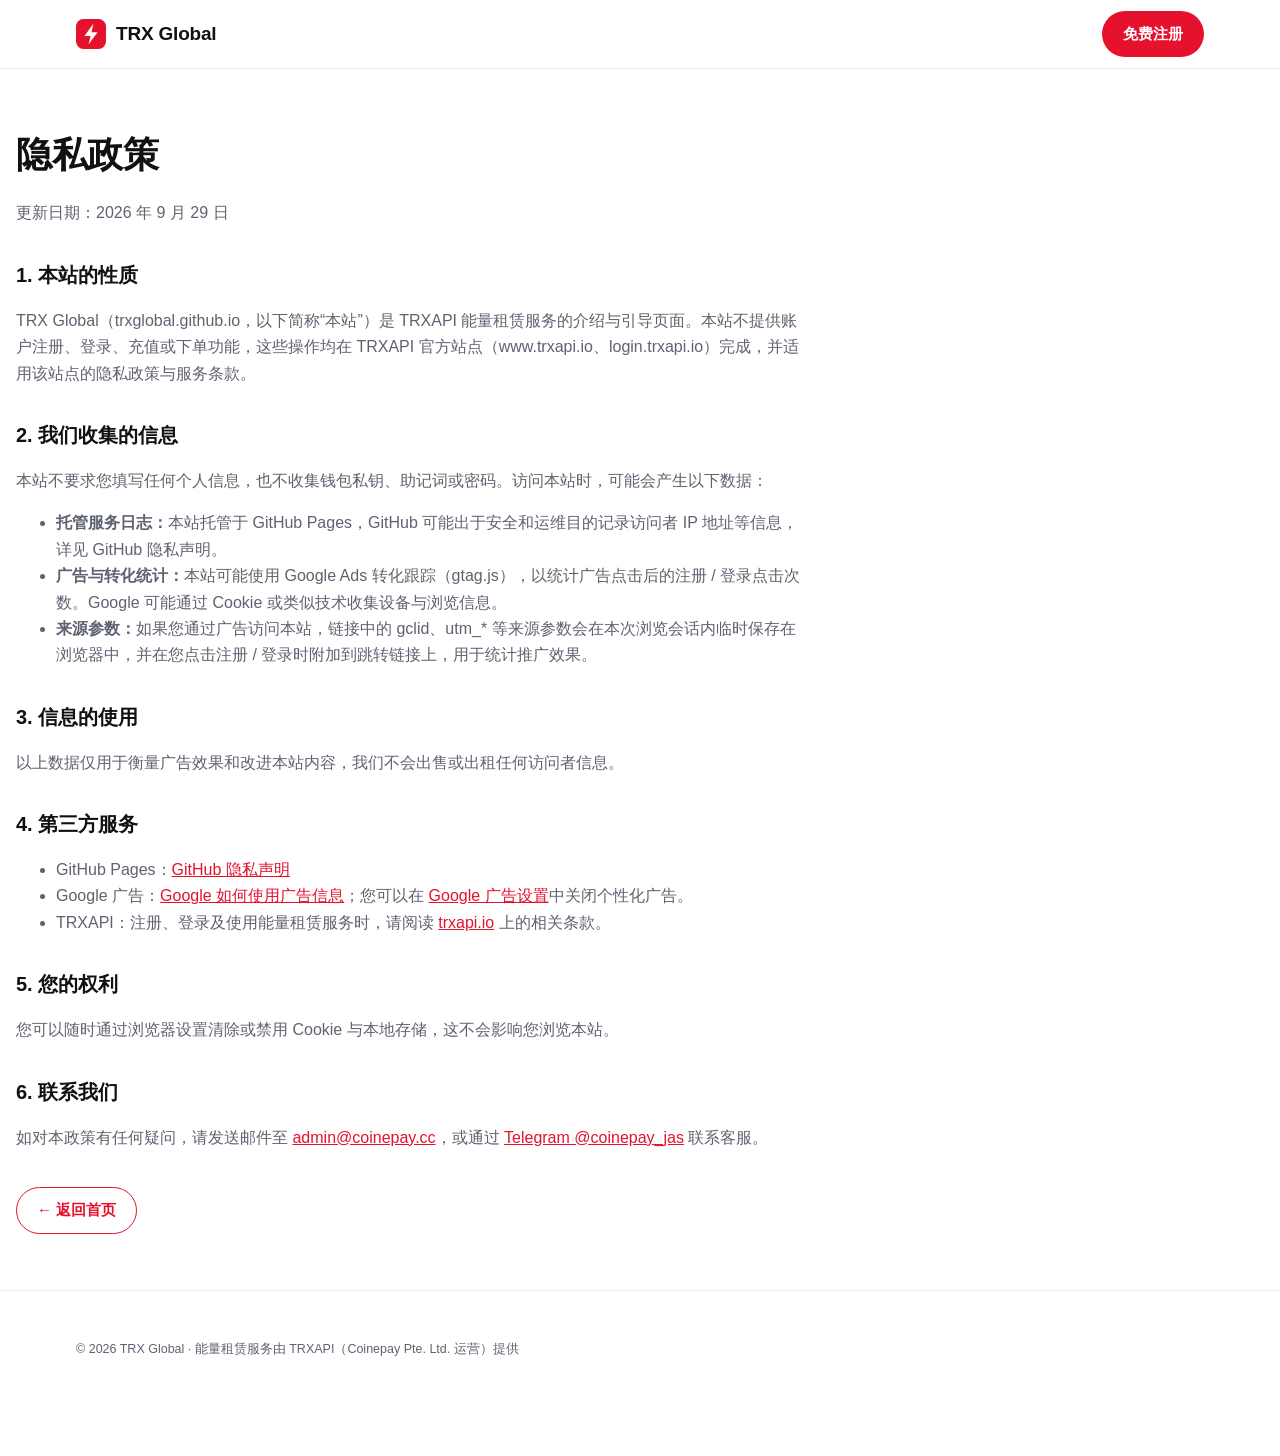
<file: privacy.html>
<!doctype html>
<html lang="zh-CN">
<head>
<!-- gtag -->
<!-- Google tag (gtag.js) -->
<script async src="https://www.googletagmanager.com/gtag/js?id=AW-18481729310"></script>
<script>
  window.dataLayer = window.dataLayer || [];
  function gtag(){dataLayer.push(arguments);}
  gtag('js', new Date());

  gtag('config', 'AW-18481729310');
</script>
<!-- /gtag -->
<meta charset="utf-8">
<meta name="viewport" content="width=device-width, initial-scale=1">
<title>隐私政策 | TRX Global</title>
<meta name="description" content="TRX Global 隐私政策：本站收集哪些信息、如何使用以及您的权利。">
<link rel="canonical" href="https://trxglobal.github.io/privacy.html">
<link rel="icon" href="/favicon.svg" type="image/svg+xml">
<meta name="theme-color" content="#ffffff">
<!-- css --><style>
/* TRX Global 落地页样式：白底 + 红色品牌色，胶囊按钮、大圆角卡片；无外部依赖，保证广告落地页首屏速度 */
:root {
  --bg: #ffffff;
  --bg-2: #f6f6f8;
  --card: #ffffff;
  --line: #ebebef;
  --text: #111114;
  --muted: #5f6270;
  --accent: #e5112d;
  --accent-d: #c40d25;
  --accent-soft: #fdecee;
  --ok: #10a36a;
  --ok-soft: #e7f7f0;
  --bad: #d7263d;
  --shadow: 0 1px 2px rgba(17, 17, 20, .04), 0 8px 24px rgba(17, 17, 20, .06);
  --radius: 20px;
  --max: 1160px;
}
* { box-sizing: border-box; }
html { scroll-behavior: smooth; -webkit-text-size-adjust: 100%; }
body {
  margin: 0;
  background: var(--bg);
  color: var(--text);
  font: 16px/1.65 -apple-system, BlinkMacSystemFont, "Segoe UI", "PingFang SC", "PingFang TC", "Hiragino Sans GB", "Microsoft YaHei", "Microsoft JhengHei", "Noto Sans SC", Roboto, sans-serif;
  -webkit-font-smoothing: antialiased;
}
a { color: inherit; }
img, svg { display: block; }
.wrap { max-width: var(--max); margin: 0 auto; padding: 0 16px; }

/* 顶栏 */
.nav {
  position: sticky; top: 0; z-index: 10;
  background: rgba(255, 255, 255, .9);
  backdrop-filter: saturate(180%) blur(12px);
  -webkit-backdrop-filter: saturate(180%) blur(12px);
  border-bottom: 1px solid var(--line);
}
.nav .wrap { display: flex; align-items: center; gap: 20px; height: 68px; }
.brand { display: flex; align-items: center; gap: 10px; font-weight: 800; text-decoration: none; font-size: 19px; white-space: nowrap; letter-spacing: -.2px; }
.brand svg { width: 30px; height: 30px; }
.nav-links { display: flex; gap: 26px; margin-left: 20px; }
.nav-links a { text-decoration: none; color: var(--muted); font-size: 15px; font-weight: 500; }
.nav-links a:hover { color: var(--text); }
.nav-cta { margin-left: auto; display: flex; gap: 10px; align-items: center; }

/* 语言切换：还原 PhotonPay —— 圆形国旗 + 当前语言，悬停展开，按地区分组列出可选语言 */
.lsw { position: relative; }
.lsw-btn {
  display: flex; align-items: center; height: 44px; padding: 0 16px; border: 0; border-radius: 12px;
  background: transparent; color: var(--text); font: inherit; font-size: 14px; font-weight: 500; cursor: pointer;
  transition: background .2s;
}
.lsw.open .lsw-btn { background: rgba(229, 17, 45, .08); }
.lsw .flag { width: 24px; height: 24px; border-radius: 50%; object-fit: cover; flex: none; box-shadow: 0 0 0 1px rgba(0, 0, 0, .06); }
.lsw-btn .flag { margin-right: 8px; }
.lsw-btn .lbl { margin-right: 8px; white-space: nowrap; }
.lsw-btn svg.c { width: 14px; height: 14px; transition: transform .2s; }
.lsw.open svg.c { transform: rotate(180deg); }
/* 面板与按钮之间留 10px 透明区，鼠标移过去时不会断开悬停 */
.lsw-pop {
  position: absolute; top: 100%; left: 50%; padding-top: 10px; z-index: 30;
  visibility: hidden; opacity: 0; transform: translate(-50%, 4px); transition: opacity .2s, transform .2s, visibility .2s;
}
.lsw.open .lsw-pop { visibility: visible; opacity: 1; transform: translate(-50%, 0); }
/* 有鼠标的设备悬停即展开（同 PhotonPay）；触屏设备靠点击切换 .open */
@media (hover: hover) {
  .lsw:hover .lsw-btn { background: rgba(229, 17, 45, .08); }
  .lsw:hover svg.c { transform: rotate(180deg); }
  .lsw:hover .lsw-pop { visibility: visible; opacity: 1; transform: translate(-50%, 0); }
}
.lsw-pop ul {
  position: relative; width: 276px; margin: 0; padding: 24px; list-style: none;
  display: flex; flex-direction: column; gap: 16px;
  background: #fff; border: 1px solid #ebeef5; border-radius: 12px; box-shadow: 0 0 12px rgba(0, 0, 0, .12);
}
.lsw-pop ul::before {
  content: ""; position: absolute; top: -6px; left: calc(50% - 5px); width: 10px; height: 10px;
  background: #fff; border-left: 1px solid #ebeef5; border-top: 1px solid #ebeef5; transform: rotate(45deg);
}
.lsw-pop li {
  display: flex; align-items: center; min-height: 52px; padding: 4px 0 4px 8px; border-radius: 12px;
  cursor: pointer; transition: background .2s;
}
.lsw-pop li:hover { background: rgba(0, 0, 0, .04); }
.lsw-pop li .flag { margin-right: 8px; }
.lsw-pop .rn { padding-left: 8px; font-size: 14px; font-weight: 500; line-height: 22px; color: var(--text); }
.lsw-pop .rl { display: flex; align-items: center; white-space: nowrap; }
.lsw-pop .rl a {
  padding: 0 8px; font-size: 12px; font-weight: 500; line-height: 18px; text-decoration: none;
  color: rgba(17, 17, 20, .55); transition: color .2s;
}
.lsw-pop .rl a:hover { color: var(--text); }
.lsw-pop .rl a.on { color: var(--accent); }
.lsw-pop .rl i { width: 1px; height: 8px; background: rgba(0, 0, 0, .15); }

/* 按钮：胶囊形 */
.btn {
  display: inline-flex; align-items: center; justify-content: center; gap: 8px;
  padding: 10px 20px; border-radius: 999px; font-weight: 600; font-size: 15px;
  text-decoration: none; border: 1.5px solid transparent; cursor: pointer;
  transition: background .15s ease, border-color .15s ease, transform .15s ease;
  white-space: nowrap;
}
.btn:hover { transform: translateY(-1px); }
.btn-primary { background: var(--accent); color: #fff; }
.btn-primary:hover { background: var(--accent-d); }
.btn-ghost { border-color: var(--accent); color: var(--accent); background: #fff; }
.btn-ghost:hover { background: var(--accent-soft); }
.btn-lg { padding: 15px 30px; font-size: 17px; }

/* 首屏 */
.hero { padding: 72px 0 56px; overflow: hidden; }
.hero-grid { display: grid; grid-template-columns: 1.15fr .85fr; gap: 48px; align-items: center; }
.badge {
  display: inline-flex; align-items: center; gap: 8px; padding: 6px 14px; border-radius: 999px;
  background: var(--accent-soft); color: var(--accent-d); font-size: 13px; font-weight: 600;
}
.badge i { width: 7px; height: 7px; border-radius: 50%; background: var(--accent); }
.hero h1 { font-size: clamp(34px, 5.2vw, 60px); line-height: 1.12; margin: 20px 0 18px; letter-spacing: -1px; font-weight: 800; }
.hero h1 em { font-style: normal; color: var(--accent); }
.hero p.lead { color: var(--muted); font-size: clamp(16px, 1.8vw, 19px); max-width: 600px; margin: 0 0 32px; }
.hero-cta { display: flex; flex-wrap: wrap; gap: 12px; }
.hero-note { color: var(--muted); font-size: 13px; margin-top: 16px; }

/* 首屏插图：能量订单卡片 */
.hero-art { position: relative; padding: 28px 8px; }
.hero-art::before {
  content: ""; position: absolute; inset: 0 -10% 0 8%; border-radius: 36px;
  background: radial-gradient(120% 90% at 70% 20%, #ffd9de 0%, #fff0f2 45%, #f6f6f8 100%);
}
.mock {
  position: relative; max-width: 360px; margin: 0 auto; background: #fff; border-radius: 24px; padding: 22px;
  box-shadow: 0 2px 4px rgba(17, 17, 20, .04), 0 24px 60px rgba(229, 17, 45, .14);
}
.mock-top { display: flex; align-items: center; gap: 8px; font-weight: 700; margin-bottom: 14px; }
.mock-top .ok { margin-left: auto; font-size: 12px; font-weight: 700; color: var(--ok); background: var(--ok-soft); padding: 3px 10px; border-radius: 999px; }
.mock-top svg { width: 22px; height: 22px; }
.mock-row { display: flex; justify-content: space-between; padding: 10px 0; border-bottom: 1px solid var(--line); font-size: 14px; }
.mock-row span { color: var(--muted); }
.mock-row b { font-weight: 600; font-variant-numeric: tabular-nums; }
.mock-price { display: flex; justify-content: space-between; align-items: baseline; padding: 16px 0 12px; }
.mock-price span { color: var(--muted); font-size: 14px; }
.mock-price b { font-size: 28px; font-weight: 800; letter-spacing: -.5px; }
.mock-bar { height: 6px; border-radius: 999px; background: var(--bg-2); overflow: hidden; }
.mock-bar i { display: block; height: 100%; width: 100%; border-radius: inherit; background: linear-gradient(90deg, var(--accent), #ff5a6e); }
.mock-foot { margin-top: 10px; font-size: 12.5px; color: var(--muted); text-align: center; }
.chip {
  position: absolute; background: #fff; border-radius: 999px; padding: 9px 16px; font-size: 13.5px; font-weight: 700;
  box-shadow: 0 10px 30px rgba(17, 17, 20, .1); white-space: nowrap;
}
.chip-a { top: 6px; left: -4px; color: var(--accent); }
.chip-b { bottom: 4px; right: -4px; }

.stats { display: grid; grid-template-columns: repeat(4, 1fr); gap: 0; margin-top: 56px; border-top: 1px solid var(--line); }
.stat { padding: 24px 20px 0 0; }
.stat b { display: block; font-size: 34px; line-height: 1.15; font-weight: 800; letter-spacing: -.5px; }
.stat span { color: var(--muted); font-size: 14px; }

/* 通用区块 */
section { padding: 88px 0; }
section.alt { background: var(--bg-2); }
.sec-head { max-width: 720px; margin-bottom: 40px; }
.sec-head h2 { font-size: clamp(28px, 3.6vw, 42px); line-height: 1.2; margin: 0 0 12px; font-weight: 800; letter-spacing: -.6px; }
.sec-head p { color: var(--muted); margin: 0; font-size: 17px; }
.kicker { color: var(--accent); font-weight: 700; font-size: 13px; letter-spacing: 1px; text-transform: uppercase; margin-bottom: 10px; }

.grid { display: grid; gap: 18px; }
.g3 { grid-template-columns: repeat(3, 1fr); }
.g2 { grid-template-columns: repeat(2, 1fr); }
.card { background: var(--card); border: 1px solid var(--line); border-radius: var(--radius); padding: 28px; box-shadow: var(--shadow); }
section:not(.alt) .card { box-shadow: none; background: var(--bg-2); border-color: transparent; }
.card h3 { margin: 16px 0 6px; font-size: 19px; font-weight: 700; }
.card p { margin: 0; color: var(--muted); font-size: 15px; }
.ico { width: 46px; height: 46px; border-radius: 14px; display: grid; place-items: center; background: var(--accent-soft); color: var(--accent); }
.ico svg { width: 22px; height: 22px; }

/* 对比 */
.compare .card h3 { margin-top: 0; display: flex; align-items: center; gap: 8px; }
.compare ul { list-style: none; padding: 0; margin: 14px 0 0; }
.compare li { position: relative; padding-left: 26px; color: var(--muted); font-size: 15px; margin: 10px 0; }
.compare li::before { position: absolute; left: 0; top: 0; font-weight: 700; }
.compare .bad li::before { content: "✕"; color: #c4c6cd; }
.compare .good { background: linear-gradient(145deg, var(--accent), #ff4d62); color: #fff; border-color: transparent; box-shadow: 0 16px 40px rgba(229, 17, 45, .25); }
.compare .good li { color: rgba(255, 255, 255, .92); }
.compare .good li::before { content: "✓"; color: #fff; }
.compare .good .tag { background: #fff; color: var(--accent); }
.tag { display: inline-block; font-size: 12px; font-weight: 700; padding: 3px 10px; border-radius: 999px; background: var(--accent); color: #fff; }

/* 价格 */
.price { display: flex; flex-direction: column; }
.price.hot { border: 2px solid var(--accent); position: relative; }
.price .ribbon { position: absolute; top: -13px; left: 28px; background: var(--accent); color: #fff; font-size: 12px; font-weight: 700; padding: 4px 12px; border-radius: 999px; }
.price h3 { margin: 0; }
.price .amt { font-size: 48px; font-weight: 800; margin: 14px 0 2px; line-height: 1.1; letter-spacing: -1px; }
.price .amt small { font-size: 15px; color: var(--muted); font-weight: 500; letter-spacing: 0; }
.price ul { list-style: none; padding: 0; margin: 18px 0 26px; flex: 1; }
.price li { padding: 8px 0 8px 26px; position: relative; color: var(--muted); font-size: 15px; }
.price li::before { content: "✓"; position: absolute; left: 0; color: var(--accent); font-weight: 700; }
.price .btn { width: 100%; }
.fine { color: var(--muted); font-size: 13px; margin-top: 18px; }

/* 步骤 */
.steps { counter-reset: s; grid-template-columns: repeat(4, 1fr); }
.step::before {
  counter-increment: s; content: counter(s);
  display: grid; place-items: center; width: 40px; height: 40px; border-radius: 50%;
  background: var(--accent); color: #fff; font-weight: 800;
}

/* 开发者 */
.checks { list-style: none; padding: 0; margin: 0 0 26px; }
.checks li { padding: 8px 0 8px 28px; position: relative; color: var(--muted); }
.checks li::before { content: "✓"; position: absolute; left: 0; color: var(--accent); font-weight: 700; }
.checks b { color: var(--text); }

/* FAQ */
.faq { max-width: 880px; }
.faq details { background: #fff; border: 1px solid var(--line); border-radius: 16px; margin-bottom: 12px; }
.faq summary { cursor: pointer; list-style: none; padding: 20px 56px 20px 24px; font-weight: 600; font-size: 17px; position: relative; }
.faq summary::-webkit-details-marker { display: none; }
.faq summary::after { content: "+"; position: absolute; right: 24px; top: 50%; transform: translateY(-50%); color: var(--accent); font-size: 24px; font-weight: 400; }
.faq details[open] summary::after { content: "−"; }
.faq details p { margin: 0; padding: 0 24px 20px; color: var(--muted); }

/* 底部 CTA：红色块收尾 */
.final { text-align: center; }
.final .box {
  border-radius: 32px; padding: 72px 24px; color: #fff;
  background: radial-gradient(600px 280px at 85% 0%, rgba(255, 255, 255, .18), transparent 70%), linear-gradient(135deg, var(--accent), #ff4d62);
}
.final h2 { font-size: clamp(28px, 4vw, 44px); margin: 0 0 12px; font-weight: 800; letter-spacing: -.6px; }
.final p { color: rgba(255, 255, 255, .9); margin: 0 0 30px; font-size: 17px; }
.final .hero-cta { justify-content: center; }
.final .btn-primary { background: #fff; color: var(--accent); }
.final .btn-primary:hover { background: #fff5f6; }
.final .btn-ghost { border-color: #fff; color: #fff; background: transparent; }
.final .btn-ghost:hover { background: rgba(255, 255, 255, .14); }
.final .hero-note, .final .hero-note a { color: rgba(255, 255, 255, .92) !important; }

/* 页脚 */
footer { border-top: 1px solid var(--line); padding: 48px 0 96px; color: var(--muted); font-size: 14px; }
footer .cols { display: grid; grid-template-columns: 2fr 1fr 1fr; gap: 24px; }
footer h4 { color: var(--text); margin: 0 0 12px; font-size: 15px; }
footer ul { list-style: none; padding: 0; margin: 0; }
footer li { margin: 8px 0; }
footer a { text-decoration: none; }
footer a:hover { color: var(--text); }
footer .legal { margin-top: 28px; padding-top: 20px; border-top: 1px solid var(--line); font-size: 12.5px; line-height: 1.7; }
.flangs { display: flex; flex-wrap: wrap; gap: 6px 18px; margin-top: 28px; }
.flangs a[aria-current] { color: var(--text); font-weight: 600; }

/* 移动端底部常驻按钮 */
.mbar { display: none; }

/* 文档页（隐私政策） */
.doc { max-width: 820px; padding: 56px 16px 40px; }
.doc h1 { font-size: 36px; margin: 0 0 8px; font-weight: 800; letter-spacing: -.5px; }
.doc h2 { font-size: 20px; margin: 32px 0 8px; }
.doc p, .doc li { color: var(--muted); }
.doc a { color: var(--accent); }

@media (max-width: 960px) {
  .hero-grid { grid-template-columns: 1fr; gap: 32px; }
  .hero-art { max-width: 460px; }
  .g3, .steps { grid-template-columns: 1fr 1fr; }
  .stats { grid-template-columns: 1fr 1fr; }
  .nav-links { display: none; }
}
@media (max-width: 640px) {
  .g3, .g2, .steps { grid-template-columns: 1fr; }
  .hero { padding: 40px 0 32px; }
  section { padding: 60px 0; }
  .nav .btn-ghost { display: none; }
  .nav-cta { gap: 4px; }
  .lsw-btn { padding: 0 10px; }
  .lsw-btn .lbl { display: none; }
  .lsw-pop, .lsw.open .lsw-pop, .lsw:hover .lsw-pop { position: fixed; top: 68px; left: 16px; right: 16px; padding-top: 6px; transform: none; }
  .lsw-pop ul { width: auto; }
  .lsw-pop ul::before { display: none; }
  .hero-cta .btn { flex: 1 1 100%; }
  .hero-art::before { inset: 0 -16px; border-radius: 24px; }
  .chip-a { left: 4px; }
  .chip-b { right: 4px; }
  .stats { margin-top: 36px; }
  .final .box { border-radius: 24px; padding: 52px 20px; }
  footer .cols { grid-template-columns: 1fr; }
  .mbar {
    display: flex; gap: 10px; position: fixed; left: 0; right: 0; bottom: 0; z-index: 20;
    padding: 10px 16px calc(10px + env(safe-area-inset-bottom));
    background: rgba(255, 255, 255, .96); border-top: 1px solid var(--line);
  }
  .mbar .btn { flex: 1; }
}
@media (prefers-reduced-motion: reduce) {
  html { scroll-behavior: auto; }
  .btn { transition: none; }
}

/* 联系方式 */
.contacts { display: grid; grid-template-columns: repeat(5, 1fr); gap: 14px; }
.contact {
  display: flex; flex-direction: column; gap: 4px; padding: 22px; border-radius: var(--radius);
  background: var(--bg-2); text-decoration: none; transition: background .15s ease, transform .15s ease, box-shadow .15s ease;
}
.contact:hover { background: #fff; box-shadow: var(--shadow); transform: translateY(-2px); }
.contact .ico { margin-bottom: 10px; }
.contact.tg .ico { background: #e6f4fb; color: #229ed9; }
.contact.wa .ico { background: #e5f8ed; color: #1ebe5b; }
.contact b { font-size: 16px; }
.contact span:not(.ico) { color: var(--muted); font-size: 13.5px; flex: 1; }
.contact em { font-style: normal; font-weight: 600; font-size: 14px; color: var(--accent); margin-top: 10px; word-break: break-all; }
.hero h1 em { white-space: nowrap; }
@media (max-width: 1100px) { .contacts { grid-template-columns: repeat(3, 1fr); } }
@media (max-width: 640px) { .contacts { grid-template-columns: 1fr 1fr; } }

/* 窄屏适配：网格子项允许收缩，长按钮文字可换行，避免撑出横向滚动 */
.grid > * { min-width: 0; }
.price .btn, .contact em { white-space: normal; text-align: center; }
@media (max-width: 640px) {
  .price .amt { font-size: 40px; }
  .card { padding: 22px; }
}
/* 小屏手机（iPhone SE / 小尺寸安卓）：底部常驻栏已有注册按钮，顶栏只保留 logo 与语言切换 */
@media (max-width: 380px) {
  .nav .btn-primary { display: none; }
  .brand { font-size: 17px; gap: 8px; }
  .brand svg { width: 26px; height: 26px; }
  .hero h1 { font-size: 30px; }
  .stat b { font-size: 28px; }
  .contacts { grid-template-columns: 1fr; }
}
</style><!-- /css -->
</head>
<body>
<header class="nav">
  <div class="wrap">
    <a class="brand" href="/"><svg viewBox="0 0 32 32" aria-hidden="true"><rect width="32" height="32" rx="8" fill="#e5112d"/><path d="M18.5 5 9 18h6.5L13.5 27 23 14h-6.5z" fill="#fff"/></svg>TRX Global</a>
    <div class="nav-cta">
      <a class="btn btn-primary" href="https://login.trxapi.io/register" data-out="register">免费注册</a>
    </div>
  </div>
</header>

<main class="doc">
  <h1>隐私政策</h1>
  <p>更新日期：2026 年 9 月 29 日</p>

  <h2>1. 本站的性质</h2>
  <p>TRX Global（trxglobal.github.io，以下简称“本站”）是 TRXAPI 能量租赁服务的介绍与引导页面。本站不提供账户注册、登录、充值或下单功能，这些操作均在 TRXAPI 官方站点（www.trxapi.io、login.trxapi.io）完成，并适用该站点的隐私政策与服务条款。</p>

  <h2>2. 我们收集的信息</h2>
  <p>本站不要求您填写任何个人信息，也不收集钱包私钥、助记词或密码。访问本站时，可能会产生以下数据：</p>
  <ul>
    <li><b>托管服务日志：</b>本站托管于 GitHub Pages，GitHub 可能出于安全和运维目的记录访问者 IP 地址等信息，详见 GitHub 隐私声明。</li>
    <li><b>广告与转化统计：</b>本站可能使用 Google Ads 转化跟踪（gtag.js），以统计广告点击后的注册 / 登录点击次数。Google 可能通过 Cookie 或类似技术收集设备与浏览信息。</li>
    <li><b>来源参数：</b>如果您通过广告访问本站，链接中的 gclid、utm_* 等来源参数会在本次浏览会话内临时保存在浏览器中，并在您点击注册 / 登录时附加到跳转链接上，用于统计推广效果。</li>
  </ul>

  <h2>3. 信息的使用</h2>
  <p>以上数据仅用于衡量广告效果和改进本站内容，我们不会出售或出租任何访问者信息。</p>

  <h2>4. 第三方服务</h2>
  <ul>
    <li>GitHub Pages：<a href="https://docs.github.com/zh/site-policy/privacy-policies/github-general-privacy-statement" rel="noopener">GitHub 隐私声明</a></li>
    <li>Google 广告：<a href="https://policies.google.com/technologies/ads?hl=zh-CN" rel="noopener">Google 如何使用广告信息</a>；您可以在 <a href="https://adssettings.google.com/" rel="noopener">Google 广告设置</a>中关闭个性化广告。</li>
    <li>TRXAPI：注册、登录及使用能量租赁服务时，请阅读 <a href="https://www.trxapi.io/" rel="noopener">trxapi.io</a> 上的相关条款。</li>
  </ul>

  <h2>5. 您的权利</h2>
  <p>您可以随时通过浏览器设置清除或禁用 Cookie 与本地存储，这不会影响您浏览本站。</p>

  <h2>6. 联系我们</h2>
  <p>如对本政策有任何疑问，请发送邮件至 <a href="mailto:admin@coinepay.cc">admin@coinepay.cc</a>，或通过 <a href="https://t.me/coinepay_jas" rel="noopener">Telegram @coinepay_jas</a> 联系客服。</p>

  <p style="margin-top:36px"><a class="btn btn-ghost" href="/">← 返回首页</a></p>
</main>

<footer>
  <div class="wrap">
    <div class="legal" style="margin-top:0;border-top:0;padding-top:0">© 2026 TRX Global · 能量租赁服务由 TRXAPI（Coinepay Pte. Ltd. 运营）提供</div>
  </div>
</footer>
<!-- js --><script>
/*
 * 落地页脚本：
 * 1. 把广告带来的 gclid / utm_* 等参数透传到 trxapi.io 的外链上，方便在目标站做来源归因；
 * 2. 点击注册 / 登录 / 联系渠道时上报 Google Ads 转化（需在下方 CONFIG 填入转化标签）。
 * gtag.js 由 scripts/build.py 写在每个页面 <head> 最前面（ID 见 build.py 的 GTAG_ID），这里只负责上报事件。
 */
(function () {
  var CONFIG = {
    // Google Ads 转化 ID，须与 build.py 的 GTAG_ID 一致
    adsId: "AW-18481729310",
    // 转化标签，在 Google Ads「目标 → 转化」里创建后获得，形如 "AbCdEfGhIjKlMn"
    registerLabel: "",
    loginLabel: "",
    // 点击任一联系渠道（Telegram / WhatsApp / 在线客服等）的转化标签，可留空
    contactLabel: ""
  };

  // 语言切换：点击按钮展开（触屏设备）；点击页面其他位置或按 Esc 收起
  var lsw = document.querySelector(".lsw");
  if (lsw) {
    var btn = lsw.querySelector(".lsw-btn");
    var setOpen = function (open) {
      lsw.classList.toggle("open", open);
      btn.setAttribute("aria-expanded", open ? "true" : "false");
    };
    btn.addEventListener("click", function () { setOpen(!lsw.classList.contains("open")); });
    document.addEventListener("click", function (e) { if (!lsw.contains(e.target)) setOpen(false); });
    document.addEventListener("keydown", function (e) { if (e.key === "Escape") setOpen(false); });

    // 同一语言可能属于多个地区（如 English 对应香港 / 美国 / 英国 / 加拿大），
    // 记住访客选的地区，下次打开时按钮显示对应国旗，并高亮该地区下的当前语言
    var REGION_KEY = "trxg_region";
    var pageLang = lsw.getAttribute("data-lang");
    lsw.addEventListener("click", function (e) {
      var link = e.target.closest("a[data-region]");
      var row = e.target.closest("li[data-region]");
      if (!link && row) link = row.querySelector("a[data-region]"); // 点整行等同于点该地区第一个语言
      if (!link) return;
      try { localStorage.setItem(REGION_KEY, link.getAttribute("data-region")); } catch (err) {}
      if (link !== e.target) location.href = link.href;
    });
    var saved = null;
    try { saved = localStorage.getItem(REGION_KEY); } catch (err) {}
    var match = saved && lsw.querySelector('a[data-region="' + saved + '"][lang="' + pageLang + '"]');
    if (match) {
      var cur = lsw.querySelector(".rl a.on");
      if (cur) { cur.classList.remove("on"); cur.removeAttribute("aria-current"); }
      match.classList.add("on");
      match.setAttribute("aria-current", "page");
      btn.querySelector(".flag").src = "/assets/flags/" + saved + ".svg";
    }
  }

  var PASS_KEYS = ["gclid", "gbraid", "wbraid", "utm_source", "utm_medium", "utm_campaign", "utm_term", "utm_content"];
  var STORE_KEY = "trxg_attr";

  // 读取本次落地参数；没有则沿用本次会话里第一次落地时记下的参数
  var params = {};
  var qs = new URLSearchParams(location.search);
  PASS_KEYS.forEach(function (k) { if (qs.get(k)) params[k] = qs.get(k); });
  try {
    if (Object.keys(params).length) sessionStorage.setItem(STORE_KEY, JSON.stringify(params));
    else params = JSON.parse(sessionStorage.getItem(STORE_KEY) || "{}");
  } catch (e) { /* 隐私模式下 sessionStorage 可能不可用，忽略即可 */ }

  // 未投放广告的自然流量也打上来源，便于在 trxapi.io 后台区分
  if (!params.utm_source) {
    params.utm_source = "trxglobal";
    params.utm_medium = params.gclid ? "cpc" : "referral";
  }

  document.querySelectorAll("a[data-out]").forEach(function (a) {
    var url = new URL(a.href);
    Object.keys(params).forEach(function (k) {
      if (!url.searchParams.has(k)) url.searchParams.set(k, params[k]);
    });
    a.href = url.toString();
  });

  if (!CONFIG.adsId || typeof window.gtag !== "function") return;

  document.addEventListener("click", function (e) {
    var c = e.target.closest && e.target.closest("a[data-contact]");
    if (c) {
      // 联系渠道都在新标签页打开，直接上报即可，不影响跳转
      if (CONFIG.contactLabel) gtag("event", "conversion", { send_to: CONFIG.adsId + "/" + CONFIG.contactLabel });
      return;
    }
    var a = e.target.closest && e.target.closest("a[data-out]");
    if (!a) return;
    var label = a.dataset.out === "register" ? CONFIG.registerLabel : CONFIG.loginLabel;
    if (!label) return;
    // 新标签页打开时不阻塞跳转；同页跳转则等上报完成（最多 800ms）
    var href = a.href;
    var sameTab = a.target !== "_blank" && !e.metaKey && !e.ctrlKey;
    var done = false;
    var go = function () { if (!done) { done = true; if (sameTab) location.href = href; } };
    if (sameTab) e.preventDefault();
    gtag("event", "conversion", { send_to: CONFIG.adsId + "/" + label, event_callback: go });
    if (sameTab) setTimeout(go, 800);
  });
})();
</script><!-- /js -->
</body>
</html>
</file>
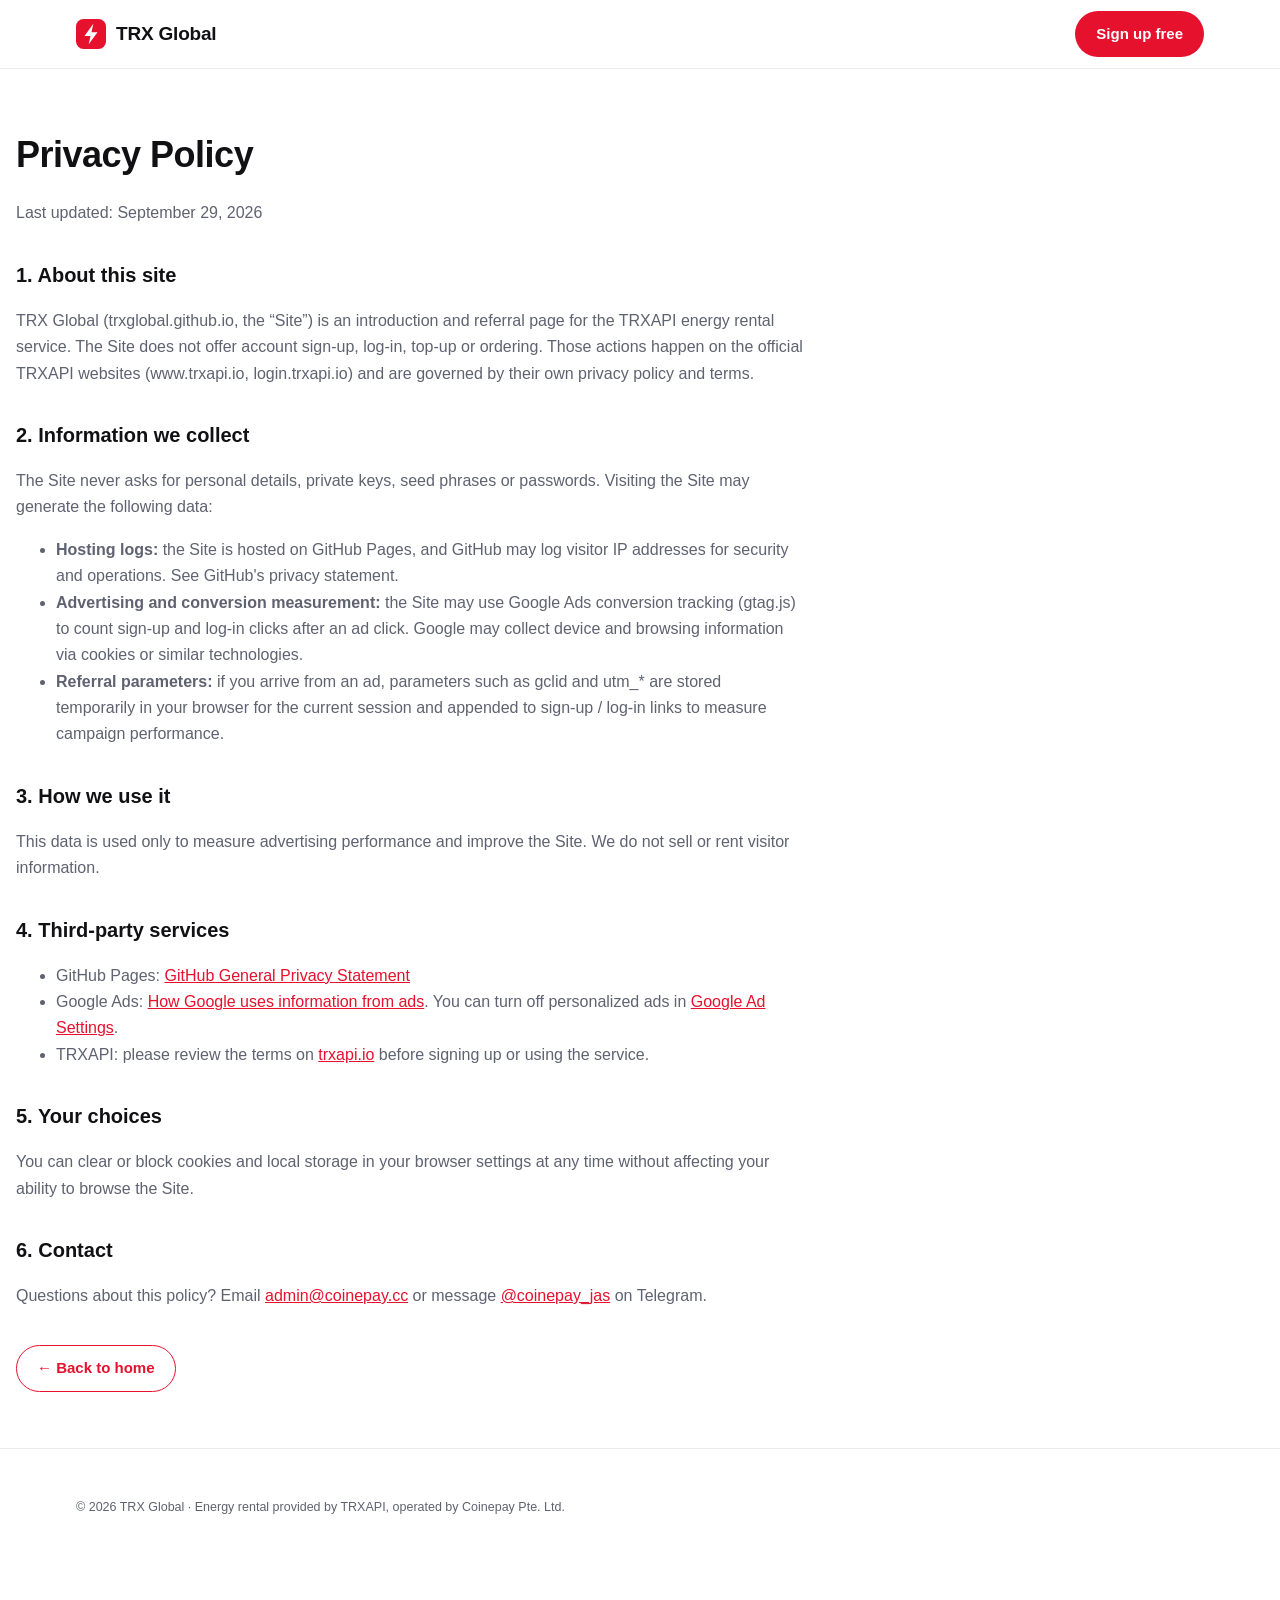
<file: en/privacy.html>
<!doctype html>
<html lang="en">
<head>
<!-- gtag -->
<!-- Google tag (gtag.js) -->
<script async src="https://www.googletagmanager.com/gtag/js?id=AW-18481729310"></script>
<script>
  window.dataLayer = window.dataLayer || [];
  function gtag(){dataLayer.push(arguments);}
  gtag('js', new Date());

  gtag('config', 'AW-18481729310');
</script>
<!-- /gtag -->
<meta charset="utf-8">
<meta name="viewport" content="width=device-width, initial-scale=1">
<title>Privacy Policy | TRX Global</title>
<meta name="description" content="TRX Global privacy policy: what this site collects, how it is used, and your choices.">
<link rel="canonical" href="https://trxglobal.github.io/en/privacy.html">
<link rel="icon" href="/favicon.svg" type="image/svg+xml">
<meta name="theme-color" content="#ffffff">
<!-- css --><style>
/* TRX Global 落地页样式：白底 + 红色品牌色，胶囊按钮、大圆角卡片；无外部依赖，保证广告落地页首屏速度 */
:root {
  --bg: #ffffff;
  --bg-2: #f6f6f8;
  --card: #ffffff;
  --line: #ebebef;
  --text: #111114;
  --muted: #5f6270;
  --accent: #e5112d;
  --accent-d: #c40d25;
  --accent-soft: #fdecee;
  --ok: #10a36a;
  --ok-soft: #e7f7f0;
  --bad: #d7263d;
  --shadow: 0 1px 2px rgba(17, 17, 20, .04), 0 8px 24px rgba(17, 17, 20, .06);
  --radius: 20px;
  --max: 1160px;
}
* { box-sizing: border-box; }
html { scroll-behavior: smooth; -webkit-text-size-adjust: 100%; }
body {
  margin: 0;
  background: var(--bg);
  color: var(--text);
  font: 16px/1.65 -apple-system, BlinkMacSystemFont, "Segoe UI", "PingFang SC", "PingFang TC", "Hiragino Sans GB", "Microsoft YaHei", "Microsoft JhengHei", "Noto Sans SC", Roboto, sans-serif;
  -webkit-font-smoothing: antialiased;
}
a { color: inherit; }
img, svg { display: block; }
.wrap { max-width: var(--max); margin: 0 auto; padding: 0 16px; }

/* 顶栏 */
.nav {
  position: sticky; top: 0; z-index: 10;
  background: rgba(255, 255, 255, .9);
  backdrop-filter: saturate(180%) blur(12px);
  -webkit-backdrop-filter: saturate(180%) blur(12px);
  border-bottom: 1px solid var(--line);
}
.nav .wrap { display: flex; align-items: center; gap: 20px; height: 68px; }
.brand { display: flex; align-items: center; gap: 10px; font-weight: 800; text-decoration: none; font-size: 19px; white-space: nowrap; letter-spacing: -.2px; }
.brand svg { width: 30px; height: 30px; }
.nav-links { display: flex; gap: 26px; margin-left: 20px; }
.nav-links a { text-decoration: none; color: var(--muted); font-size: 15px; font-weight: 500; }
.nav-links a:hover { color: var(--text); }
.nav-cta { margin-left: auto; display: flex; gap: 10px; align-items: center; }

/* 语言切换：还原 PhotonPay —— 圆形国旗 + 当前语言，悬停展开，按地区分组列出可选语言 */
.lsw { position: relative; }
.lsw-btn {
  display: flex; align-items: center; height: 44px; padding: 0 16px; border: 0; border-radius: 12px;
  background: transparent; color: var(--text); font: inherit; font-size: 14px; font-weight: 500; cursor: pointer;
  transition: background .2s;
}
.lsw.open .lsw-btn { background: rgba(229, 17, 45, .08); }
.lsw .flag { width: 24px; height: 24px; border-radius: 50%; object-fit: cover; flex: none; box-shadow: 0 0 0 1px rgba(0, 0, 0, .06); }
.lsw-btn .flag { margin-right: 8px; }
.lsw-btn .lbl { margin-right: 8px; white-space: nowrap; }
.lsw-btn svg.c { width: 14px; height: 14px; transition: transform .2s; }
.lsw.open svg.c { transform: rotate(180deg); }
/* 面板与按钮之间留 10px 透明区，鼠标移过去时不会断开悬停 */
.lsw-pop {
  position: absolute; top: 100%; left: 50%; padding-top: 10px; z-index: 30;
  visibility: hidden; opacity: 0; transform: translate(-50%, 4px); transition: opacity .2s, transform .2s, visibility .2s;
}
.lsw.open .lsw-pop { visibility: visible; opacity: 1; transform: translate(-50%, 0); }
/* 有鼠标的设备悬停即展开（同 PhotonPay）；触屏设备靠点击切换 .open */
@media (hover: hover) {
  .lsw:hover .lsw-btn { background: rgba(229, 17, 45, .08); }
  .lsw:hover svg.c { transform: rotate(180deg); }
  .lsw:hover .lsw-pop { visibility: visible; opacity: 1; transform: translate(-50%, 0); }
}
.lsw-pop ul {
  position: relative; width: 276px; margin: 0; padding: 24px; list-style: none;
  display: flex; flex-direction: column; gap: 16px;
  background: #fff; border: 1px solid #ebeef5; border-radius: 12px; box-shadow: 0 0 12px rgba(0, 0, 0, .12);
}
.lsw-pop ul::before {
  content: ""; position: absolute; top: -6px; left: calc(50% - 5px); width: 10px; height: 10px;
  background: #fff; border-left: 1px solid #ebeef5; border-top: 1px solid #ebeef5; transform: rotate(45deg);
}
.lsw-pop li {
  display: flex; align-items: center; min-height: 52px; padding: 4px 0 4px 8px; border-radius: 12px;
  cursor: pointer; transition: background .2s;
}
.lsw-pop li:hover { background: rgba(0, 0, 0, .04); }
.lsw-pop li .flag { margin-right: 8px; }
.lsw-pop .rn { padding-left: 8px; font-size: 14px; font-weight: 500; line-height: 22px; color: var(--text); }
.lsw-pop .rl { display: flex; align-items: center; white-space: nowrap; }
.lsw-pop .rl a {
  padding: 0 8px; font-size: 12px; font-weight: 500; line-height: 18px; text-decoration: none;
  color: rgba(17, 17, 20, .55); transition: color .2s;
}
.lsw-pop .rl a:hover { color: var(--text); }
.lsw-pop .rl a.on { color: var(--accent); }
.lsw-pop .rl i { width: 1px; height: 8px; background: rgba(0, 0, 0, .15); }

/* 按钮：胶囊形 */
.btn {
  display: inline-flex; align-items: center; justify-content: center; gap: 8px;
  padding: 10px 20px; border-radius: 999px; font-weight: 600; font-size: 15px;
  text-decoration: none; border: 1.5px solid transparent; cursor: pointer;
  transition: background .15s ease, border-color .15s ease, transform .15s ease;
  white-space: nowrap;
}
.btn:hover { transform: translateY(-1px); }
.btn-primary { background: var(--accent); color: #fff; }
.btn-primary:hover { background: var(--accent-d); }
.btn-ghost { border-color: var(--accent); color: var(--accent); background: #fff; }
.btn-ghost:hover { background: var(--accent-soft); }
.btn-lg { padding: 15px 30px; font-size: 17px; }

/* 首屏 */
.hero { padding: 72px 0 56px; overflow: hidden; }
.hero-grid { display: grid; grid-template-columns: 1.15fr .85fr; gap: 48px; align-items: center; }
.badge {
  display: inline-flex; align-items: center; gap: 8px; padding: 6px 14px; border-radius: 999px;
  background: var(--accent-soft); color: var(--accent-d); font-size: 13px; font-weight: 600;
}
.badge i { width: 7px; height: 7px; border-radius: 50%; background: var(--accent); }
.hero h1 { font-size: clamp(34px, 5.2vw, 60px); line-height: 1.12; margin: 20px 0 18px; letter-spacing: -1px; font-weight: 800; }
.hero h1 em { font-style: normal; color: var(--accent); }
.hero p.lead { color: var(--muted); font-size: clamp(16px, 1.8vw, 19px); max-width: 600px; margin: 0 0 32px; }
.hero-cta { display: flex; flex-wrap: wrap; gap: 12px; }
.hero-note { color: var(--muted); font-size: 13px; margin-top: 16px; }

/* 首屏插图：能量订单卡片 */
.hero-art { position: relative; padding: 28px 8px; }
.hero-art::before {
  content: ""; position: absolute; inset: 0 -10% 0 8%; border-radius: 36px;
  background: radial-gradient(120% 90% at 70% 20%, #ffd9de 0%, #fff0f2 45%, #f6f6f8 100%);
}
.mock {
  position: relative; max-width: 360px; margin: 0 auto; background: #fff; border-radius: 24px; padding: 22px;
  box-shadow: 0 2px 4px rgba(17, 17, 20, .04), 0 24px 60px rgba(229, 17, 45, .14);
}
.mock-top { display: flex; align-items: center; gap: 8px; font-weight: 700; margin-bottom: 14px; }
.mock-top .ok { margin-left: auto; font-size: 12px; font-weight: 700; color: var(--ok); background: var(--ok-soft); padding: 3px 10px; border-radius: 999px; }
.mock-top svg { width: 22px; height: 22px; }
.mock-row { display: flex; justify-content: space-between; padding: 10px 0; border-bottom: 1px solid var(--line); font-size: 14px; }
.mock-row span { color: var(--muted); }
.mock-row b { font-weight: 600; font-variant-numeric: tabular-nums; }
.mock-price { display: flex; justify-content: space-between; align-items: baseline; padding: 16px 0 12px; }
.mock-price span { color: var(--muted); font-size: 14px; }
.mock-price b { font-size: 28px; font-weight: 800; letter-spacing: -.5px; }
.mock-bar { height: 6px; border-radius: 999px; background: var(--bg-2); overflow: hidden; }
.mock-bar i { display: block; height: 100%; width: 100%; border-radius: inherit; background: linear-gradient(90deg, var(--accent), #ff5a6e); }
.mock-foot { margin-top: 10px; font-size: 12.5px; color: var(--muted); text-align: center; }
.chip {
  position: absolute; background: #fff; border-radius: 999px; padding: 9px 16px; font-size: 13.5px; font-weight: 700;
  box-shadow: 0 10px 30px rgba(17, 17, 20, .1); white-space: nowrap;
}
.chip-a { top: 6px; left: -4px; color: var(--accent); }
.chip-b { bottom: 4px; right: -4px; }

.stats { display: grid; grid-template-columns: repeat(4, 1fr); gap: 0; margin-top: 56px; border-top: 1px solid var(--line); }
.stat { padding: 24px 20px 0 0; }
.stat b { display: block; font-size: 34px; line-height: 1.15; font-weight: 800; letter-spacing: -.5px; }
.stat span { color: var(--muted); font-size: 14px; }

/* 通用区块 */
section { padding: 88px 0; }
section.alt { background: var(--bg-2); }
.sec-head { max-width: 720px; margin-bottom: 40px; }
.sec-head h2 { font-size: clamp(28px, 3.6vw, 42px); line-height: 1.2; margin: 0 0 12px; font-weight: 800; letter-spacing: -.6px; }
.sec-head p { color: var(--muted); margin: 0; font-size: 17px; }
.kicker { color: var(--accent); font-weight: 700; font-size: 13px; letter-spacing: 1px; text-transform: uppercase; margin-bottom: 10px; }

.grid { display: grid; gap: 18px; }
.g3 { grid-template-columns: repeat(3, 1fr); }
.g2 { grid-template-columns: repeat(2, 1fr); }
.card { background: var(--card); border: 1px solid var(--line); border-radius: var(--radius); padding: 28px; box-shadow: var(--shadow); }
section:not(.alt) .card { box-shadow: none; background: var(--bg-2); border-color: transparent; }
.card h3 { margin: 16px 0 6px; font-size: 19px; font-weight: 700; }
.card p { margin: 0; color: var(--muted); font-size: 15px; }
.ico { width: 46px; height: 46px; border-radius: 14px; display: grid; place-items: center; background: var(--accent-soft); color: var(--accent); }
.ico svg { width: 22px; height: 22px; }

/* 对比 */
.compare .card h3 { margin-top: 0; display: flex; align-items: center; gap: 8px; }
.compare ul { list-style: none; padding: 0; margin: 14px 0 0; }
.compare li { position: relative; padding-left: 26px; color: var(--muted); font-size: 15px; margin: 10px 0; }
.compare li::before { position: absolute; left: 0; top: 0; font-weight: 700; }
.compare .bad li::before { content: "✕"; color: #c4c6cd; }
.compare .good { background: linear-gradient(145deg, var(--accent), #ff4d62); color: #fff; border-color: transparent; box-shadow: 0 16px 40px rgba(229, 17, 45, .25); }
.compare .good li { color: rgba(255, 255, 255, .92); }
.compare .good li::before { content: "✓"; color: #fff; }
.compare .good .tag { background: #fff; color: var(--accent); }
.tag { display: inline-block; font-size: 12px; font-weight: 700; padding: 3px 10px; border-radius: 999px; background: var(--accent); color: #fff; }

/* 价格 */
.price { display: flex; flex-direction: column; }
.price.hot { border: 2px solid var(--accent); position: relative; }
.price .ribbon { position: absolute; top: -13px; left: 28px; background: var(--accent); color: #fff; font-size: 12px; font-weight: 700; padding: 4px 12px; border-radius: 999px; }
.price h3 { margin: 0; }
.price .amt { font-size: 48px; font-weight: 800; margin: 14px 0 2px; line-height: 1.1; letter-spacing: -1px; }
.price .amt small { font-size: 15px; color: var(--muted); font-weight: 500; letter-spacing: 0; }
.price ul { list-style: none; padding: 0; margin: 18px 0 26px; flex: 1; }
.price li { padding: 8px 0 8px 26px; position: relative; color: var(--muted); font-size: 15px; }
.price li::before { content: "✓"; position: absolute; left: 0; color: var(--accent); font-weight: 700; }
.price .btn { width: 100%; }
.fine { color: var(--muted); font-size: 13px; margin-top: 18px; }

/* 步骤 */
.steps { counter-reset: s; grid-template-columns: repeat(4, 1fr); }
.step::before {
  counter-increment: s; content: counter(s);
  display: grid; place-items: center; width: 40px; height: 40px; border-radius: 50%;
  background: var(--accent); color: #fff; font-weight: 800;
}

/* 开发者 */
.checks { list-style: none; padding: 0; margin: 0 0 26px; }
.checks li { padding: 8px 0 8px 28px; position: relative; color: var(--muted); }
.checks li::before { content: "✓"; position: absolute; left: 0; color: var(--accent); font-weight: 700; }
.checks b { color: var(--text); }

/* FAQ */
.faq { max-width: 880px; }
.faq details { background: #fff; border: 1px solid var(--line); border-radius: 16px; margin-bottom: 12px; }
.faq summary { cursor: pointer; list-style: none; padding: 20px 56px 20px 24px; font-weight: 600; font-size: 17px; position: relative; }
.faq summary::-webkit-details-marker { display: none; }
.faq summary::after { content: "+"; position: absolute; right: 24px; top: 50%; transform: translateY(-50%); color: var(--accent); font-size: 24px; font-weight: 400; }
.faq details[open] summary::after { content: "−"; }
.faq details p { margin: 0; padding: 0 24px 20px; color: var(--muted); }

/* 底部 CTA：红色块收尾 */
.final { text-align: center; }
.final .box {
  border-radius: 32px; padding: 72px 24px; color: #fff;
  background: radial-gradient(600px 280px at 85% 0%, rgba(255, 255, 255, .18), transparent 70%), linear-gradient(135deg, var(--accent), #ff4d62);
}
.final h2 { font-size: clamp(28px, 4vw, 44px); margin: 0 0 12px; font-weight: 800; letter-spacing: -.6px; }
.final p { color: rgba(255, 255, 255, .9); margin: 0 0 30px; font-size: 17px; }
.final .hero-cta { justify-content: center; }
.final .btn-primary { background: #fff; color: var(--accent); }
.final .btn-primary:hover { background: #fff5f6; }
.final .btn-ghost { border-color: #fff; color: #fff; background: transparent; }
.final .btn-ghost:hover { background: rgba(255, 255, 255, .14); }
.final .hero-note, .final .hero-note a { color: rgba(255, 255, 255, .92) !important; }

/* 页脚 */
footer { border-top: 1px solid var(--line); padding: 48px 0 96px; color: var(--muted); font-size: 14px; }
footer .cols { display: grid; grid-template-columns: 2fr 1fr 1fr; gap: 24px; }
footer h4 { color: var(--text); margin: 0 0 12px; font-size: 15px; }
footer ul { list-style: none; padding: 0; margin: 0; }
footer li { margin: 8px 0; }
footer a { text-decoration: none; }
footer a:hover { color: var(--text); }
footer .legal { margin-top: 28px; padding-top: 20px; border-top: 1px solid var(--line); font-size: 12.5px; line-height: 1.7; }
.flangs { display: flex; flex-wrap: wrap; gap: 6px 18px; margin-top: 28px; }
.flangs a[aria-current] { color: var(--text); font-weight: 600; }

/* 移动端底部常驻按钮 */
.mbar { display: none; }

/* 文档页（隐私政策） */
.doc { max-width: 820px; padding: 56px 16px 40px; }
.doc h1 { font-size: 36px; margin: 0 0 8px; font-weight: 800; letter-spacing: -.5px; }
.doc h2 { font-size: 20px; margin: 32px 0 8px; }
.doc p, .doc li { color: var(--muted); }
.doc a { color: var(--accent); }

@media (max-width: 960px) {
  .hero-grid { grid-template-columns: 1fr; gap: 32px; }
  .hero-art { max-width: 460px; }
  .g3, .steps { grid-template-columns: 1fr 1fr; }
  .stats { grid-template-columns: 1fr 1fr; }
  .nav-links { display: none; }
}
@media (max-width: 640px) {
  .g3, .g2, .steps { grid-template-columns: 1fr; }
  .hero { padding: 40px 0 32px; }
  section { padding: 60px 0; }
  .nav .btn-ghost { display: none; }
  .nav-cta { gap: 4px; }
  .lsw-btn { padding: 0 10px; }
  .lsw-btn .lbl { display: none; }
  .lsw-pop, .lsw.open .lsw-pop, .lsw:hover .lsw-pop { position: fixed; top: 68px; left: 16px; right: 16px; padding-top: 6px; transform: none; }
  .lsw-pop ul { width: auto; }
  .lsw-pop ul::before { display: none; }
  .hero-cta .btn { flex: 1 1 100%; }
  .hero-art::before { inset: 0 -16px; border-radius: 24px; }
  .chip-a { left: 4px; }
  .chip-b { right: 4px; }
  .stats { margin-top: 36px; }
  .final .box { border-radius: 24px; padding: 52px 20px; }
  footer .cols { grid-template-columns: 1fr; }
  .mbar {
    display: flex; gap: 10px; position: fixed; left: 0; right: 0; bottom: 0; z-index: 20;
    padding: 10px 16px calc(10px + env(safe-area-inset-bottom));
    background: rgba(255, 255, 255, .96); border-top: 1px solid var(--line);
  }
  .mbar .btn { flex: 1; }
}
@media (prefers-reduced-motion: reduce) {
  html { scroll-behavior: auto; }
  .btn { transition: none; }
}

/* 联系方式 */
.contacts { display: grid; grid-template-columns: repeat(5, 1fr); gap: 14px; }
.contact {
  display: flex; flex-direction: column; gap: 4px; padding: 22px; border-radius: var(--radius);
  background: var(--bg-2); text-decoration: none; transition: background .15s ease, transform .15s ease, box-shadow .15s ease;
}
.contact:hover { background: #fff; box-shadow: var(--shadow); transform: translateY(-2px); }
.contact .ico { margin-bottom: 10px; }
.contact.tg .ico { background: #e6f4fb; color: #229ed9; }
.contact.wa .ico { background: #e5f8ed; color: #1ebe5b; }
.contact b { font-size: 16px; }
.contact span:not(.ico) { color: var(--muted); font-size: 13.5px; flex: 1; }
.contact em { font-style: normal; font-weight: 600; font-size: 14px; color: var(--accent); margin-top: 10px; word-break: break-all; }
.hero h1 em { white-space: nowrap; }
@media (max-width: 1100px) { .contacts { grid-template-columns: repeat(3, 1fr); } }
@media (max-width: 640px) { .contacts { grid-template-columns: 1fr 1fr; } }

/* 窄屏适配：网格子项允许收缩，长按钮文字可换行，避免撑出横向滚动 */
.grid > * { min-width: 0; }
.price .btn, .contact em { white-space: normal; text-align: center; }
@media (max-width: 640px) {
  .price .amt { font-size: 40px; }
  .card { padding: 22px; }
}
/* 小屏手机（iPhone SE / 小尺寸安卓）：底部常驻栏已有注册按钮，顶栏只保留 logo 与语言切换 */
@media (max-width: 380px) {
  .nav .btn-primary { display: none; }
  .brand { font-size: 17px; gap: 8px; }
  .brand svg { width: 26px; height: 26px; }
  .hero h1 { font-size: 30px; }
  .stat b { font-size: 28px; }
  .contacts { grid-template-columns: 1fr; }
}
</style><!-- /css -->
</head>
<body>
<header class="nav">
  <div class="wrap">
    <a class="brand" href="/en/"><svg viewBox="0 0 32 32" aria-hidden="true"><rect width="32" height="32" rx="8" fill="#e5112d"/><path d="M18.5 5 9 18h6.5L13.5 27 23 14h-6.5z" fill="#fff"/></svg>TRX Global</a>
    <div class="nav-cta">
      <a class="btn btn-primary" href="https://login.trxapi.io/register" data-out="register">Sign up free</a>
    </div>
  </div>
</header>

<main class="doc">
  <h1>Privacy Policy</h1>
  <p>Last updated: September 29, 2026</p>

  <h2>1. About this site</h2>
  <p>TRX Global (trxglobal.github.io, the “Site”) is an introduction and referral page for the TRXAPI energy rental service. The Site does not offer account sign-up, log-in, top-up or ordering. Those actions happen on the official TRXAPI websites (www.trxapi.io, login.trxapi.io) and are governed by their own privacy policy and terms.</p>

  <h2>2. Information we collect</h2>
  <p>The Site never asks for personal details, private keys, seed phrases or passwords. Visiting the Site may generate the following data:</p>
  <ul>
    <li><b>Hosting logs:</b> the Site is hosted on GitHub Pages, and GitHub may log visitor IP addresses for security and operations. See GitHub's privacy statement.</li>
    <li><b>Advertising and conversion measurement:</b> the Site may use Google Ads conversion tracking (gtag.js) to count sign-up and log-in clicks after an ad click. Google may collect device and browsing information via cookies or similar technologies.</li>
    <li><b>Referral parameters:</b> if you arrive from an ad, parameters such as gclid and utm_* are stored temporarily in your browser for the current session and appended to sign-up / log-in links to measure campaign performance.</li>
  </ul>

  <h2>3. How we use it</h2>
  <p>This data is used only to measure advertising performance and improve the Site. We do not sell or rent visitor information.</p>

  <h2>4. Third-party services</h2>
  <ul>
    <li>GitHub Pages: <a href="https://docs.github.com/en/site-policy/privacy-policies/github-general-privacy-statement" rel="noopener">GitHub General Privacy Statement</a></li>
    <li>Google Ads: <a href="https://policies.google.com/technologies/ads" rel="noopener">How Google uses information from ads</a>. You can turn off personalized ads in <a href="https://adssettings.google.com/" rel="noopener">Google Ad Settings</a>.</li>
    <li>TRXAPI: please review the terms on <a href="https://www.trxapi.io/" rel="noopener">trxapi.io</a> before signing up or using the service.</li>
  </ul>

  <h2>5. Your choices</h2>
  <p>You can clear or block cookies and local storage in your browser settings at any time without affecting your ability to browse the Site.</p>

  <h2>6. Contact</h2>
  <p>Questions about this policy? Email <a href="mailto:admin@coinepay.cc">admin@coinepay.cc</a> or message <a href="https://t.me/coinepay_jas" rel="noopener">@coinepay_jas</a> on Telegram.</p>

  <p style="margin-top:36px"><a class="btn btn-ghost" href="/en/">← Back to home</a></p>
</main>

<footer>
  <div class="wrap">
    <div class="legal" style="margin-top:0;border-top:0;padding-top:0">© 2026 TRX Global · Energy rental provided by TRXAPI, operated by Coinepay Pte. Ltd.</div>
  </div>
</footer>
<!-- js --><script>
/*
 * 落地页脚本：
 * 1. 把广告带来的 gclid / utm_* 等参数透传到 trxapi.io 的外链上，方便在目标站做来源归因；
 * 2. 点击注册 / 登录 / 联系渠道时上报 Google Ads 转化（需在下方 CONFIG 填入转化标签）。
 * gtag.js 由 scripts/build.py 写在每个页面 <head> 最前面（ID 见 build.py 的 GTAG_ID），这里只负责上报事件。
 */
(function () {
  var CONFIG = {
    // Google Ads 转化 ID，须与 build.py 的 GTAG_ID 一致
    adsId: "AW-18481729310",
    // 转化标签，在 Google Ads「目标 → 转化」里创建后获得，形如 "AbCdEfGhIjKlMn"
    registerLabel: "",
    loginLabel: "",
    // 点击任一联系渠道（Telegram / WhatsApp / 在线客服等）的转化标签，可留空
    contactLabel: ""
  };

  // 语言切换：点击按钮展开（触屏设备）；点击页面其他位置或按 Esc 收起
  var lsw = document.querySelector(".lsw");
  if (lsw) {
    var btn = lsw.querySelector(".lsw-btn");
    var setOpen = function (open) {
      lsw.classList.toggle("open", open);
      btn.setAttribute("aria-expanded", open ? "true" : "false");
    };
    btn.addEventListener("click", function () { setOpen(!lsw.classList.contains("open")); });
    document.addEventListener("click", function (e) { if (!lsw.contains(e.target)) setOpen(false); });
    document.addEventListener("keydown", function (e) { if (e.key === "Escape") setOpen(false); });

    // 同一语言可能属于多个地区（如 English 对应香港 / 美国 / 英国 / 加拿大），
    // 记住访客选的地区，下次打开时按钮显示对应国旗，并高亮该地区下的当前语言
    var REGION_KEY = "trxg_region";
    var pageLang = lsw.getAttribute("data-lang");
    lsw.addEventListener("click", function (e) {
      var link = e.target.closest("a[data-region]");
      var row = e.target.closest("li[data-region]");
      if (!link && row) link = row.querySelector("a[data-region]"); // 点整行等同于点该地区第一个语言
      if (!link) return;
      try { localStorage.setItem(REGION_KEY, link.getAttribute("data-region")); } catch (err) {}
      if (link !== e.target) location.href = link.href;
    });
    var saved = null;
    try { saved = localStorage.getItem(REGION_KEY); } catch (err) {}
    var match = saved && lsw.querySelector('a[data-region="' + saved + '"][lang="' + pageLang + '"]');
    if (match) {
      var cur = lsw.querySelector(".rl a.on");
      if (cur) { cur.classList.remove("on"); cur.removeAttribute("aria-current"); }
      match.classList.add("on");
      match.setAttribute("aria-current", "page");
      btn.querySelector(".flag").src = "/assets/flags/" + saved + ".svg";
    }
  }

  var PASS_KEYS = ["gclid", "gbraid", "wbraid", "utm_source", "utm_medium", "utm_campaign", "utm_term", "utm_content"];
  var STORE_KEY = "trxg_attr";

  // 读取本次落地参数；没有则沿用本次会话里第一次落地时记下的参数
  var params = {};
  var qs = new URLSearchParams(location.search);
  PASS_KEYS.forEach(function (k) { if (qs.get(k)) params[k] = qs.get(k); });
  try {
    if (Object.keys(params).length) sessionStorage.setItem(STORE_KEY, JSON.stringify(params));
    else params = JSON.parse(sessionStorage.getItem(STORE_KEY) || "{}");
  } catch (e) { /* 隐私模式下 sessionStorage 可能不可用，忽略即可 */ }

  // 未投放广告的自然流量也打上来源，便于在 trxapi.io 后台区分
  if (!params.utm_source) {
    params.utm_source = "trxglobal";
    params.utm_medium = params.gclid ? "cpc" : "referral";
  }

  document.querySelectorAll("a[data-out]").forEach(function (a) {
    var url = new URL(a.href);
    Object.keys(params).forEach(function (k) {
      if (!url.searchParams.has(k)) url.searchParams.set(k, params[k]);
    });
    a.href = url.toString();
  });

  if (!CONFIG.adsId || typeof window.gtag !== "function") return;

  document.addEventListener("click", function (e) {
    var c = e.target.closest && e.target.closest("a[data-contact]");
    if (c) {
      // 联系渠道都在新标签页打开，直接上报即可，不影响跳转
      if (CONFIG.contactLabel) gtag("event", "conversion", { send_to: CONFIG.adsId + "/" + CONFIG.contactLabel });
      return;
    }
    var a = e.target.closest && e.target.closest("a[data-out]");
    if (!a) return;
    var label = a.dataset.out === "register" ? CONFIG.registerLabel : CONFIG.loginLabel;
    if (!label) return;
    // 新标签页打开时不阻塞跳转；同页跳转则等上报完成（最多 800ms）
    var href = a.href;
    var sameTab = a.target !== "_blank" && !e.metaKey && !e.ctrlKey;
    var done = false;
    var go = function () { if (!done) { done = true; if (sameTab) location.href = href; } };
    if (sameTab) e.preventDefault();
    gtag("event", "conversion", { send_to: CONFIG.adsId + "/" + label, event_callback: go });
    if (sameTab) setTimeout(go, 800);
  });
})();
</script><!-- /js -->
</body>
</html>
</file>
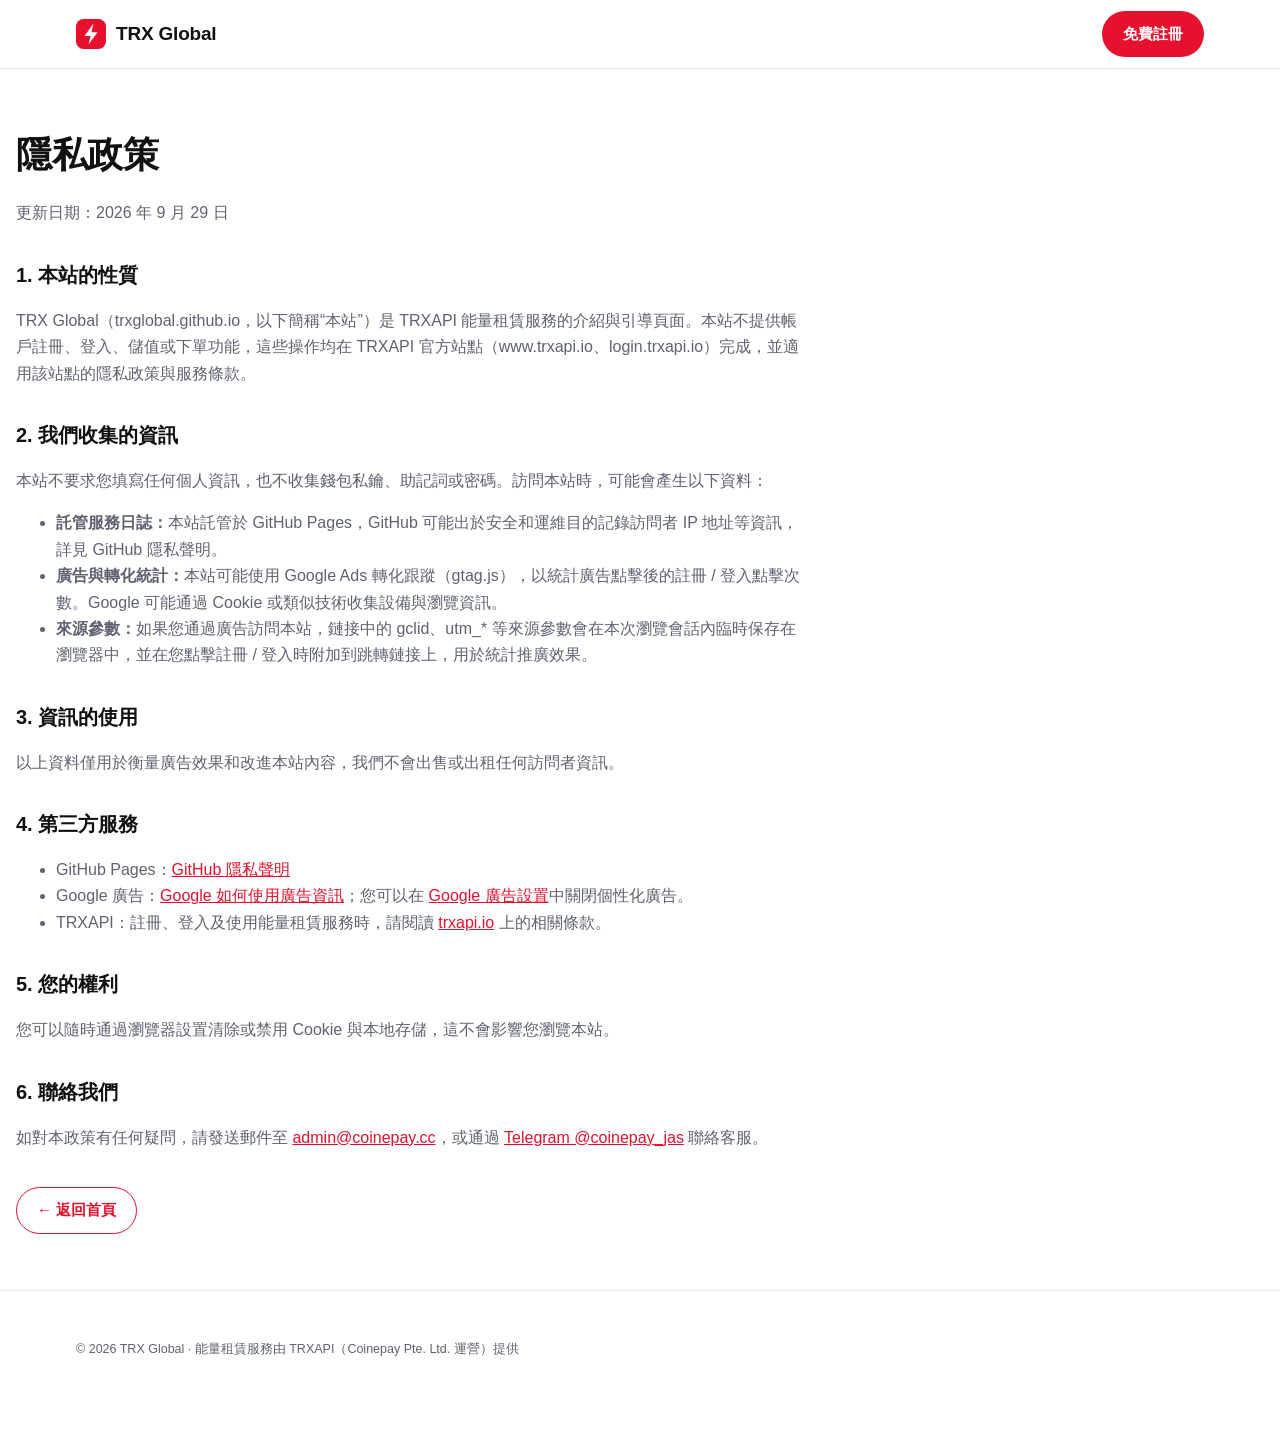
<file: zh-hant/privacy.html>
<!doctype html>
<html lang="zh-Hant">
<head>
<!-- gtag -->
<!-- Google tag (gtag.js) -->
<script async src="https://www.googletagmanager.com/gtag/js?id=AW-18481729310"></script>
<script>
  window.dataLayer = window.dataLayer || [];
  function gtag(){dataLayer.push(arguments);}
  gtag('js', new Date());

  gtag('config', 'AW-18481729310');
</script>
<!-- /gtag -->
<meta charset="utf-8">
<meta name="viewport" content="width=device-width, initial-scale=1">
<title>隱私政策 | TRX Global</title>
<meta name="description" content="TRX Global 隱私政策：本站收集哪些資訊、如何使用以及您的權利。">
<link rel="canonical" href="https://trxglobal.github.io/zh-hant/privacy.html">
<link rel="icon" href="/favicon.svg" type="image/svg+xml">
<meta name="theme-color" content="#ffffff">
<!-- css --><style>
/* TRX Global 落地页样式：白底 + 红色品牌色，胶囊按钮、大圆角卡片；无外部依赖，保证广告落地页首屏速度 */
:root {
  --bg: #ffffff;
  --bg-2: #f6f6f8;
  --card: #ffffff;
  --line: #ebebef;
  --text: #111114;
  --muted: #5f6270;
  --accent: #e5112d;
  --accent-d: #c40d25;
  --accent-soft: #fdecee;
  --ok: #10a36a;
  --ok-soft: #e7f7f0;
  --bad: #d7263d;
  --shadow: 0 1px 2px rgba(17, 17, 20, .04), 0 8px 24px rgba(17, 17, 20, .06);
  --radius: 20px;
  --max: 1160px;
}
* { box-sizing: border-box; }
html { scroll-behavior: smooth; -webkit-text-size-adjust: 100%; }
body {
  margin: 0;
  background: var(--bg);
  color: var(--text);
  font: 16px/1.65 -apple-system, BlinkMacSystemFont, "Segoe UI", "PingFang SC", "PingFang TC", "Hiragino Sans GB", "Microsoft YaHei", "Microsoft JhengHei", "Noto Sans SC", Roboto, sans-serif;
  -webkit-font-smoothing: antialiased;
}
a { color: inherit; }
img, svg { display: block; }
.wrap { max-width: var(--max); margin: 0 auto; padding: 0 16px; }

/* 顶栏 */
.nav {
  position: sticky; top: 0; z-index: 10;
  background: rgba(255, 255, 255, .9);
  backdrop-filter: saturate(180%) blur(12px);
  -webkit-backdrop-filter: saturate(180%) blur(12px);
  border-bottom: 1px solid var(--line);
}
.nav .wrap { display: flex; align-items: center; gap: 20px; height: 68px; }
.brand { display: flex; align-items: center; gap: 10px; font-weight: 800; text-decoration: none; font-size: 19px; white-space: nowrap; letter-spacing: -.2px; }
.brand svg { width: 30px; height: 30px; }
.nav-links { display: flex; gap: 26px; margin-left: 20px; }
.nav-links a { text-decoration: none; color: var(--muted); font-size: 15px; font-weight: 500; }
.nav-links a:hover { color: var(--text); }
.nav-cta { margin-left: auto; display: flex; gap: 10px; align-items: center; }

/* 语言切换：还原 PhotonPay —— 圆形国旗 + 当前语言，悬停展开，按地区分组列出可选语言 */
.lsw { position: relative; }
.lsw-btn {
  display: flex; align-items: center; height: 44px; padding: 0 16px; border: 0; border-radius: 12px;
  background: transparent; color: var(--text); font: inherit; font-size: 14px; font-weight: 500; cursor: pointer;
  transition: background .2s;
}
.lsw.open .lsw-btn { background: rgba(229, 17, 45, .08); }
.lsw .flag { width: 24px; height: 24px; border-radius: 50%; object-fit: cover; flex: none; box-shadow: 0 0 0 1px rgba(0, 0, 0, .06); }
.lsw-btn .flag { margin-right: 8px; }
.lsw-btn .lbl { margin-right: 8px; white-space: nowrap; }
.lsw-btn svg.c { width: 14px; height: 14px; transition: transform .2s; }
.lsw.open svg.c { transform: rotate(180deg); }
/* 面板与按钮之间留 10px 透明区，鼠标移过去时不会断开悬停 */
.lsw-pop {
  position: absolute; top: 100%; left: 50%; padding-top: 10px; z-index: 30;
  visibility: hidden; opacity: 0; transform: translate(-50%, 4px); transition: opacity .2s, transform .2s, visibility .2s;
}
.lsw.open .lsw-pop { visibility: visible; opacity: 1; transform: translate(-50%, 0); }
/* 有鼠标的设备悬停即展开（同 PhotonPay）；触屏设备靠点击切换 .open */
@media (hover: hover) {
  .lsw:hover .lsw-btn { background: rgba(229, 17, 45, .08); }
  .lsw:hover svg.c { transform: rotate(180deg); }
  .lsw:hover .lsw-pop { visibility: visible; opacity: 1; transform: translate(-50%, 0); }
}
.lsw-pop ul {
  position: relative; width: 276px; margin: 0; padding: 24px; list-style: none;
  display: flex; flex-direction: column; gap: 16px;
  background: #fff; border: 1px solid #ebeef5; border-radius: 12px; box-shadow: 0 0 12px rgba(0, 0, 0, .12);
}
.lsw-pop ul::before {
  content: ""; position: absolute; top: -6px; left: calc(50% - 5px); width: 10px; height: 10px;
  background: #fff; border-left: 1px solid #ebeef5; border-top: 1px solid #ebeef5; transform: rotate(45deg);
}
.lsw-pop li {
  display: flex; align-items: center; min-height: 52px; padding: 4px 0 4px 8px; border-radius: 12px;
  cursor: pointer; transition: background .2s;
}
.lsw-pop li:hover { background: rgba(0, 0, 0, .04); }
.lsw-pop li .flag { margin-right: 8px; }
.lsw-pop .rn { padding-left: 8px; font-size: 14px; font-weight: 500; line-height: 22px; color: var(--text); }
.lsw-pop .rl { display: flex; align-items: center; white-space: nowrap; }
.lsw-pop .rl a {
  padding: 0 8px; font-size: 12px; font-weight: 500; line-height: 18px; text-decoration: none;
  color: rgba(17, 17, 20, .55); transition: color .2s;
}
.lsw-pop .rl a:hover { color: var(--text); }
.lsw-pop .rl a.on { color: var(--accent); }
.lsw-pop .rl i { width: 1px; height: 8px; background: rgba(0, 0, 0, .15); }

/* 按钮：胶囊形 */
.btn {
  display: inline-flex; align-items: center; justify-content: center; gap: 8px;
  padding: 10px 20px; border-radius: 999px; font-weight: 600; font-size: 15px;
  text-decoration: none; border: 1.5px solid transparent; cursor: pointer;
  transition: background .15s ease, border-color .15s ease, transform .15s ease;
  white-space: nowrap;
}
.btn:hover { transform: translateY(-1px); }
.btn-primary { background: var(--accent); color: #fff; }
.btn-primary:hover { background: var(--accent-d); }
.btn-ghost { border-color: var(--accent); color: var(--accent); background: #fff; }
.btn-ghost:hover { background: var(--accent-soft); }
.btn-lg { padding: 15px 30px; font-size: 17px; }

/* 首屏 */
.hero { padding: 72px 0 56px; overflow: hidden; }
.hero-grid { display: grid; grid-template-columns: 1.15fr .85fr; gap: 48px; align-items: center; }
.badge {
  display: inline-flex; align-items: center; gap: 8px; padding: 6px 14px; border-radius: 999px;
  background: var(--accent-soft); color: var(--accent-d); font-size: 13px; font-weight: 600;
}
.badge i { width: 7px; height: 7px; border-radius: 50%; background: var(--accent); }
.hero h1 { font-size: clamp(34px, 5.2vw, 60px); line-height: 1.12; margin: 20px 0 18px; letter-spacing: -1px; font-weight: 800; }
.hero h1 em { font-style: normal; color: var(--accent); }
.hero p.lead { color: var(--muted); font-size: clamp(16px, 1.8vw, 19px); max-width: 600px; margin: 0 0 32px; }
.hero-cta { display: flex; flex-wrap: wrap; gap: 12px; }
.hero-note { color: var(--muted); font-size: 13px; margin-top: 16px; }

/* 首屏插图：能量订单卡片 */
.hero-art { position: relative; padding: 28px 8px; }
.hero-art::before {
  content: ""; position: absolute; inset: 0 -10% 0 8%; border-radius: 36px;
  background: radial-gradient(120% 90% at 70% 20%, #ffd9de 0%, #fff0f2 45%, #f6f6f8 100%);
}
.mock {
  position: relative; max-width: 360px; margin: 0 auto; background: #fff; border-radius: 24px; padding: 22px;
  box-shadow: 0 2px 4px rgba(17, 17, 20, .04), 0 24px 60px rgba(229, 17, 45, .14);
}
.mock-top { display: flex; align-items: center; gap: 8px; font-weight: 700; margin-bottom: 14px; }
.mock-top .ok { margin-left: auto; font-size: 12px; font-weight: 700; color: var(--ok); background: var(--ok-soft); padding: 3px 10px; border-radius: 999px; }
.mock-top svg { width: 22px; height: 22px; }
.mock-row { display: flex; justify-content: space-between; padding: 10px 0; border-bottom: 1px solid var(--line); font-size: 14px; }
.mock-row span { color: var(--muted); }
.mock-row b { font-weight: 600; font-variant-numeric: tabular-nums; }
.mock-price { display: flex; justify-content: space-between; align-items: baseline; padding: 16px 0 12px; }
.mock-price span { color: var(--muted); font-size: 14px; }
.mock-price b { font-size: 28px; font-weight: 800; letter-spacing: -.5px; }
.mock-bar { height: 6px; border-radius: 999px; background: var(--bg-2); overflow: hidden; }
.mock-bar i { display: block; height: 100%; width: 100%; border-radius: inherit; background: linear-gradient(90deg, var(--accent), #ff5a6e); }
.mock-foot { margin-top: 10px; font-size: 12.5px; color: var(--muted); text-align: center; }
.chip {
  position: absolute; background: #fff; border-radius: 999px; padding: 9px 16px; font-size: 13.5px; font-weight: 700;
  box-shadow: 0 10px 30px rgba(17, 17, 20, .1); white-space: nowrap;
}
.chip-a { top: 6px; left: -4px; color: var(--accent); }
.chip-b { bottom: 4px; right: -4px; }

.stats { display: grid; grid-template-columns: repeat(4, 1fr); gap: 0; margin-top: 56px; border-top: 1px solid var(--line); }
.stat { padding: 24px 20px 0 0; }
.stat b { display: block; font-size: 34px; line-height: 1.15; font-weight: 800; letter-spacing: -.5px; }
.stat span { color: var(--muted); font-size: 14px; }

/* 通用区块 */
section { padding: 88px 0; }
section.alt { background: var(--bg-2); }
.sec-head { max-width: 720px; margin-bottom: 40px; }
.sec-head h2 { font-size: clamp(28px, 3.6vw, 42px); line-height: 1.2; margin: 0 0 12px; font-weight: 800; letter-spacing: -.6px; }
.sec-head p { color: var(--muted); margin: 0; font-size: 17px; }
.kicker { color: var(--accent); font-weight: 700; font-size: 13px; letter-spacing: 1px; text-transform: uppercase; margin-bottom: 10px; }

.grid { display: grid; gap: 18px; }
.g3 { grid-template-columns: repeat(3, 1fr); }
.g2 { grid-template-columns: repeat(2, 1fr); }
.card { background: var(--card); border: 1px solid var(--line); border-radius: var(--radius); padding: 28px; box-shadow: var(--shadow); }
section:not(.alt) .card { box-shadow: none; background: var(--bg-2); border-color: transparent; }
.card h3 { margin: 16px 0 6px; font-size: 19px; font-weight: 700; }
.card p { margin: 0; color: var(--muted); font-size: 15px; }
.ico { width: 46px; height: 46px; border-radius: 14px; display: grid; place-items: center; background: var(--accent-soft); color: var(--accent); }
.ico svg { width: 22px; height: 22px; }

/* 对比 */
.compare .card h3 { margin-top: 0; display: flex; align-items: center; gap: 8px; }
.compare ul { list-style: none; padding: 0; margin: 14px 0 0; }
.compare li { position: relative; padding-left: 26px; color: var(--muted); font-size: 15px; margin: 10px 0; }
.compare li::before { position: absolute; left: 0; top: 0; font-weight: 700; }
.compare .bad li::before { content: "✕"; color: #c4c6cd; }
.compare .good { background: linear-gradient(145deg, var(--accent), #ff4d62); color: #fff; border-color: transparent; box-shadow: 0 16px 40px rgba(229, 17, 45, .25); }
.compare .good li { color: rgba(255, 255, 255, .92); }
.compare .good li::before { content: "✓"; color: #fff; }
.compare .good .tag { background: #fff; color: var(--accent); }
.tag { display: inline-block; font-size: 12px; font-weight: 700; padding: 3px 10px; border-radius: 999px; background: var(--accent); color: #fff; }

/* 价格 */
.price { display: flex; flex-direction: column; }
.price.hot { border: 2px solid var(--accent); position: relative; }
.price .ribbon { position: absolute; top: -13px; left: 28px; background: var(--accent); color: #fff; font-size: 12px; font-weight: 700; padding: 4px 12px; border-radius: 999px; }
.price h3 { margin: 0; }
.price .amt { font-size: 48px; font-weight: 800; margin: 14px 0 2px; line-height: 1.1; letter-spacing: -1px; }
.price .amt small { font-size: 15px; color: var(--muted); font-weight: 500; letter-spacing: 0; }
.price ul { list-style: none; padding: 0; margin: 18px 0 26px; flex: 1; }
.price li { padding: 8px 0 8px 26px; position: relative; color: var(--muted); font-size: 15px; }
.price li::before { content: "✓"; position: absolute; left: 0; color: var(--accent); font-weight: 700; }
.price .btn { width: 100%; }
.fine { color: var(--muted); font-size: 13px; margin-top: 18px; }

/* 步骤 */
.steps { counter-reset: s; grid-template-columns: repeat(4, 1fr); }
.step::before {
  counter-increment: s; content: counter(s);
  display: grid; place-items: center; width: 40px; height: 40px; border-radius: 50%;
  background: var(--accent); color: #fff; font-weight: 800;
}

/* 开发者 */
.checks { list-style: none; padding: 0; margin: 0 0 26px; }
.checks li { padding: 8px 0 8px 28px; position: relative; color: var(--muted); }
.checks li::before { content: "✓"; position: absolute; left: 0; color: var(--accent); font-weight: 700; }
.checks b { color: var(--text); }

/* FAQ */
.faq { max-width: 880px; }
.faq details { background: #fff; border: 1px solid var(--line); border-radius: 16px; margin-bottom: 12px; }
.faq summary { cursor: pointer; list-style: none; padding: 20px 56px 20px 24px; font-weight: 600; font-size: 17px; position: relative; }
.faq summary::-webkit-details-marker { display: none; }
.faq summary::after { content: "+"; position: absolute; right: 24px; top: 50%; transform: translateY(-50%); color: var(--accent); font-size: 24px; font-weight: 400; }
.faq details[open] summary::after { content: "−"; }
.faq details p { margin: 0; padding: 0 24px 20px; color: var(--muted); }

/* 底部 CTA：红色块收尾 */
.final { text-align: center; }
.final .box {
  border-radius: 32px; padding: 72px 24px; color: #fff;
  background: radial-gradient(600px 280px at 85% 0%, rgba(255, 255, 255, .18), transparent 70%), linear-gradient(135deg, var(--accent), #ff4d62);
}
.final h2 { font-size: clamp(28px, 4vw, 44px); margin: 0 0 12px; font-weight: 800; letter-spacing: -.6px; }
.final p { color: rgba(255, 255, 255, .9); margin: 0 0 30px; font-size: 17px; }
.final .hero-cta { justify-content: center; }
.final .btn-primary { background: #fff; color: var(--accent); }
.final .btn-primary:hover { background: #fff5f6; }
.final .btn-ghost { border-color: #fff; color: #fff; background: transparent; }
.final .btn-ghost:hover { background: rgba(255, 255, 255, .14); }
.final .hero-note, .final .hero-note a { color: rgba(255, 255, 255, .92) !important; }

/* 页脚 */
footer { border-top: 1px solid var(--line); padding: 48px 0 96px; color: var(--muted); font-size: 14px; }
footer .cols { display: grid; grid-template-columns: 2fr 1fr 1fr; gap: 24px; }
footer h4 { color: var(--text); margin: 0 0 12px; font-size: 15px; }
footer ul { list-style: none; padding: 0; margin: 0; }
footer li { margin: 8px 0; }
footer a { text-decoration: none; }
footer a:hover { color: var(--text); }
footer .legal { margin-top: 28px; padding-top: 20px; border-top: 1px solid var(--line); font-size: 12.5px; line-height: 1.7; }
.flangs { display: flex; flex-wrap: wrap; gap: 6px 18px; margin-top: 28px; }
.flangs a[aria-current] { color: var(--text); font-weight: 600; }

/* 移动端底部常驻按钮 */
.mbar { display: none; }

/* 文档页（隐私政策） */
.doc { max-width: 820px; padding: 56px 16px 40px; }
.doc h1 { font-size: 36px; margin: 0 0 8px; font-weight: 800; letter-spacing: -.5px; }
.doc h2 { font-size: 20px; margin: 32px 0 8px; }
.doc p, .doc li { color: var(--muted); }
.doc a { color: var(--accent); }

@media (max-width: 960px) {
  .hero-grid { grid-template-columns: 1fr; gap: 32px; }
  .hero-art { max-width: 460px; }
  .g3, .steps { grid-template-columns: 1fr 1fr; }
  .stats { grid-template-columns: 1fr 1fr; }
  .nav-links { display: none; }
}
@media (max-width: 640px) {
  .g3, .g2, .steps { grid-template-columns: 1fr; }
  .hero { padding: 40px 0 32px; }
  section { padding: 60px 0; }
  .nav .btn-ghost { display: none; }
  .nav-cta { gap: 4px; }
  .lsw-btn { padding: 0 10px; }
  .lsw-btn .lbl { display: none; }
  .lsw-pop, .lsw.open .lsw-pop, .lsw:hover .lsw-pop { position: fixed; top: 68px; left: 16px; right: 16px; padding-top: 6px; transform: none; }
  .lsw-pop ul { width: auto; }
  .lsw-pop ul::before { display: none; }
  .hero-cta .btn { flex: 1 1 100%; }
  .hero-art::before { inset: 0 -16px; border-radius: 24px; }
  .chip-a { left: 4px; }
  .chip-b { right: 4px; }
  .stats { margin-top: 36px; }
  .final .box { border-radius: 24px; padding: 52px 20px; }
  footer .cols { grid-template-columns: 1fr; }
  .mbar {
    display: flex; gap: 10px; position: fixed; left: 0; right: 0; bottom: 0; z-index: 20;
    padding: 10px 16px calc(10px + env(safe-area-inset-bottom));
    background: rgba(255, 255, 255, .96); border-top: 1px solid var(--line);
  }
  .mbar .btn { flex: 1; }
}
@media (prefers-reduced-motion: reduce) {
  html { scroll-behavior: auto; }
  .btn { transition: none; }
}

/* 联系方式 */
.contacts { display: grid; grid-template-columns: repeat(5, 1fr); gap: 14px; }
.contact {
  display: flex; flex-direction: column; gap: 4px; padding: 22px; border-radius: var(--radius);
  background: var(--bg-2); text-decoration: none; transition: background .15s ease, transform .15s ease, box-shadow .15s ease;
}
.contact:hover { background: #fff; box-shadow: var(--shadow); transform: translateY(-2px); }
.contact .ico { margin-bottom: 10px; }
.contact.tg .ico { background: #e6f4fb; color: #229ed9; }
.contact.wa .ico { background: #e5f8ed; color: #1ebe5b; }
.contact b { font-size: 16px; }
.contact span:not(.ico) { color: var(--muted); font-size: 13.5px; flex: 1; }
.contact em { font-style: normal; font-weight: 600; font-size: 14px; color: var(--accent); margin-top: 10px; word-break: break-all; }
.hero h1 em { white-space: nowrap; }
@media (max-width: 1100px) { .contacts { grid-template-columns: repeat(3, 1fr); } }
@media (max-width: 640px) { .contacts { grid-template-columns: 1fr 1fr; } }

/* 窄屏适配：网格子项允许收缩，长按钮文字可换行，避免撑出横向滚动 */
.grid > * { min-width: 0; }
.price .btn, .contact em { white-space: normal; text-align: center; }
@media (max-width: 640px) {
  .price .amt { font-size: 40px; }
  .card { padding: 22px; }
}
/* 小屏手机（iPhone SE / 小尺寸安卓）：底部常驻栏已有注册按钮，顶栏只保留 logo 与语言切换 */
@media (max-width: 380px) {
  .nav .btn-primary { display: none; }
  .brand { font-size: 17px; gap: 8px; }
  .brand svg { width: 26px; height: 26px; }
  .hero h1 { font-size: 30px; }
  .stat b { font-size: 28px; }
  .contacts { grid-template-columns: 1fr; }
}
</style><!-- /css -->
</head>
<body>
<header class="nav">
  <div class="wrap">
    <a class="brand" href="/zh-hant/"><svg viewBox="0 0 32 32" aria-hidden="true"><rect width="32" height="32" rx="8" fill="#e5112d"/><path d="M18.5 5 9 18h6.5L13.5 27 23 14h-6.5z" fill="#fff"/></svg>TRX Global</a>
    <div class="nav-cta">
      <a class="btn btn-primary" href="https://login.trxapi.io/register" data-out="register">免費註冊</a>
    </div>
  </div>
</header>

<main class="doc">
  <h1>隱私政策</h1>
  <p>更新日期：2026 年 9 月 29 日</p>

  <h2>1. 本站的性質</h2>
  <p>TRX Global（trxglobal.github.io，以下簡稱“本站”）是 TRXAPI 能量租賃服務的介紹與引導頁面。本站不提供帳戶註冊、登入、儲值或下單功能，這些操作均在 TRXAPI 官方站點（www.trxapi.io、login.trxapi.io）完成，並適用該站點的隱私政策與服務條款。</p>

  <h2>2. 我們收集的資訊</h2>
  <p>本站不要求您填寫任何個人資訊，也不收集錢包私鑰、助記詞或密碼。訪問本站時，可能會產生以下資料：</p>
  <ul>
    <li><b>託管服務日誌：</b>本站託管於 GitHub Pages，GitHub 可能出於安全和運維目的記錄訪問者 IP 地址等資訊，詳見 GitHub 隱私聲明。</li>
    <li><b>廣告與轉化統計：</b>本站可能使用 Google Ads 轉化跟蹤（gtag.js），以統計廣告點擊後的註冊 / 登入點擊次數。Google 可能通過 Cookie 或類似技術收集設備與瀏覽資訊。</li>
    <li><b>來源參數：</b>如果您通過廣告訪問本站，鏈接中的 gclid、utm_* 等來源參數會在本次瀏覽會話內臨時保存在瀏覽器中，並在您點擊註冊 / 登入時附加到跳轉鏈接上，用於統計推廣效果。</li>
  </ul>

  <h2>3. 資訊的使用</h2>
  <p>以上資料僅用於衡量廣告效果和改進本站內容，我們不會出售或出租任何訪問者資訊。</p>

  <h2>4. 第三方服務</h2>
  <ul>
    <li>GitHub Pages：<a href="https://docs.github.com/zh/site-policy/privacy-policies/github-general-privacy-statement" rel="noopener">GitHub 隱私聲明</a></li>
    <li>Google 廣告：<a href="https://policies.google.com/technologies/ads?hl=zh-CN" rel="noopener">Google 如何使用廣告資訊</a>；您可以在 <a href="https://adssettings.google.com/" rel="noopener">Google 廣告設置</a>中關閉個性化廣告。</li>
    <li>TRXAPI：註冊、登入及使用能量租賃服務時，請閱讀 <a href="https://www.trxapi.io/" rel="noopener">trxapi.io</a> 上的相關條款。</li>
  </ul>

  <h2>5. 您的權利</h2>
  <p>您可以隨時通過瀏覽器設置清除或禁用 Cookie 與本地存儲，這不會影響您瀏覽本站。</p>

  <h2>6. 聯絡我們</h2>
  <p>如對本政策有任何疑問，請發送郵件至 <a href="mailto:admin@coinepay.cc">admin@coinepay.cc</a>，或通過 <a href="https://t.me/coinepay_jas" rel="noopener">Telegram @coinepay_jas</a> 聯絡客服。</p>

  <p style="margin-top:36px"><a class="btn btn-ghost" href="/zh-hant/">← 返回首頁</a></p>
</main>

<footer>
  <div class="wrap">
    <div class="legal" style="margin-top:0;border-top:0;padding-top:0">© 2026 TRX Global · 能量租賃服務由 TRXAPI（Coinepay Pte. Ltd. 運營）提供</div>
  </div>
</footer>
<!-- js --><script>
/*
 * 落地页脚本：
 * 1. 把广告带来的 gclid / utm_* 等参数透传到 trxapi.io 的外链上，方便在目标站做来源归因；
 * 2. 点击注册 / 登录 / 联系渠道时上报 Google Ads 转化（需在下方 CONFIG 填入转化标签）。
 * gtag.js 由 scripts/build.py 写在每个页面 <head> 最前面（ID 见 build.py 的 GTAG_ID），这里只负责上报事件。
 */
(function () {
  var CONFIG = {
    // Google Ads 转化 ID，须与 build.py 的 GTAG_ID 一致
    adsId: "AW-18481729310",
    // 转化标签，在 Google Ads「目标 → 转化」里创建后获得，形如 "AbCdEfGhIjKlMn"
    registerLabel: "",
    loginLabel: "",
    // 点击任一联系渠道（Telegram / WhatsApp / 在线客服等）的转化标签，可留空
    contactLabel: ""
  };

  // 语言切换：点击按钮展开（触屏设备）；点击页面其他位置或按 Esc 收起
  var lsw = document.querySelector(".lsw");
  if (lsw) {
    var btn = lsw.querySelector(".lsw-btn");
    var setOpen = function (open) {
      lsw.classList.toggle("open", open);
      btn.setAttribute("aria-expanded", open ? "true" : "false");
    };
    btn.addEventListener("click", function () { setOpen(!lsw.classList.contains("open")); });
    document.addEventListener("click", function (e) { if (!lsw.contains(e.target)) setOpen(false); });
    document.addEventListener("keydown", function (e) { if (e.key === "Escape") setOpen(false); });

    // 同一语言可能属于多个地区（如 English 对应香港 / 美国 / 英国 / 加拿大），
    // 记住访客选的地区，下次打开时按钮显示对应国旗，并高亮该地区下的当前语言
    var REGION_KEY = "trxg_region";
    var pageLang = lsw.getAttribute("data-lang");
    lsw.addEventListener("click", function (e) {
      var link = e.target.closest("a[data-region]");
      var row = e.target.closest("li[data-region]");
      if (!link && row) link = row.querySelector("a[data-region]"); // 点整行等同于点该地区第一个语言
      if (!link) return;
      try { localStorage.setItem(REGION_KEY, link.getAttribute("data-region")); } catch (err) {}
      if (link !== e.target) location.href = link.href;
    });
    var saved = null;
    try { saved = localStorage.getItem(REGION_KEY); } catch (err) {}
    var match = saved && lsw.querySelector('a[data-region="' + saved + '"][lang="' + pageLang + '"]');
    if (match) {
      var cur = lsw.querySelector(".rl a.on");
      if (cur) { cur.classList.remove("on"); cur.removeAttribute("aria-current"); }
      match.classList.add("on");
      match.setAttribute("aria-current", "page");
      btn.querySelector(".flag").src = "/assets/flags/" + saved + ".svg";
    }
  }

  var PASS_KEYS = ["gclid", "gbraid", "wbraid", "utm_source", "utm_medium", "utm_campaign", "utm_term", "utm_content"];
  var STORE_KEY = "trxg_attr";

  // 读取本次落地参数；没有则沿用本次会话里第一次落地时记下的参数
  var params = {};
  var qs = new URLSearchParams(location.search);
  PASS_KEYS.forEach(function (k) { if (qs.get(k)) params[k] = qs.get(k); });
  try {
    if (Object.keys(params).length) sessionStorage.setItem(STORE_KEY, JSON.stringify(params));
    else params = JSON.parse(sessionStorage.getItem(STORE_KEY) || "{}");
  } catch (e) { /* 隐私模式下 sessionStorage 可能不可用，忽略即可 */ }

  // 未投放广告的自然流量也打上来源，便于在 trxapi.io 后台区分
  if (!params.utm_source) {
    params.utm_source = "trxglobal";
    params.utm_medium = params.gclid ? "cpc" : "referral";
  }

  document.querySelectorAll("a[data-out]").forEach(function (a) {
    var url = new URL(a.href);
    Object.keys(params).forEach(function (k) {
      if (!url.searchParams.has(k)) url.searchParams.set(k, params[k]);
    });
    a.href = url.toString();
  });

  if (!CONFIG.adsId || typeof window.gtag !== "function") return;

  document.addEventListener("click", function (e) {
    var c = e.target.closest && e.target.closest("a[data-contact]");
    if (c) {
      // 联系渠道都在新标签页打开，直接上报即可，不影响跳转
      if (CONFIG.contactLabel) gtag("event", "conversion", { send_to: CONFIG.adsId + "/" + CONFIG.contactLabel });
      return;
    }
    var a = e.target.closest && e.target.closest("a[data-out]");
    if (!a) return;
    var label = a.dataset.out === "register" ? CONFIG.registerLabel : CONFIG.loginLabel;
    if (!label) return;
    // 新标签页打开时不阻塞跳转；同页跳转则等上报完成（最多 800ms）
    var href = a.href;
    var sameTab = a.target !== "_blank" && !e.metaKey && !e.ctrlKey;
    var done = false;
    var go = function () { if (!done) { done = true; if (sameTab) location.href = href; } };
    if (sameTab) e.preventDefault();
    gtag("event", "conversion", { send_to: CONFIG.adsId + "/" + label, event_callback: go });
    if (sameTab) setTimeout(go, 800);
  });
})();
</script><!-- /js -->
</body>
</html>
</file>
